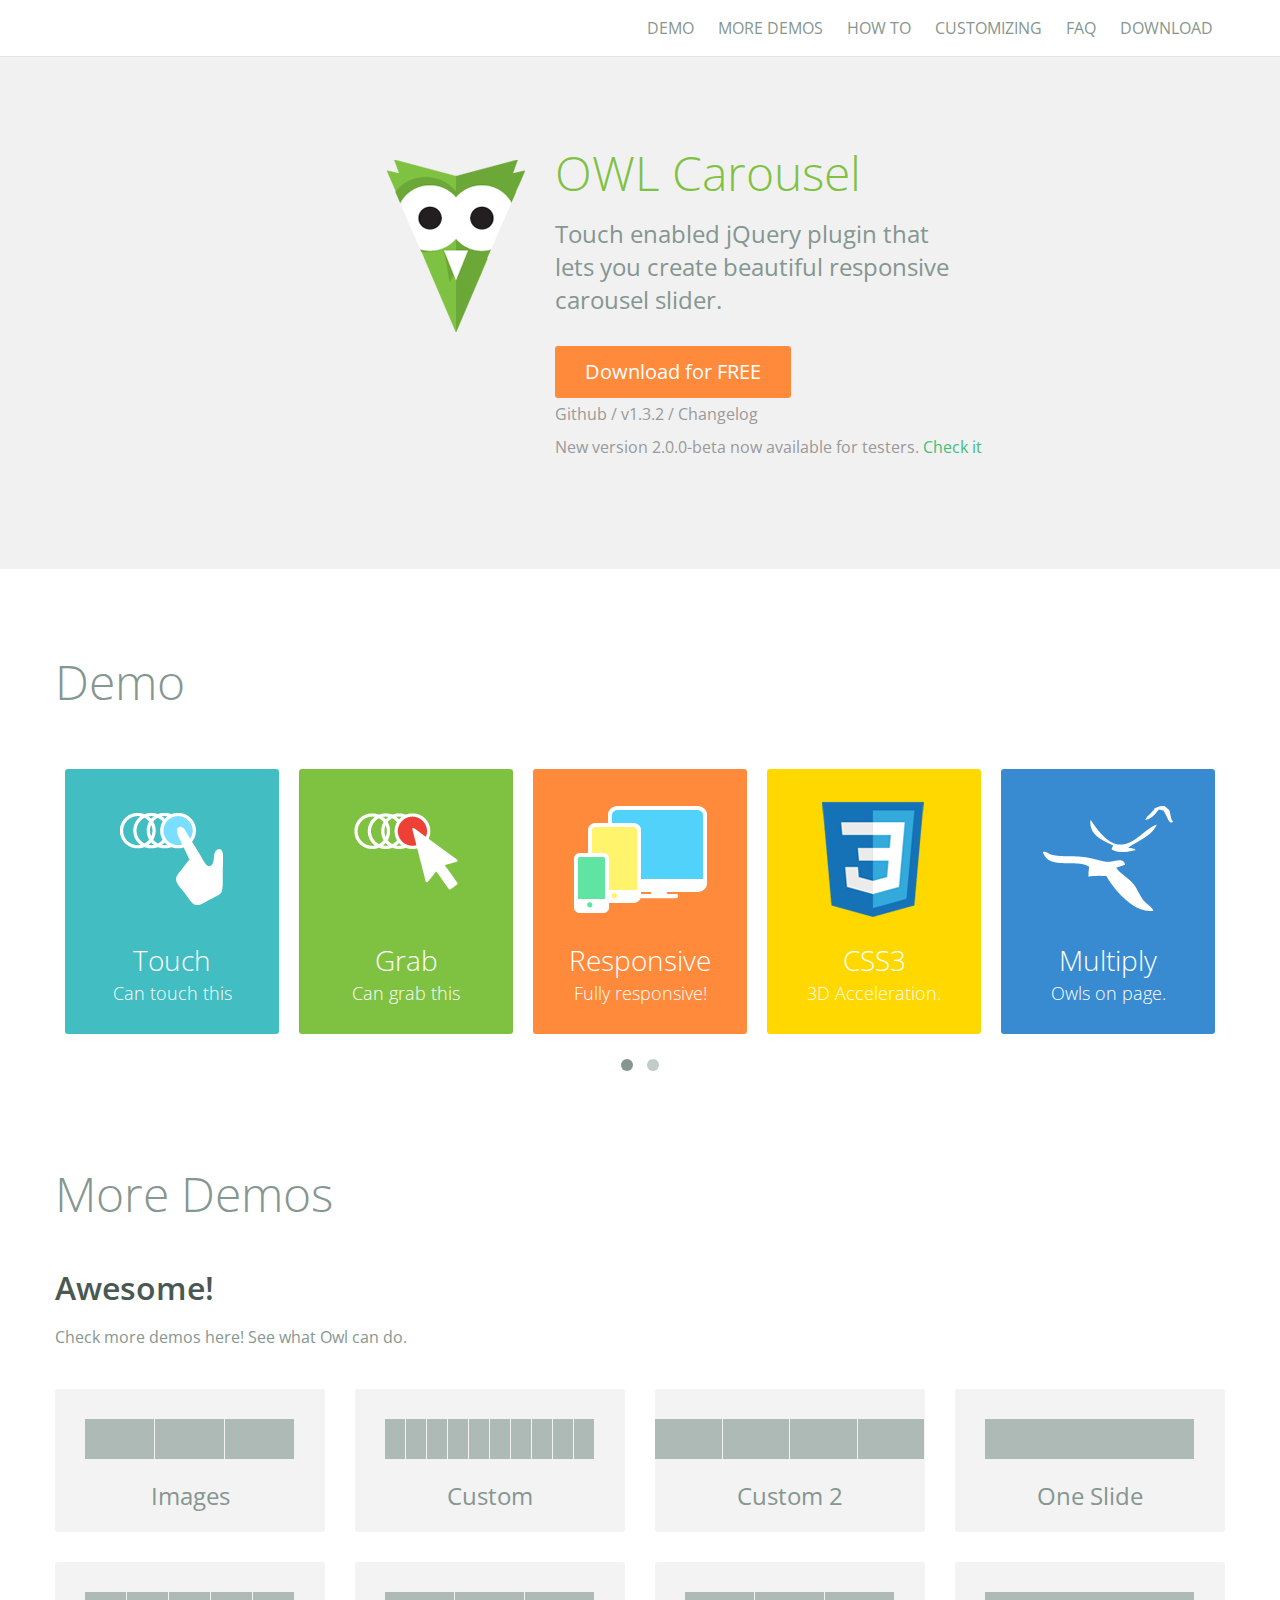
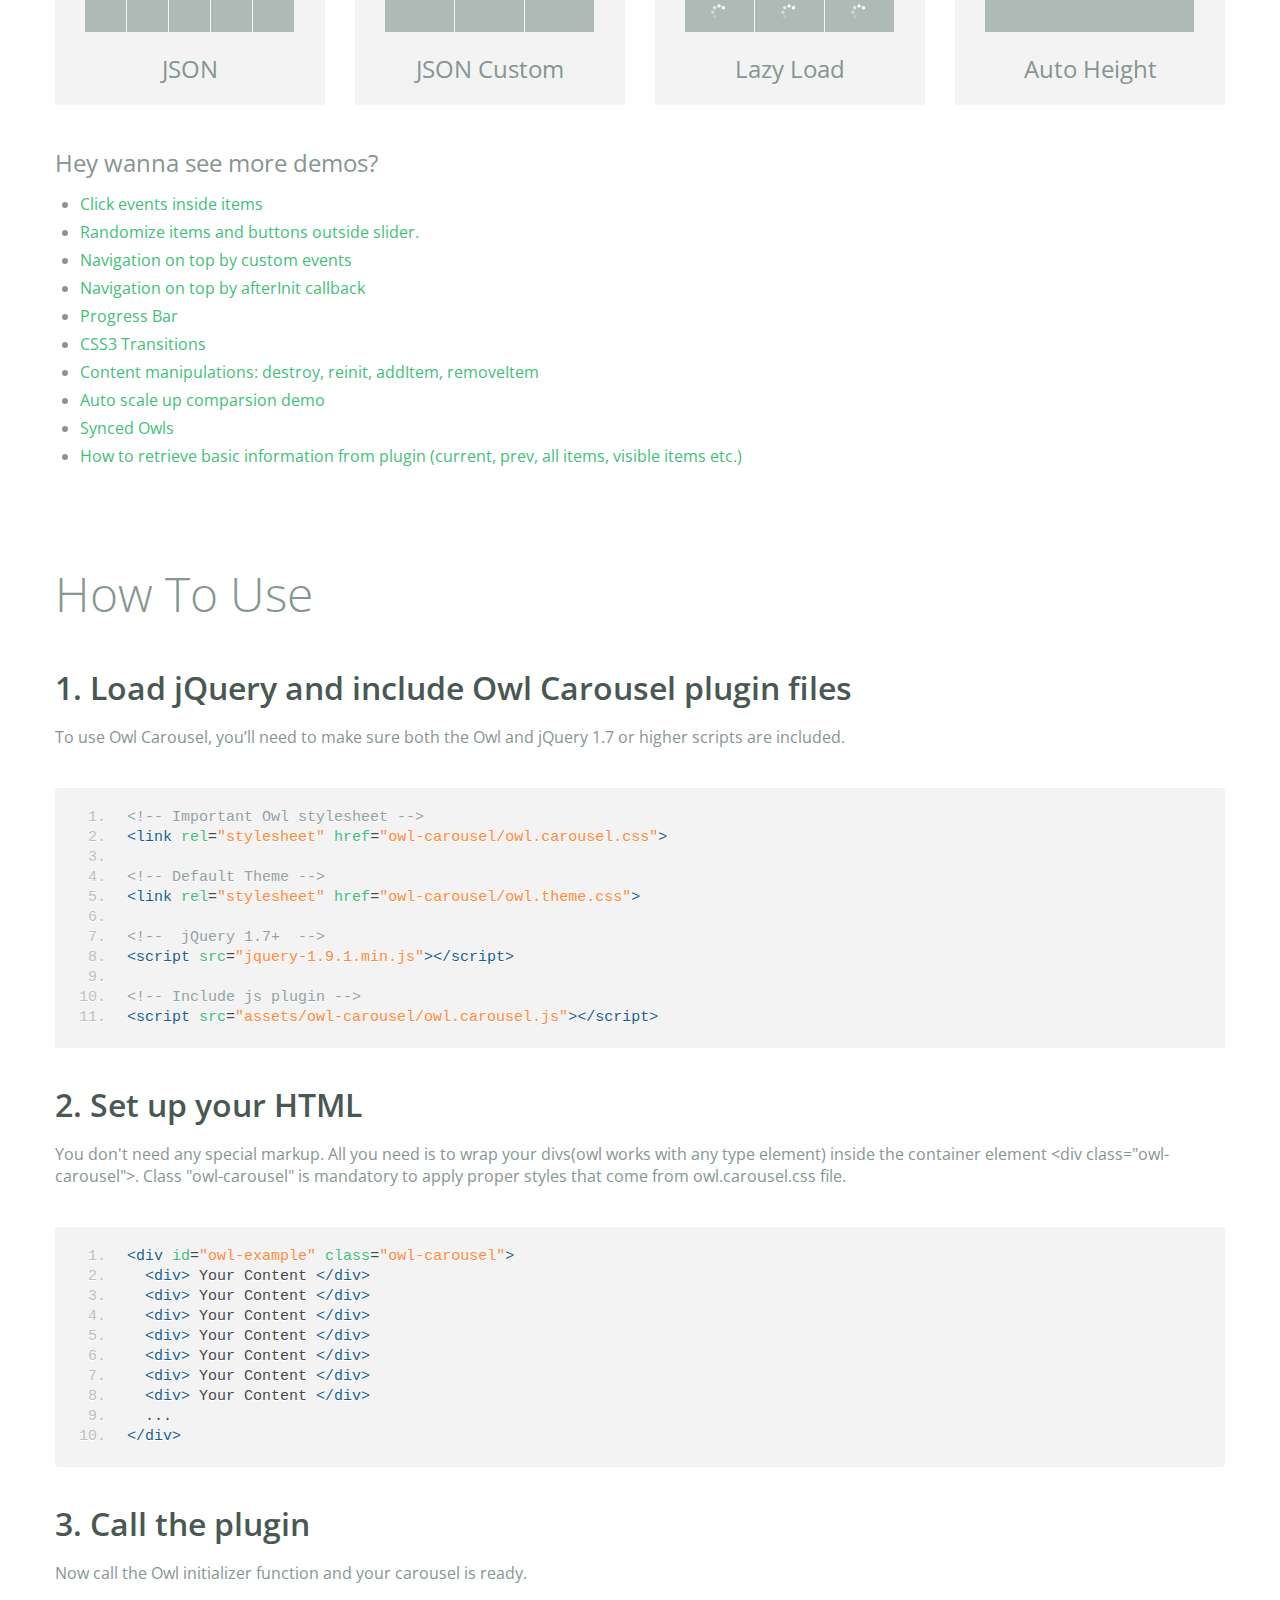
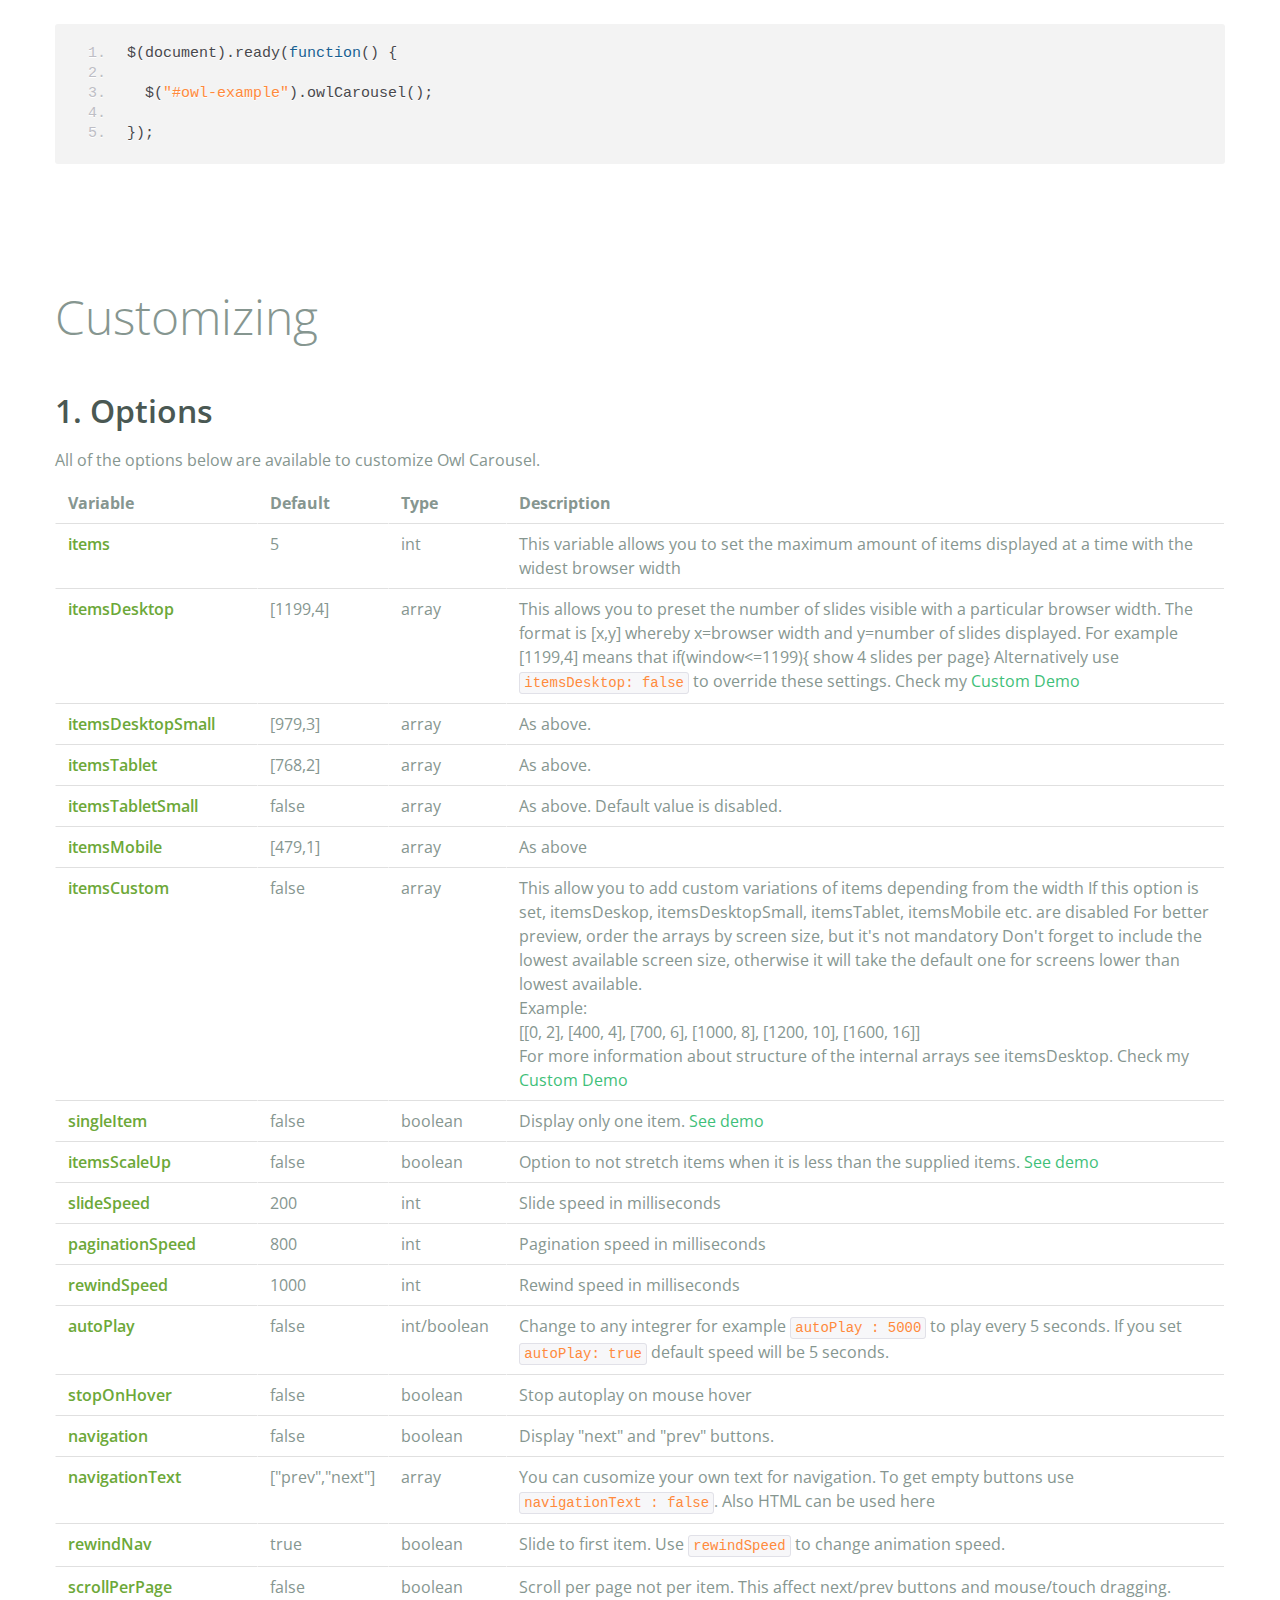
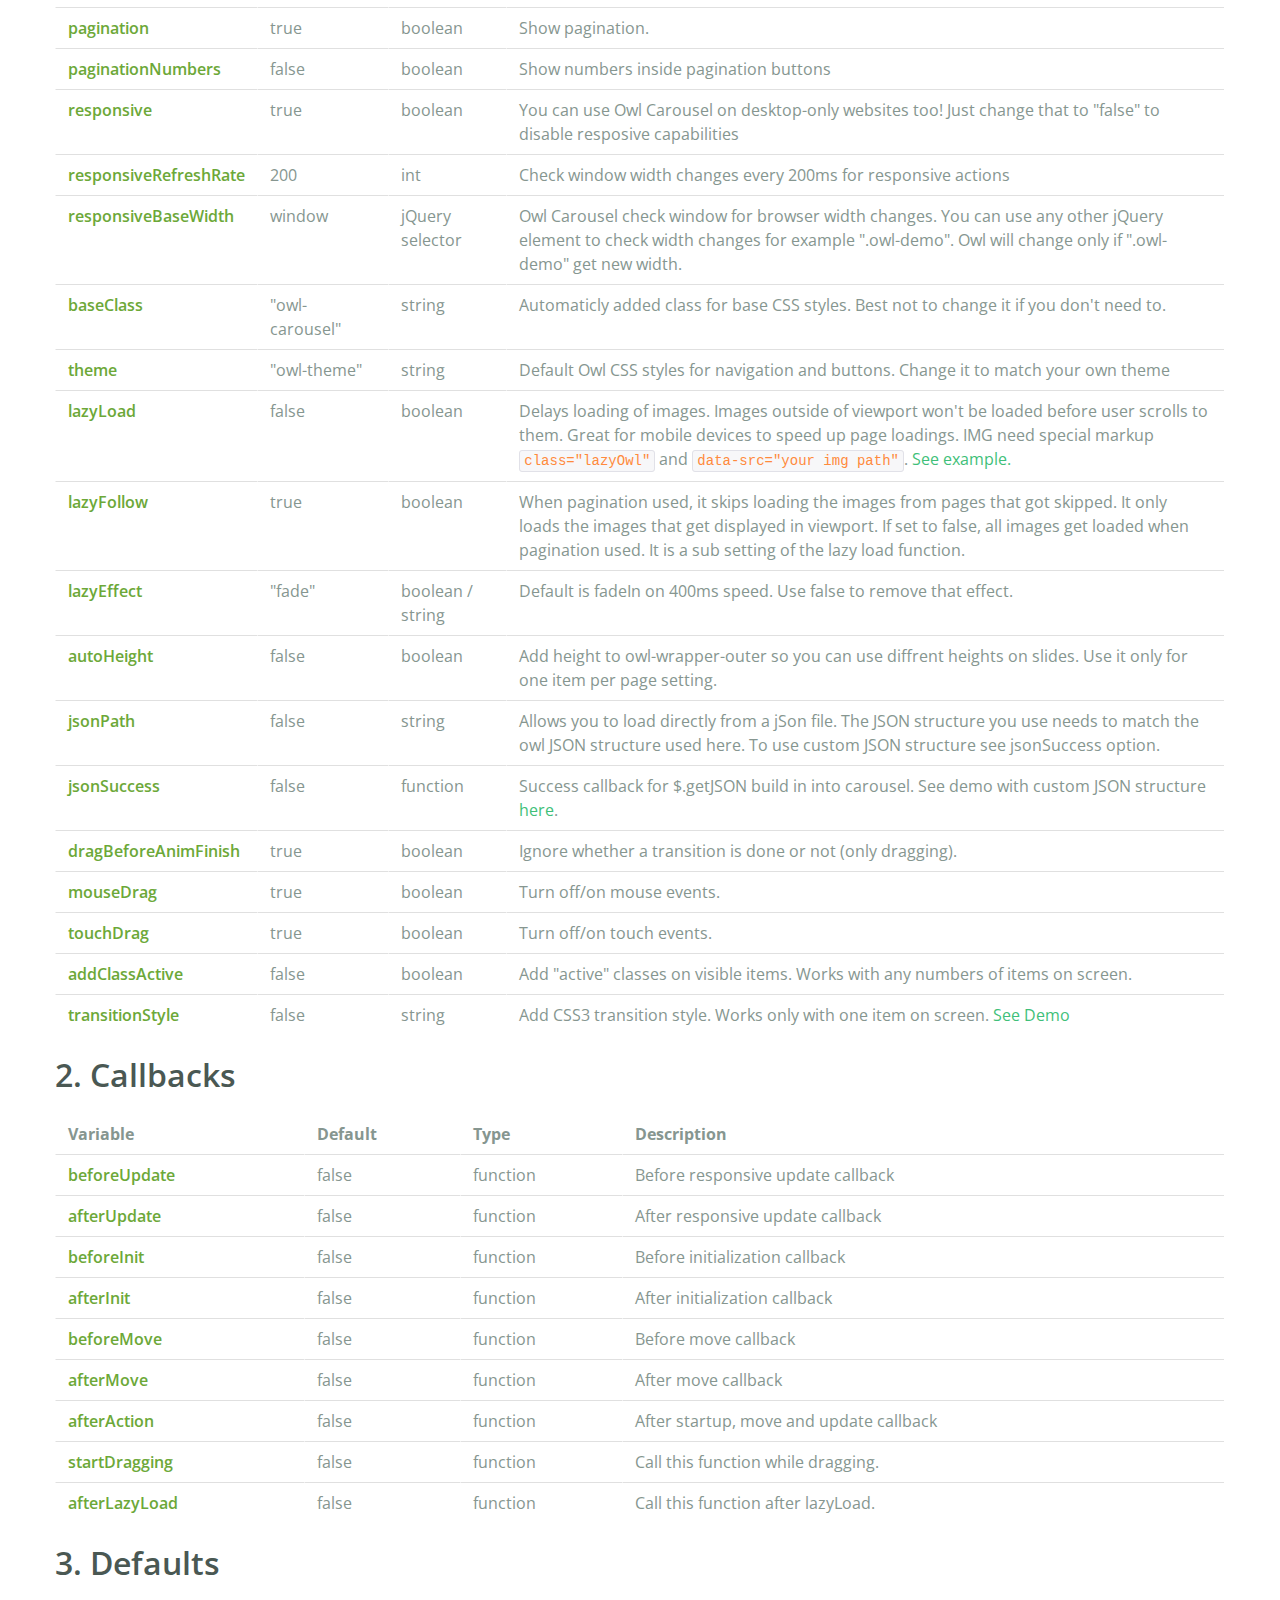
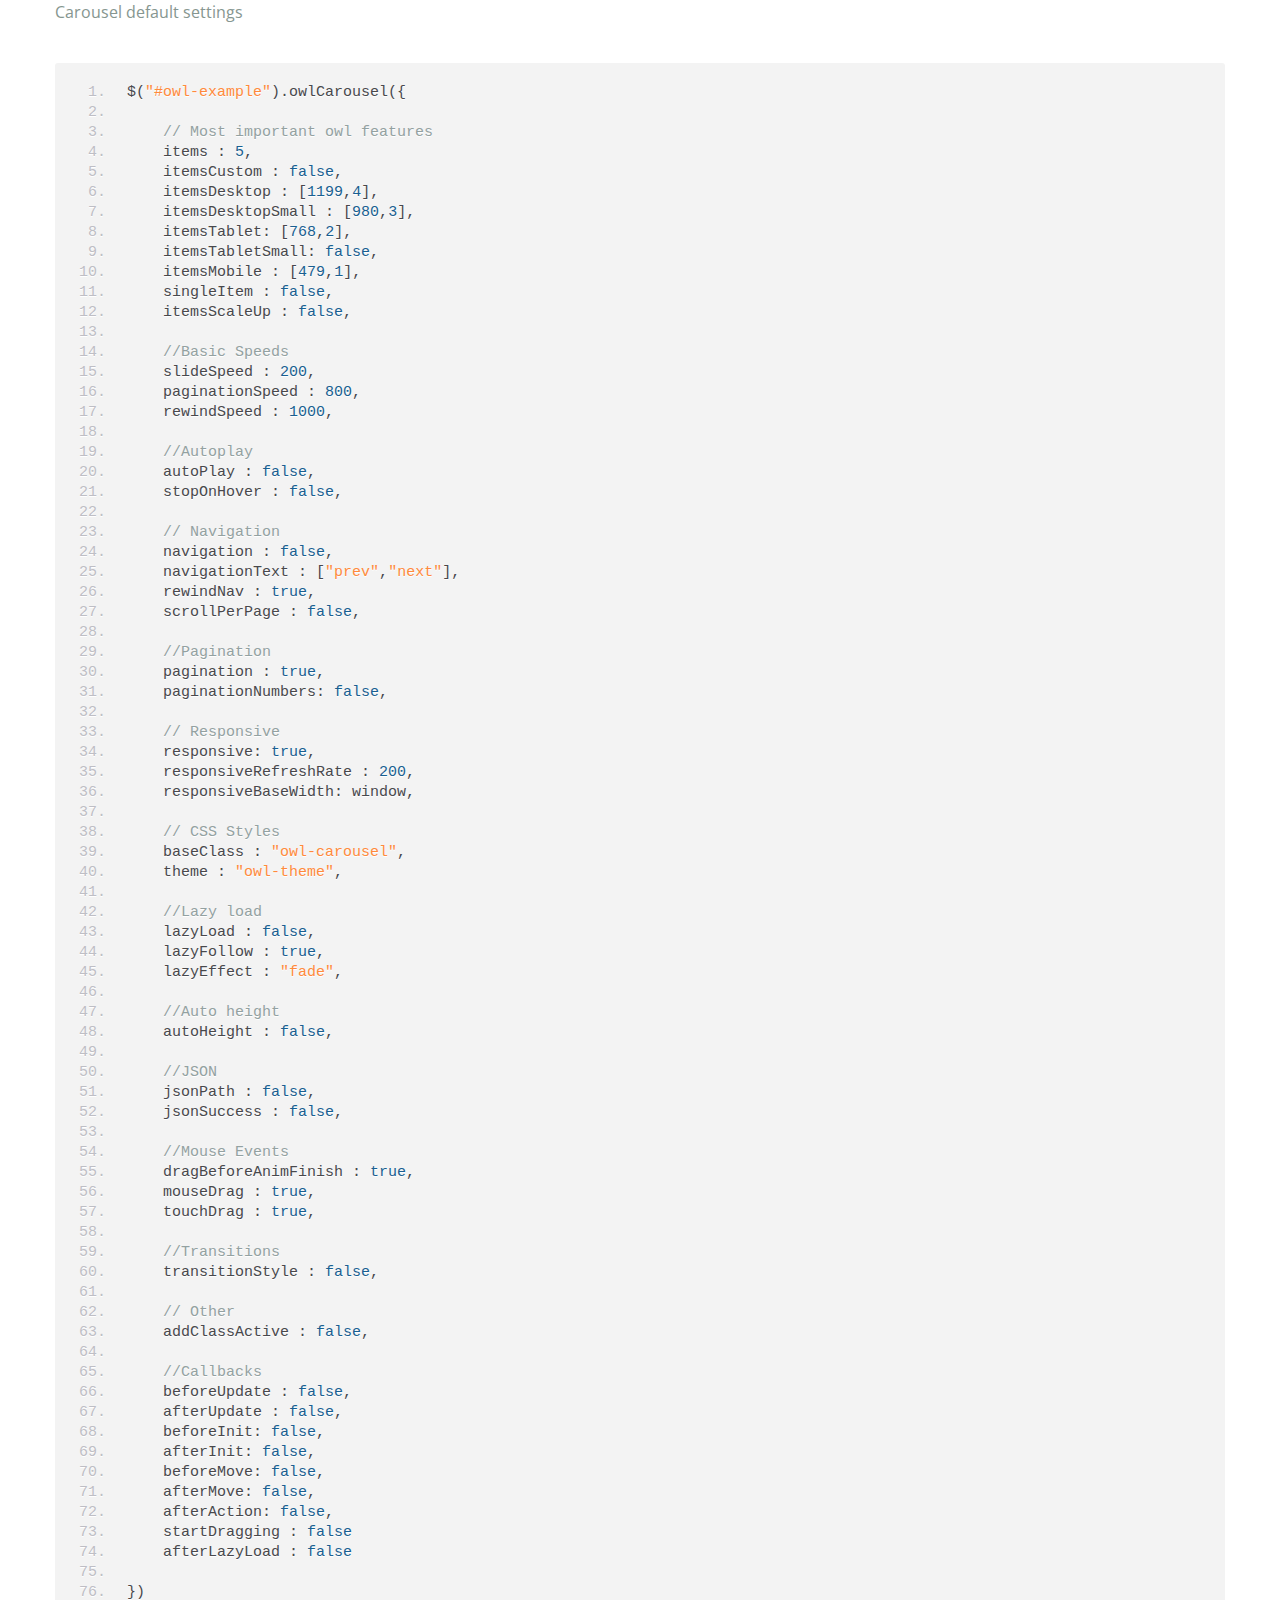
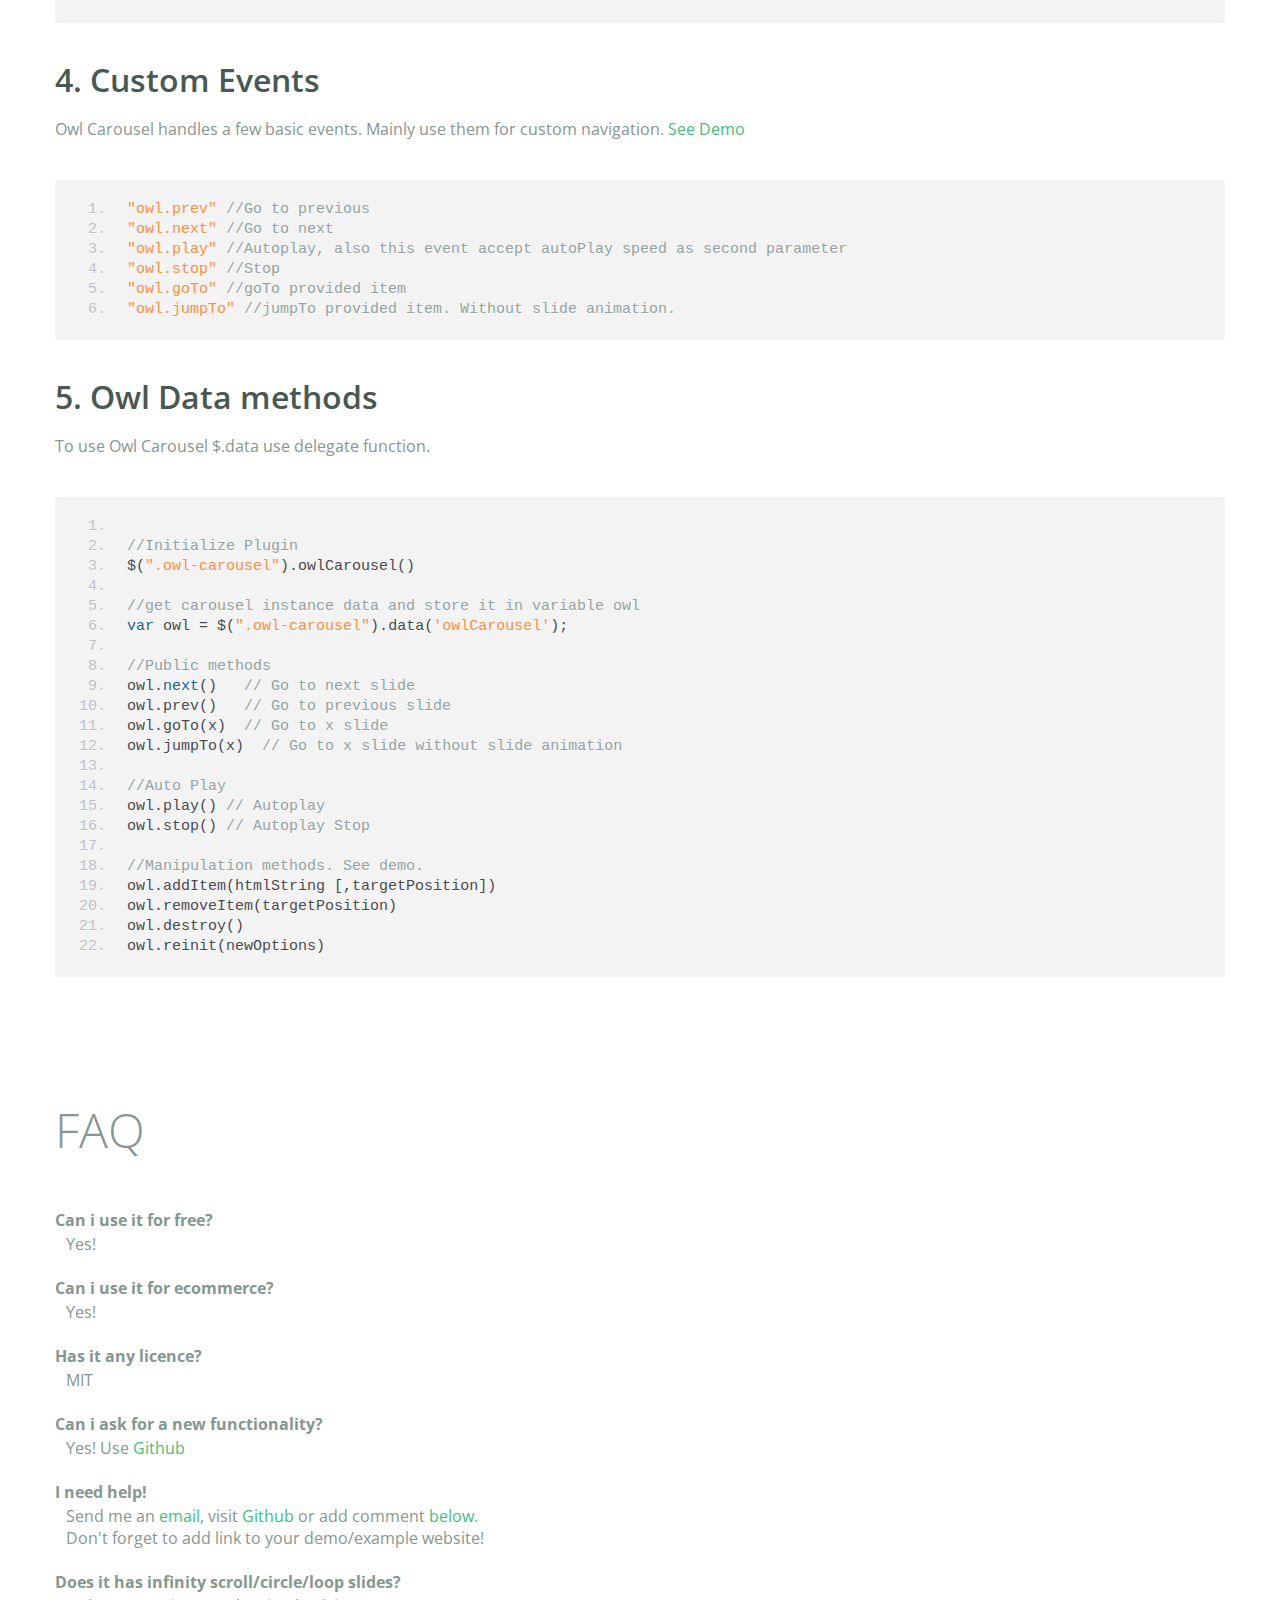
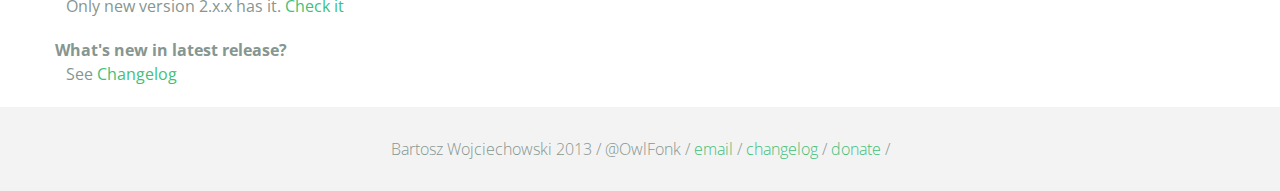
<file: images/Powerful-Customizable-jQuery-Carousel-Slider-OWL-Carousel/index.html>
<!DOCTYPE html>
<html lang="en">
  <head>
    <meta charset="utf-8">
    <title>Owl Carousel</title>
    <meta name="viewport" content="width=device-width, initial-scale=1.0">
    <meta name="description" content="jQuery Responsive Carousel - Owl Carusel">
    <meta name="author" content="Bartosz Wojciechowski">
    <meta name="keywords" content="HTML,CSS,JSON,JavaScript, jQuery, Responsive, Design, Owl, Carousel, Free">

    <link href='http://fonts.googleapis.com/css?family=Open+Sans:400italic,400,300,600,700' rel='stylesheet' type='text/css'>
    <link href="assets/css/bootstrapTheme.css" rel="stylesheet">
    <link href="assets/css/custom.css" rel="stylesheet">

    <!-- Owl Carousel Assets -->
    <link href="owl-carousel/owl.carousel.css" rel="stylesheet">
    <link href="owl-carousel/owl.theme.css" rel="stylesheet">

    <!-- Prettify -->
    <link href="assets/js/google-code-prettify/prettify.css" rel="stylesheet">

    <!-- Le fav and touch icons -->
    <link rel="apple-touch-icon-precomposed" sizes="144x144" href="assets/ico/apple-touch-icon-144-precomposed.png">
    <link rel="apple-touch-icon-precomposed" sizes="114x114" href="assets/ico/apple-touch-icon-114-precomposed.png">
      <link rel="apple-touch-icon-precomposed" sizes="72x72" href="assets/ico/apple-touch-icon-72-precomposed.png">
                    <link rel="apple-touch-icon-precomposed" href="assets/ico/apple-touch-icon-57-precomposed.png">
                                   <link rel="shortcut icon" href="assets/ico/favicon.png">
  </head>
  <body>
      <div id="top-nav" class="navbar navbar-fixed-top">
        <div class="navbar-inner">
          <div class="container">
            <button type="button" class="btn btn-navbar" data-toggle="collapse" data-target=".nav-collapse">
            <span class="icon-bar"></span>
            <span class="icon-bar"></span>
            <span class="icon-bar"></span>
          </button>
            <div class="nav-collapse collapse">
            <ul class="nav pull-right">
              <li><a href="#demo">Demo</a></li>
              <li><a href="#more-demos">More Demos</a></li>
              <li><a href="#how-to">How To</a></li>
              <li><a href="#customizing">Customizing</a></li>
              <li><a href="#faq">FAQ</a></li>
              <li><a href="owl.carousel.zip" class="download" data-spy="affix" data-offset-top="450">Download</a></li>
            </ul>
            </div>
          </div>
        </div>
      </div>

      <div id="header">
        <div class="container">
          <div class="row">
            <div class="span5">
                <img class="logo" src="assets/img/owl-logo.png" alt="Owl Logo">
              </div>
            <div class="span7">
              <h1>OWL Carousel </h1>
              <h3>Touch enabled jQuery plugin that lets you create beautiful responsive carousel slider.</h3>
              <a class="btn btn-success btn-large" href="owl.carousel.zip">Download for FREE</a>
              <p class="muted"><a class="muted" href="https://github.com/OwlFonk/OwlCarousel">Github</a> / v1.3.2 / <a class="muted" href="changelog.html">Changelog</a></p> 
              <p class="muted">New version 2.0.0-beta now available for testers. <a href="http://www.owlgraphic.com/owlcarousel2/">Check it</a></p>
            </div>
          </div>
        </div>
      </div>

      <div id="demo">
        <div class="container">
          <div class="row">
            <div class="span12">
              <h1>Demo</h1>
            </div>
          </div>

          <div class="row">
            <div class="span12">

              <div id="owl-example" class="owl-carousel">

                <div class="item darkCyan">
                  <img src="assets/img/demo-slides/touch.png" alt="Touch">
                    <h3>Touch</h3>
                    <h4>Can touch this</h4>
                </div>
                <div class="item forestGreen">
                  <img src="assets/img/demo-slides/grab.png" alt="Grab">
                    <h3>Grab</h3>
                    <h4>Can grab this</h4>
                </div>
                <div class="item orange">
                  <img src="assets/img/demo-slides/responsive.png" alt="Responsive">
                    <h3>Responsive</h3>
                    <h4>Fully responsive!</h4>
                </div>

                <div class="item yellow">
                  <img src="assets/img/demo-slides/css3.png" alt="CSS3">
                    <h3>CSS3</h3>
                    <h4>3D Acceleration.</h4>
                </div>

                <div class="item dodgerBlue">
                  <img src="assets/img/demo-slides/multi.png" alt="Multi">
                    <h3>Multiply</h3>
                    <h4>Owls on page.</h4>
                </div>

                <div class="item skyBlue">
                  <img src="assets/img/demo-slides/modern.png" alt="Modern Browsers">
                    <h3>Modern</h3>
                    <h4>Browsers Compatibility</h4>
                </div>

                <div class="item zombieGreen">
                  <img src="assets/img/demo-slides/zombie.png" alt="Zombie Browsers - old ones">
                    <h3>Zombie</h3>
                    <h4>Browsers Compatibility</h4>
                </div>

                <div class="item violet">
                  <img src="assets/img/demo-slides/controls.png" alt="Take Control">
                    <h3>Take Control</h3>
                    <h4>The way you like</h4>
                </div>

                <div class="item yellowLight">
                  <img src="assets/img/demo-slides/feather.png" alt="Light">
                    <h3>Light</h3>
                    <h4>As a feather</h4>
                </div>

                <div class="item steelGray">
                  <img src="assets/img/demo-slides/tons.png" alt="Tons of Opotions">
                    <h3>Tons</h3>
                    <h4>of options</h4>
                </div>

              </div>


            </div>
          </div>

        </div>
      </div>

    <div id="more-demos">
      <div class="container">

        <div class="row">
          <div class="span12">
            <h1>More Demos</h1>
            <h2>Awesome!</h2>
            <p>Check more demos here! See what Owl can do.</p>
          </div>
        </div>

        <div class="row demos-row">
          <div class="span3">
            <a href="demos/images.html" class="demo-box">
              <div class="demo-wrapper demo-images clearfix">
                <div class="demo-slide"><div class="bg"></div></div>
                <div class="demo-slide"><div class="bg"></div></div>
                <div class="demo-slide"><div class="bg"></div></div>
              </div>
              <h3>Images</h3>
            </a>
          </div>

          <div class="span3">
            <a href="demos/custom.html" class="demo-box">
              <div class="demo-wrapper demo-custom clearfix">
                <div class="demo-slide"><div class="bg"></div></div>
                <div class="demo-slide"><div class="bg"></div></div>
                <div class="demo-slide"><div class="bg"></div></div>
                <div class="demo-slide"><div class="bg"></div></div>
                <div class="demo-slide"><div class="bg"></div></div>
                <div class="demo-slide"><div class="bg"></div></div>
                <div class="demo-slide"><div class="bg"></div></div>
                <div class="demo-slide"><div class="bg"></div></div>
                <div class="demo-slide"><div class="bg"></div></div>
                <div class="demo-slide"><div class="bg"></div></div>
              </div>
              <h3>Custom</h3>
            </a>
          </div>

          <div class="span3">
            <a href="demos/itemsCustom.html" class="demo-box">
              <div class="demo-wrapper demo-full clearfix">
                <div class="demo-slide"><div class="bg"></div></div>
                <div class="demo-slide"><div class="bg"></div></div>
                <div class="demo-slide"><div class="bg"></div></div>
                <div class="demo-slide"><div class="bg"></div></div>
              </div>
              <h3>Custom 2</h3>
            </a>
          </div>

          <div class="span3">
            <a href="demos/one.html" class="demo-box">
              <div class="demo-wrapper demo-one clearfix">
                <div class="demo-slide"><div class="bg"></div></div>
              </div>
              <h3>One Slide</h3>
            </a>
          </div>

        </div>
        <div class="row demos-row">
          <div class="span3">
            <a href="demos/json.html" class="demo-box">
              <div class="demo-wrapper demo-Json clearfix">
                <div class="demo-slide"><div class="bg"></div></div>
                <div class="demo-slide"><div class="bg"></div></div>
                <div class="demo-slide"><div class="bg"></div></div>
                <div class="demo-slide"><div class="bg"></div></div>
                <div class="demo-slide"><div class="bg"></div></div>
              </div>
              <h3>JSON</h3>
            </a>
          </div>

          <div class="span3">
            <a href="demos/customJson.html" class="demo-box">
              <div class="demo-wrapper demo-Json-custom clearfix">
                <div class="demo-slide"><div class="bg"></div></div>
                <div class="demo-slide"><div class="bg"></div></div>
                <div class="demo-slide"><div class="bg"></div></div>
              </div>
              <h3>JSON Custom</h3>
            </a>
          </div>

          <div class="span3">
            <a href="demos/lazyLoad.html" class="demo-box">
              <div class="demo-wrapper demo-lazy clearfix">
                <div class="demo-slide"><div class="bg"></div></div>
                <div class="demo-slide"><div class="bg"></div></div>
                <div class="demo-slide"><div class="bg"></div></div>
              </div>
              <h3>Lazy Load</h3>
            </a>
          </div>

          <div class="span3">
            <a href="demos/autoHeight.html" class="demo-box">
              <div class="demo-wrapper demo-height clearfix">
                <div class="demo-slide"><div class="bg"></div></div>
              </div>
              <h3>Auto Height</h3>
            </a>
          </div>

          
        </div>

        <div class="row">
          <div class="span12">
            <h3>Hey wanna see more demos?</h3>
            <ul>
              <li>
                <a href="demos/click.html">Click events inside items</a>
              </li>
              <li>
                <a href="demos/randomOrder.html">Randomize items and buttons outside slider.</a>
              </li>
              <li>
                <a href="demos/navOnTop.html">Navigation on top by custom events</a>
              </li>
              <li>
                <a href="demos/navOnTop2.html">Navigation on top by afterInit callback</a>
              </li>
              <li>
                <a href="demos/progressBar.html">Progress Bar</a>
              </li>
              <li>
                <a href="demos/transitions.html">CSS3 Transitions</a>
              </li>
              <li>
                <a href="demos/manipulations.html">Content manipulations: destroy, reinit, addItem, removeItem</a>
              </li>
              <li>
                <a href="demos/scaleup.html">Auto scale up comparsion demo</a>
              </li>
              <li>
                <a href="demos/sync.html">Synced Owls</a>
              </li>
              <li>
                <a href="demos/owlStatus.html">How to retrieve basic information from plugin (current, prev, all items, visible items etc.)</a>
              </li>
            </ul>
            
          </div>
        </div>


      </div>
    </div>

    <div id="how-to">
      <div class="container">
        <div class="row">
          <div class="span12">
            <h1>How To Use</h1>
            <h2>1. Load jQuery and include Owl Carousel plugin files</h2>
            <p>To use Owl Carousel, you’ll need to make sure both the Owl and jQuery 1.7 or higher scripts are included.</p>
<pre class="pre-show prettyprint linenums">
&lt;!-- Important Owl stylesheet --&gt;
&lt;link rel="stylesheet" href="owl-carousel/owl.carousel.css"&gt;

&lt;!-- Default Theme --&gt;
&lt;link rel="stylesheet" href="owl-carousel/owl.theme.css"&gt;

&lt;!--  jQuery 1.7+  --&gt;
&lt;script src="jquery-1.9.1.min.js"&gt;&lt;/script&gt;

&lt;!-- Include js plugin --&gt;
&lt;script src="assets/owl-carousel/owl.carousel.js"&gt;&lt;/script&gt;
</pre>
          <h2>2. Set up your HTML</h2>
          <p>You don't need any special markup. All you need is to wrap your divs(owl works with any type element) inside the container element &lt;div class="owl-carousel"&gt;. Class "owl-carousel" is mandatory to apply proper styles that come from owl.carousel.css file.</p>
<pre class="pre-show prettyprint linenums">
&lt;div id="owl-example" class="owl-carousel"&gt;
  &lt;div&gt; Your Content &lt;/div&gt;
  &lt;div&gt; Your Content &lt;/div&gt;
  &lt;div&gt; Your Content &lt;/div&gt;
  &lt;div&gt; Your Content &lt;/div&gt;
  &lt;div&gt; Your Content &lt;/div&gt;
  &lt;div&gt; Your Content &lt;/div&gt;
  &lt;div&gt; Your Content &lt;/div&gt;
  ...
&lt;/div>
</pre>    
          <h2>3. Call the plugin</h2>
          <p>Now call the Owl initializer function and your carousel is ready.</p>
<pre class="pre-show prettyprint linenums">
$(document).ready(function() {

  $("#owl-example").owlCarousel();

});
</pre>  
          </div>
        </div>
      </div>
    </div>


    <div id="customizing">
      <div class="container">
        <div class="row">
          <div class="span12">
            <h1>Customizing</h1>
            <h2>1. Options</h2>
            <p>All of the options below are available to customize Owl Carousel.</p> 
            <table class="table hp-table table-bordered table-striped">
              <thead>
                <tr>
                  <th>Variable</th>
                  <th>Default</th>
                  <th>Type</th>
                  <th>Description</th>
                </tr>
              </thead>
              <tbody>
                <tr>
                  <td><span class="text-emp">items</span></td>
                  <td>5</td>
                  <td>int</td>
                  <td>This variable allows you to set the maximum amount of items displayed at a time with the widest browser width</td>
                </tr>
                 <tr>
                  <td><span class="text-emp">itemsDesktop</span></td>
                  <td>[1199,4]</td>
                  <td>array</td>
                  <td>This allows you to preset the number of slides visible with a particular browser width. The format is [x,y] whereby x=browser width and y=number of slides displayed. For example [1199,4] means that if(window&lt;=1199){ show 4 slides per page}
                    Alternatively use <code>itemsDesktop: false</code> to override these settings. Check my <a href="demos/custom.html">Custom Demo</a></td>
                </tr>
                <tr>
                  <td><span class="text-emp">itemsDesktopSmall</span></td>
                  <td>[979,3]</td>
                  <td>array</td>
                  <td>As above.</td>
                </tr>
                <tr>
                  <td><span class="text-emp">itemsTablet</span></td>
                  <td>[768,2]</td>
                  <td>array</td>
                  <td>As above.</td>
                </tr>
                <tr>
                  <td><span class="text-emp">itemsTabletSmall</span></td>
                  <td>false</td>
                  <td>array</td>
                  <td>As above. Default value is disabled.</td>
                </tr>
                <tr>
                  <td><span class="text-emp">itemsMobile</span></td>
                  <td>[479,1]</td>
                  <td>array</td>
                  <td>As above</td>
                </tr>
                <tr>
                  <td><span class="text-emp">itemsCustom</span></td>
                  <td>false</td>
                  <td>array</td>
                  <td>
                    This allow you to add custom variations of items depending from the width
                    If this option is set, itemsDeskop, itemsDesktopSmall, itemsTablet, itemsMobile etc. are disabled
                    For better preview, order the arrays by screen size, but it's not mandatory
                    Don't forget to include the lowest available screen size, otherwise it will take the default one for screens lower than lowest available.
                    <br />Example:<br /> [[0, 2], [400, 4], [700, 6], [1000, 8], [1200, 10], [1600, 16]]<br />
                    For more information about structure of the internal arrays see itemsDesktop. Check my <a href="demos/custom.html">Custom Demo</a></td>
                </tr>
                <tr>
                  <td><span class="text-emp">singleItem</span></td>
                  <td>false</td>
                  <td>boolean</td>
                  <td>Display only one item. <a href="demos/one.html">See demo</a></td>
                </tr>
                <tr>
                  <td><span class="text-emp">itemsScaleUp</span></td>
                  <td>false</td>
                  <td>boolean</td>
                  <td>Option to not stretch items when it is less than the supplied items. <a href="demos/scaleup.html">See demo</a></td>
                </tr>
                <tr>
                  <td><span class="text-emp">slideSpeed</span></td>
                  <td>200</td>
                  <td>int</td>
                  <td>Slide speed in milliseconds</td>
                </tr>
                <tr>
                  <td><span class="text-emp">paginationSpeed</span></td>
                  <td>800</td>
                  <td>int</td>
                  <td>Pagination speed in milliseconds</td>
                </tr>
                <tr>
                  <td><span class="text-emp">rewindSpeed</span></td>
                  <td>1000</td>
                  <td>int</td>
                  <td>Rewind speed in milliseconds</td>
                </tr>
                <tr>
                  <td><span class="text-emp">autoPlay</span></td>
                  <td>false</td>
                  <td>int/boolean</td>
                  <td>Change to any integrer for example <code>autoPlay : 5000</code> to play every 5 seconds. If you set <code>autoPlay: true</code> default speed will be 5 seconds.</td>
                </tr>
                <tr>
                <tr>
                  <td><span class="text-emp">stopOnHover</span></td>
                  <td>false</td>
                  <td>boolean</td>
                  <td>Stop autoplay on mouse hover</td>
                </tr>
                <tr>
                <tr>
                  <td><span class="text-emp">navigation</span></td>
                  <td>false</td>
                  <td>boolean</td>
                  <td>Display "next" and "prev" buttons.</td>
                </tr>
                <tr>
                  <td><span class="text-emp">navigationText</span></td>
                  <td>["prev","next"]</td>
                  <td>array</td>
                  <td>You can cusomize your own text for navigation. To get empty buttons use <code>navigationText : false</code>. Also HTML can be used here</td>
                </tr>
                <tr>
                  <td><span class="text-emp">rewindNav</span></td>
                  <td>true</td>
                  <td>boolean</td>
                  <td>Slide to first item. Use <code>rewindSpeed</code> to change animation speed. </td>
                </tr>
                <tr>
                  <td><span class="text-emp">scrollPerPage</span></td>
                  <td>false</td>
                  <td>boolean</td>
                  <td>Scroll per page not per item. This affect next/prev buttons and mouse/touch dragging.</td>
                </tr>
                <tr>
                  <td><span class="text-emp">pagination</span></td>
                  <td>true</td>
                  <td>boolean</td>
                  <td>Show pagination.</td>
                </tr>
                <tr>
                  <td><span class="text-emp">paginationNumbers</span></td>
                  <td>false</td>
                  <td>boolean</td>
                  <td>Show numbers inside pagination buttons</td>
                </tr>
                <tr>
                  <td><span class="text-emp">responsive</span></td>
                  <td>true</td>
                  <td>boolean</td>
                  <td>You can use Owl Carousel on desktop-only websites too! Just change that to "false" to disable resposive capabilities</td>
                </tr>
                <tr>
                  <td><span class="text-emp">responsiveRefreshRate</span></td>
                  <td>200</td>
                  <td>int</td>
                  <td>Check window width changes every 200ms for responsive actions</td>
                </tr>
                <tr>
                  <td><span class="text-emp">responsiveBaseWidth</span></td>
                  <td>window</td>
                  <td>jQuery selector</td>
                  <td>Owl Carousel check window for browser width changes. You can use any other jQuery element to check width changes for example ".owl-demo". Owl will change only if ".owl-demo" get new width.</td>
                </tr>
                <tr>
                  <td><span class="text-emp">baseClass</span></td>
                  <td>"owl-carousel"</td>
                  <td>string</td>
                  <td>Automaticly added class for base CSS styles. Best not to change it if you don't need to.</td>
                </tr>
                <tr>
                  <td><span class="text-emp">theme</span></td>
                  <td>"owl-theme"</td>
                  <td>string</td>
                  <td>Default Owl CSS styles for navigation and buttons. Change it to match your own theme</td>
                </tr>
                <tr>
                  <td><span class="text-emp">lazyLoad</span></td>
                  <td>false</td>
                  <td>boolean</td>
                  <td>Delays loading of images. Images outside of viewport won't be loaded before user scrolls to them. Great for mobile devices to speed up page loadings. IMG need special markup <code>class="lazyOwl"</code> and <code>data-src="your img path"</code>. <a href="demos/lazyLoad.html">See example.</a></td>
                </tr>
                <tr>
                  <td><span class="text-emp">lazyFollow</span></td>
                  <td>true</td>
                  <td>boolean</td>
                  <td>When pagination used, it skips loading the images from pages that got skipped. It only loads the images that get displayed in viewport. If set to false, all images get loaded when pagination used. It is a sub setting of the lazy load function.</td>
                </tr>
                <tr>
                  <td><span class="text-emp">lazyEffect</span></td>
                  <td>"fade"</td>
                  <td>boolean / string</td>
                  <td>Default is fadeIn on 400ms speed. Use false to remove that effect.</td>
                </tr>
                <tr>
                  <td><span class="text-emp">autoHeight</span></td>
                  <td>false</td>
                  <td>boolean</td>
                  <td>Add height to owl-wrapper-outer so you can use diffrent heights on slides. Use it only for one item per page setting.</td>
                </tr>
                <tr>
                  <td><span class="text-emp">jsonPath</span></td>
                  <td>false</td>
                  <td>string</td>
                  <td>Allows you to load directly from a jSon file. The JSON structure you use needs to match the owl JSON structure used here. To use custom JSON structure see jsonSuccess option.</td>
                </tr>
                <tr>
                  <td><span class="text-emp">jsonSuccess</span></td>
                  <td>false</td>
                  <td>function</td>
                  <td>Success callback for $.getJSON build in into carousel. See demo with custom JSON structure <a href="demos/customJson.html">here</a>. </td>
                </tr>
                <tr>
                  <td><span class="text-emp">dragBeforeAnimFinish</span></td>
                  <td>true</td>
                  <td>boolean</td>
                  <td>Ignore whether a transition is done or not (only dragging).</td>
                </tr>
                <tr>
                  <td><span class="text-emp">mouseDrag</span></td>
                  <td>true</td>
                  <td>boolean</td>
                  <td>Turn off/on mouse events.</td>
                </tr>
                <tr>
                  <td><span class="text-emp">touchDrag</span></td>
                  <td>true</td>
                  <td>boolean</td>
                  <td>Turn off/on touch events.</td>
                </tr>
                <tr>
                  <td><span class="text-emp">addClassActive</span></td>
                  <td>false</td>
                  <td>boolean</td>
                  <td>Add "active" classes on visible items. Works with any numbers of items on screen.</td>
                </tr>
                <tr>
                  <td><span class="text-emp">transitionStyle</span></td>
                  <td>false</td>
                  <td>string</td>
                  <td>Add CSS3 transition style. Works only with one item on screen. <a href="demos/transitions.html">See Demo</a></td>
                </tr>
              </tbody>
            </table>
            <h2>2. Callbacks</h2>
            <table class="table hp-table table-bordered table-striped">
              <thead>
                <tr>
                  <th>Variable</th>
                  <th>Default</th>
                  <th>Type</th>
                  <th>Description</th>
                </tr>
              </thead>
              <tbody>
                <tr>
                  <td><span class="text-emp">beforeUpdate</span></td>
                  <td>false</td>
                  <td>function</td>
                  <td>Before responsive update callback</td>
                </tr>
                <tr>
                  <td><span class="text-emp">afterUpdate</span></td>
                  <td>false</td>
                  <td>function</td>
                  <td>After responsive update callback</td>
                </tr>
                <tr>
                  <td><span class="text-emp">beforeInit</span></td>
                  <td>false</td>
                  <td>function</td>
                  <td>Before initialization callback</td>
                </tr>
                <tr>
                  <td><span class="text-emp">afterInit</span></td>
                  <td>false</td>
                  <td>function</td>
                  <td>After initialization callback</td>
                </tr>
                <tr>
                  <td><span class="text-emp">beforeMove</span></td>
                  <td>false</td>
                  <td>function</td>
                  <td>Before move callback</td>
                </tr>
                <tr>
                  <td><span class="text-emp">afterMove</span></td>
                  <td>false</td>
                  <td>function</td>
                  <td>After move callback</td>
                </tr>
                <tr>
                  <td><span class="text-emp">afterAction</span></td>
                  <td>false</td>
                  <td>function</td>
                  <td>After startup, move and update callback</td>
                </tr>
                <tr>
                  <td><span class="text-emp">startDragging</span></td>
                  <td>false</td>
                  <td>function</td>
                  <td>Call this function while dragging.</td>
                </tr>
                <tr>
                  <td><span class="text-emp">afterLazyLoad</span></td>
                  <td>false</td>
                  <td>function</td>
                  <td>Call this function after lazyLoad.</td>
                </tr>
              </tbody>
            </table>

              <h2>3. Defaults</h2>
              <p>Carousel default settings</p>
<pre class="pre-show prettyprint linenums">
$("#owl-example").owlCarousel({

    // Most important owl features
    items : 5,
    itemsCustom : false,
    itemsDesktop : [1199,4],
    itemsDesktopSmall : [980,3],
    itemsTablet: [768,2],
    itemsTabletSmall: false,
    itemsMobile : [479,1],
    singleItem : false,
    itemsScaleUp : false,

    //Basic Speeds
    slideSpeed : 200,
    paginationSpeed : 800,
    rewindSpeed : 1000,

    //Autoplay
    autoPlay : false,
    stopOnHover : false,

    // Navigation
    navigation : false,
    navigationText : ["prev","next"],
    rewindNav : true,
    scrollPerPage : false,

    //Pagination
    pagination : true,
    paginationNumbers: false,

    // Responsive 
    responsive: true,
    responsiveRefreshRate : 200,
    responsiveBaseWidth: window,

    // CSS Styles
    baseClass : "owl-carousel",
    theme : "owl-theme",

    //Lazy load
    lazyLoad : false,
    lazyFollow : true,
    lazyEffect : "fade",

    //Auto height
    autoHeight : false,

    //JSON 
    jsonPath : false, 
    jsonSuccess : false,

    //Mouse Events
    dragBeforeAnimFinish : true,
    mouseDrag : true,
    touchDrag : true,

    //Transitions
    transitionStyle : false,

    // Other
    addClassActive : false,

    //Callbacks
    beforeUpdate : false,
    afterUpdate : false,
    beforeInit: false, 
    afterInit: false, 
    beforeMove: false, 
    afterMove: false,
    afterAction: false,
    startDragging : false
    afterLazyLoad : false

})
</pre>
              <h2>4. Custom Events</h2>
              <p>Owl Carousel handles a few basic events. Mainly use them for custom navigation. <a href="demos/custom.html">See Demo</a></p>

<pre class="pre-show prettyprint linenums">
"owl.prev" //Go to previous
"owl.next" //Go to next
"owl.play" //Autoplay, also this event accept autoPlay speed as second parameter
"owl.stop" //Stop
"owl.goTo" //goTo provided item
"owl.jumpTo" //jumpTo provided item. Without slide animation.
</pre>

              <h2>5. Owl Data methods</h2>
              <p>To use Owl Carousel $.data use delegate function.</p>
              
<pre class="pre-show prettyprint linenums">

//Initialize Plugin
$(".owl-carousel").owlCarousel()

//get carousel instance data and store it in variable owl
var owl = $(".owl-carousel").data('owlCarousel');

//Public methods
owl.next()   // Go to next slide
owl.prev()   // Go to previous slide
owl.goTo(x)  // Go to x slide
owl.jumpTo(x)  // Go to x slide without slide animation

//Auto Play
owl.play() // Autoplay
owl.stop() // Autoplay Stop

//Manipulation methods. <a href="demos/manipulations.html">See demo.</a>
owl.addItem(htmlString [,targetPosition])
owl.removeItem(targetPosition)
owl.destroy()
owl.reinit(newOptions)
</pre>
          </div>
        </div>
      </div>
    </div>

    <div id="faq" class="container">
      <div class="row">
        <div class="span12">
          <h1>FAQ</h1>
          <dl>
            <dt>Can i use it for free?</dt>
            <dd>Yes!</dd>
            <dt>Can i use it for ecommerce?</dt>
            <dd>Yes!</dd>
            <dt>Has it any licence?</dt>
            <dd>MIT</dd>
            <dt>Can i ask for a new functionality?</dt>
            <dd>Yes! Use <a href="https://github.com/OwlFonk/OwlCarousel">Github</a></dd>
            <dt>I need help!</dt>
            <dd>Send me an <a href="mailto:owl@owlgraphic.com?subject=Hey Owl! I need help">email</a>, visit <a href="https://github.com/OwlFonk/OwlCarousel">Github</a> or add comment <a href="#disqus">below.</a><br>Don't forget to add link to your demo/example website!</dd>
            <dt>Does it has infinity scroll/circle/loop slides?</dt>
            <dd>Only new version 2.x.x has it. <a href="http://www.owlgraphic.com/owlcarousel2/">Check it</a></dd>
            <dt>What's new in latest release?</dt>
            <dd>See <a href="changelog.html">Changelog</a></dd>
          </dl>
        </div>
      </div>
    </div>

    <div class="container disqus">
        <div class="row">
          <div class="span12">
            <h1>Disqus</h1>

    <div id="disqus_thread"></div>
    <noscript>Please enable JavaScript to view the <a href="http://disqus.com/?ref_noscript">comments powered by Disqus.</a></noscript>
    <a href="http://disqus.com" class="dsq-brlink">comments powered by <span class="logo-disqus">Disqus</span></a>
      </div>
    </div>
  </div>

    <div id="footer">
      <div class="container">
        <div class="row">
          <div class="span12">
            <h5>Bartosz Wojciechowski 2013 / @OwlFonk / 
            <a href="mailto:owl@owlgraphic.com?subject=Hey Owl!">email</a> / 
            <a href="changelog.html">changelog</a> /
            <a href="https://www.paypal.com/cgi-bin/webscr?cmd=_s-xclick&hosted_button_id=EFSGXZS7V2U9N">donate</a> / 
            <a href="https://twitter.com/share" class="twitter-share-button" data-url="http://owlgraphic.com/owlcarousel/" data-text="Awesome jQuery Owl Carousel Responsive Plugin" data-via="OwlFonk" data-count="none" data-hashtags="owlcarousel"></a>
            <script>
            var owldomain = window.location.hostname.indexOf("owlgraphic");
            if(owldomain !== -1){
              !function(d,s,id){var js,fjs=d.getElementsByTagName(s)[0],p=/^http:/.test(d.location)?'http':'https';if(!d.getElementById(id)){js=d.createElement(s);js.id=id;js.src=p+'://platform.twitter.com/widgets.js';fjs.parentNode.insertBefore(js,fjs);}}(document, 'script', 'twitter-wjs');
            }
            </script>
            </h5>
          </div>
        </div>
      </div>
    </div>


    <script src="assets/js/jquery-1.9.1.min.js"></script>
    <script src="owl-carousel/owl.carousel.min.js"></script>

    <!-- Frontpage Demo -->
    <script>

    $(document).ready(function($) {
      $("#owl-example").owlCarousel();
    });


    $("body").data("page", "frontpage");

    </script>
    <script src="assets/js/bootstrap-collapse.js"></script>
    <script src="assets/js/bootstrap-transition.js"></script>

    <script src="assets/js/google-code-prettify/prettify.js"></script>
	  <script src="assets/js/application.js"></script>

    <script type="text/javascript">
    jQuery(function($){
      var disqus_loaded = false;
      var top = $("#faq").offset().top; 
      var owldomain = window.location.hostname.indexOf("owlgraphic");
      var comments = window.location.href.indexOf("comment");

      if(owldomain !== -1){
        function check(){
          if ( (!disqus_loaded && $(window).scrollTop() + $(window).height() > top) || (comments !== -1) ){
            $(window).off( "scroll" )
            disqus_loaded = true;
            /* * * CONFIGURATION VARIABLES: EDIT BEFORE PASTING INTO YOUR WEBPAGE * * */
            var disqus_shortname = 'owlcarousel'; // required: replace example with your forum shortname
            var disqus_identifier = 'OWL Carousel';
            //var disqus_url = 'http://owlgraphic.com/owlcarousel/';
            /* * * DON'T EDIT BELOW THIS LINE * * */
            (function() {
                var dsq = document.createElement('script'); dsq.type = 'text/javascript'; dsq.async = true;
                dsq.src = '//' + disqus_shortname + '.disqus.com/embed.js';
                (document.getElementsByTagName('head')[0] || document.getElementsByTagName('body')[0]).appendChild(dsq);
            })();
          }
        }
        $(window).on( "scroll", check )
        check();
      } else {
        $('.disqus').hide();
      }
    });
    </script>

    <script>
    var owldomain = window.location.hostname.indexOf("owlgraphic");
    if(owldomain !== -1){
      (function(i,s,o,g,r,a,m){i['GoogleAnalyticsObject']=r;i[r]=i[r]||function(){
      (i[r].q=i[r].q||[]).push(arguments)},i[r].l=1*new Date();a=s.createElement(o),
      m=s.getElementsByTagName(o)[0];a.async=1;a.src=g;m.parentNode.insertBefore(a,m)
      })(window,document,'script','//www.google-analytics.com/analytics.js','ga');

      ga('create', 'UA-41541058-1', 'owlgraphic.com');
      ga('send', 'pageview');
    }
    </script>

  </body>
</html>
</file>
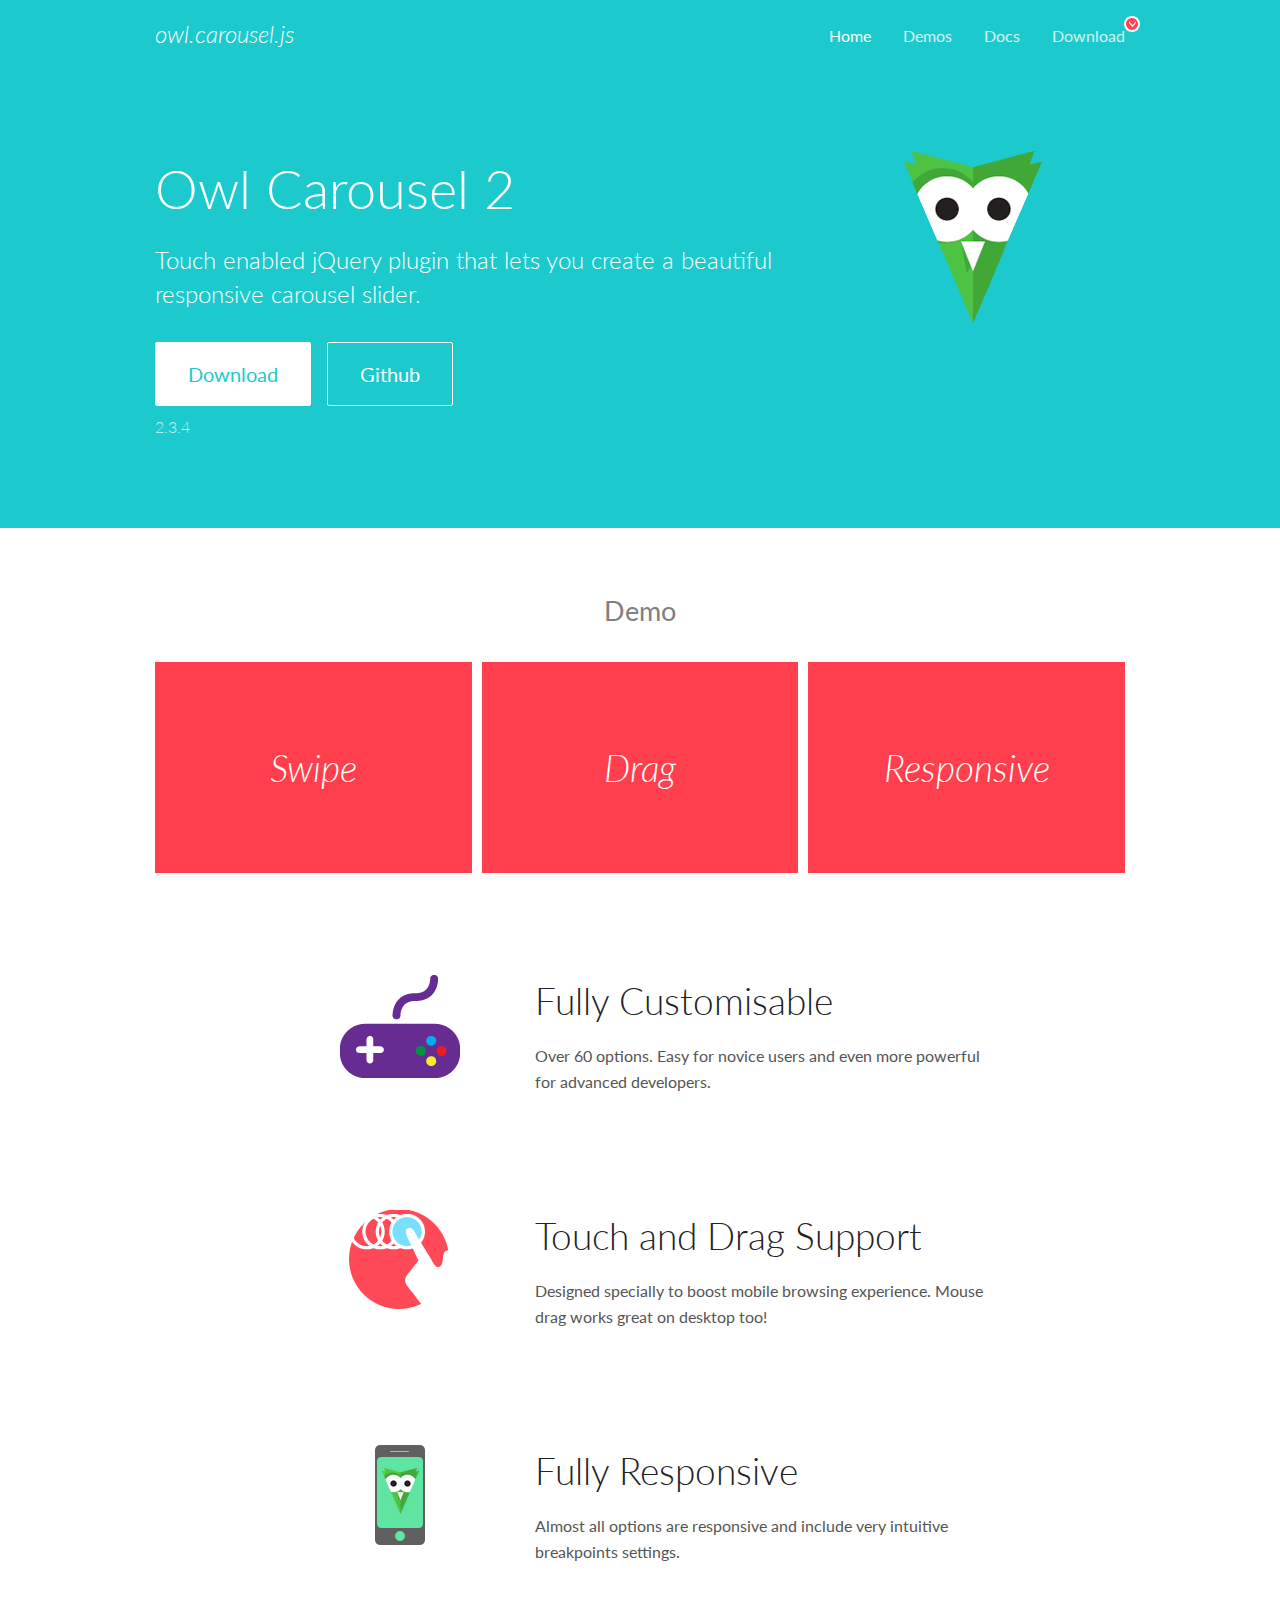
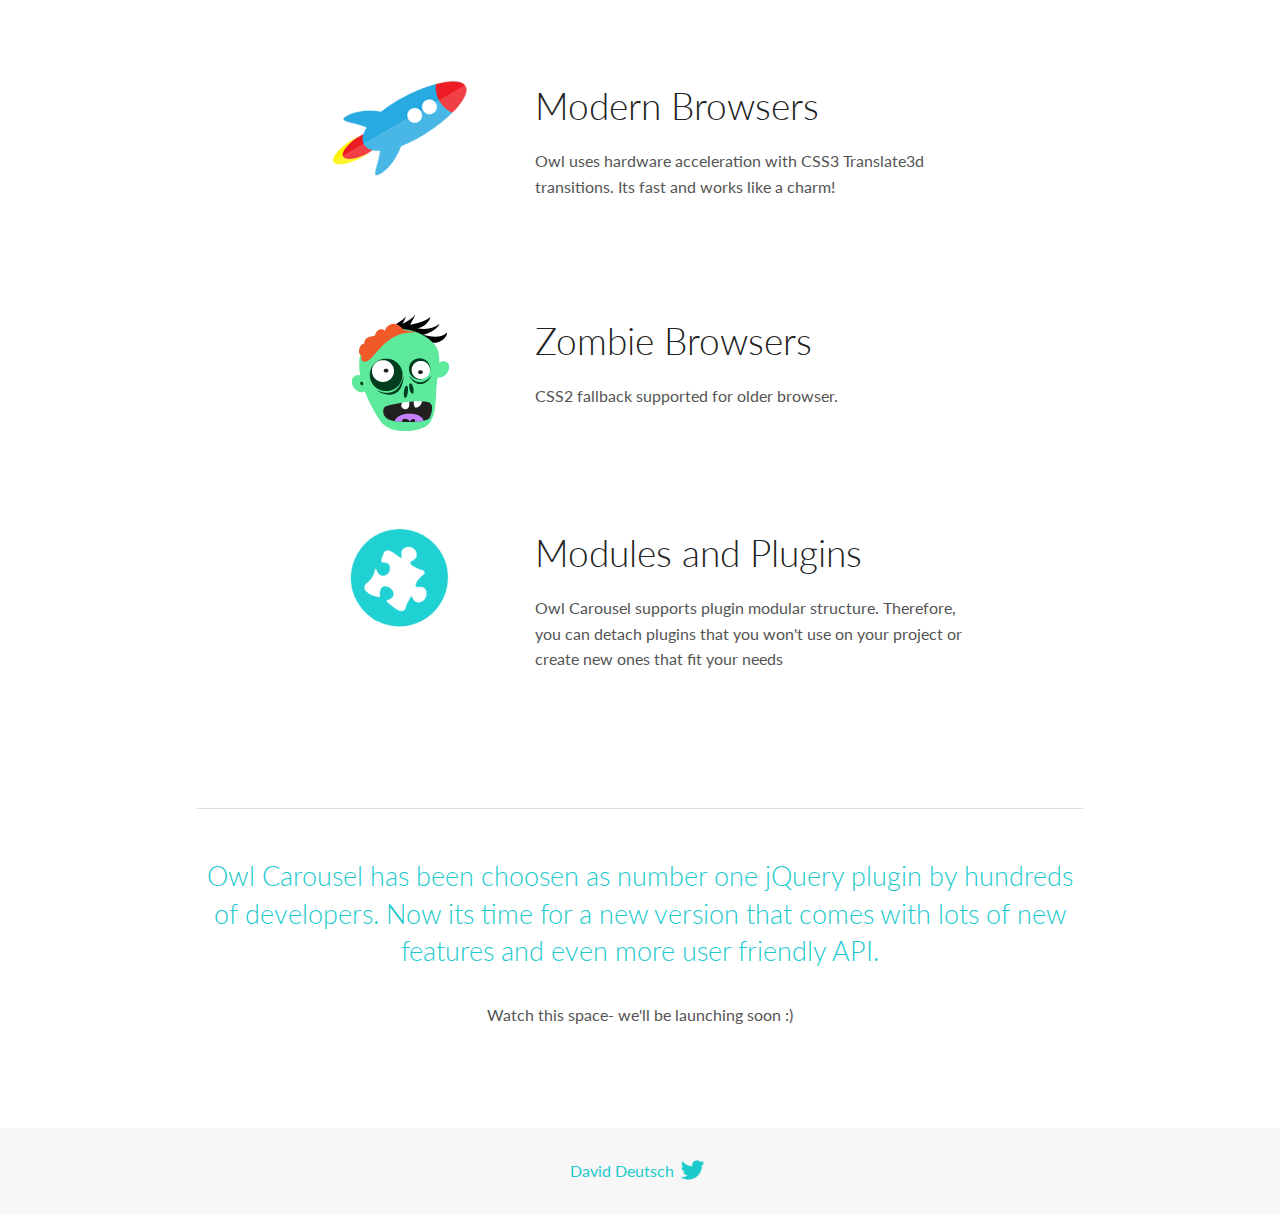
<file: style/owlcoursel/docs/index.html>
<!DOCTYPE html>
<html lang="en">
  <head>

    <!-- head -->
    <meta charset="utf-8">
    <meta name="msapplication-tap-highlight" content="no" />
    <meta name="viewport" content="width=device-width, initial-scale=1.0" />
    <meta name="description" content="Touch enabled jQuery plugin that lets you create beautiful responsive carousel slider.">
    <meta name="author" content="David Deutsch">
    <title>
      Home | Owl Carousel | 2.3.4
    </title>

    <!-- Stylesheets -->
    <link href='https://fonts.googleapis.com/css?family=Lato:300,400,700,400italic,300italic' rel='stylesheet' type='text/css'>
    <link rel="stylesheet" href="assets/css/docs.theme.min.css">

    <!-- Owl Stylesheets -->
    <link rel="stylesheet" href="assets/owlcarousel/assets/owl.carousel.min.css">
    <link rel="stylesheet" href="assets/owlcarousel/assets/owl.theme.default.min.css">

    <!-- HTML5 shim and Respond.js IE8 support of HTML5 elements and media queries -->

    <!--[if lt IE 9]>
      <script src="https://oss.maxcdn.com/libs/html5shiv/3.7.0/html5shiv.js"></script>
      <script src="https://oss.maxcdn.com/libs/respond.js/1.3.0/respond.min.js"></script>
    <![endif]-->

    <!-- Favicons -->
    <link rel="apple-touch-icon-precomposed" sizes="144x144" href="assets/ico/apple-touch-icon-144-precomposed.png">
    <link rel="shortcut icon" href="assets/ico/favicon.png">
    <link rel="shortcut icon" href="favicon.ico">

    <!-- Yeah i know js should not be in header. Its required for demos.-->

    <!-- javascript -->
    <script src="assets/vendors/jquery.min.js"></script>
    <script src="assets/owlcarousel/owl.carousel.js"></script>
  </head>
  <body>

    <!-- header -->
    <header class="header">
      <div class="row">
        <div class="large-12 columns">
          <div class="brand left">
            <h3>
              <a href="/OwlCarousel2/">owl.carousel.js</a> 
            </h3>
          </div>
          <a id="toggle-nav" class="right">
            <span></span> <span></span> <span></span> 
          </a> 
          <div class="nav-bar">
            <ul class="clearfix">
              <li class="active">
                <a href="/OwlCarousel2/index.html">Home</a> 
              </li>
              <li> <a href="/OwlCarousel2/demos/demos.html">Demos</a>  </li>
              <li> <a href="/OwlCarousel2/docs/started-welcome.html">Docs</a>  </li>
              <li>
                <a href="https://github.com/OwlCarousel2/OwlCarousel2/archive/2.3.4.zip">Download</a> 
                <span class="download"></span> 
              </li>
            </ul>
          </div>
        </div>
      </div>
    </header>

    <!-- home panel -->
    <section id="hero">
      <div class="row">
        <div class="large-8 medium-8 columns">
          <h1>Owl Carousel 2</h1>
          <h4>Touch enabled jQuery plugin that lets you create a beautiful responsive carousel slider.</h4>
          <a href="https://github.com/OwlCarousel2/OwlCarousel2/archive/2.3.4.zip" class="hero-button">Download</a> 
          <a href="https://github.com/OwlCarousel2/OwlCarousel2" class="hero-button outline">Github</a> 
          <p>2.3.4</p>
        </div>
        <div class="large-4 medium-4 columns">
          <img class="owl-logo" src="assets/img/owl-logo.png" alt="mr. Owl">
        </div>
      </div>
    </section>

    <!-- body -->
    <div class="home-demo">
      <div class="row">
        <div class="large-12 columns">
          <h3>Demo</h3>
          <div class="owl-carousel">
            <div class="item">
              <h2>Swipe</h2>
            </div>
            <div class="item">
              <h2>Drag</h2>
            </div>
            <div class="item">
              <h2>Responsive</h2>
            </div>
            <div class="item">
              <h2>CSS3</h2>
            </div>
            <div class="item">
              <h2>Fast</h2>
            </div>
            <div class="item">
              <h2>Easy</h2>
            </div>
            <div class="item">
              <h2>Free</h2>
            </div>
            <div class="item">
              <h2>Upgradable</h2>
            </div>
            <div class="item">
              <h2>Tons of options</h2>
            </div>
            <div class="item">
              <h2>Infinity</h2>
            </div>
            <div class="item">
              <h2>Auto Width</h2>
            </div>
          </div>
        </div>
      </div>
    </div>
    <script>
      var owl = $('.owl-carousel');
      owl.owlCarousel({
        margin: 10,
        loop: true,
        responsive: {
          0: {
            items: 1
          },
          600: {
            items: 2
          },
          1000: {
            items: 3
          }
        }
      })
    </script>

    <!-- features -->
    <div id="features">
      <div class="row">
        <div class="small-12 medium-9 small-centered columns">
          <section class="row feature">
            <div class="medium-4 small-12 columns">
              <img src="assets/img/feature-options.png" alt="">
            </div>
            <div class="medium-8 small-12 columns">
              <h2>Fully Customisable</h2>
              <p>Over 60 options. Easy for novice users and even more powerful for advanced developers.</p>
            </div>
          </section>
          <section class="row feature">
            <div class="medium-4 small-12 columns">
              <img src="assets/img/feature-drag.png" alt="">
            </div>
            <div class="medium-8 small-12 columns">
              <h2>Touch and Drag Support</h2>
              <p>Designed specially to boost mobile browsing experience. Mouse drag works great on desktop too!</p>
            </div>
          </section>
          <section class="row feature">
            <div class="medium-4 small-12 columns">
              <img src="assets/img/feature-responsive.png" alt="">
            </div>
            <div class="medium-8 small-12 columns">
              <h2>Fully Responsive</h2>
              <p>Almost all options are responsive and include very intuitive breakpoints settings.</p>
            </div>
          </section>
          <section class="row feature">
            <div class="medium-4 small-12 columns">
              <img src="assets/img/feature-modern.png" alt="">
            </div>
            <div class="medium-8 small-12 columns">
              <h2>Modern Browsers</h2>
              <p>Owl uses hardware acceleration with CSS3 Translate3d transitions. Its fast and works like a charm! </p>
            </div>
          </section>
          <section class="row feature">
            <div class="medium-4 small-12 columns">
              <img src="assets/img/feature-zombie.png" alt="">
            </div>
            <div class="medium-8 small-12 columns">
              <h2>Zombie Browsers</h2>
              <p>CSS2 fallback supported for older browser.</p>
            </div>
          </section>
          <section class="row feature">
            <div class="medium-4 small-12 columns">
              <img src="assets/img/feature-module.png" alt="">
            </div>
            <div class="medium-8 small-12 columns">
              <h2>Modules and Plugins</h2>
              <p>Owl Carousel supports plugin modular structure. Therefore, you can detach plugins that you won&#x27;t use on your project or create new ones that fit your needs</p>
            </div>
          </section>
        </div>
      </div>
    </div>

    <!-- footer -->
    <section id="teaser-text">
      <div class="row">
        <div class="small-12 medium-11 small-centered columns">
          <hr>
          <h3 id="owl-carousel-has-been-choosen-as-number-one-jquery-plugin-by-hundreds-of-developers-now-its-time-for-a-new-version-that-comes-with-lots-of-new-features-and-even-more-user-friendly-api-">Owl Carousel has been choosen as number one jQuery plugin by hundreds of developers. Now its time for a new version that comes with lots of new features and even more user friendly API.</h3>
          <p>Watch this space- we&#39;ll be launching soon :)</p>
        </div>
      </div>
    </section>

    <!-- footer -->
    <footer class="footer">
      <div class="row">
        <div class="large-12 columns">
          <h5>
            <a href="/OwlCarousel2/docs/support-contact.html">David Deutsch</a> 
            <a id="custom-tweet-button" href="https://twitter.com/share?url=https://github.com/OwlCarousel2/OwlCarousel2&text=Owl Carousel - This is so awesome! " target="_blank"></a> 
          </h5>
        </div>
      </div>
    </footer>

    <!-- vendors -->
    <script src="assets/vendors/highlight.js"></script>
    <script src="assets/js/app.js"></script>
  </body>
</html>
</file>
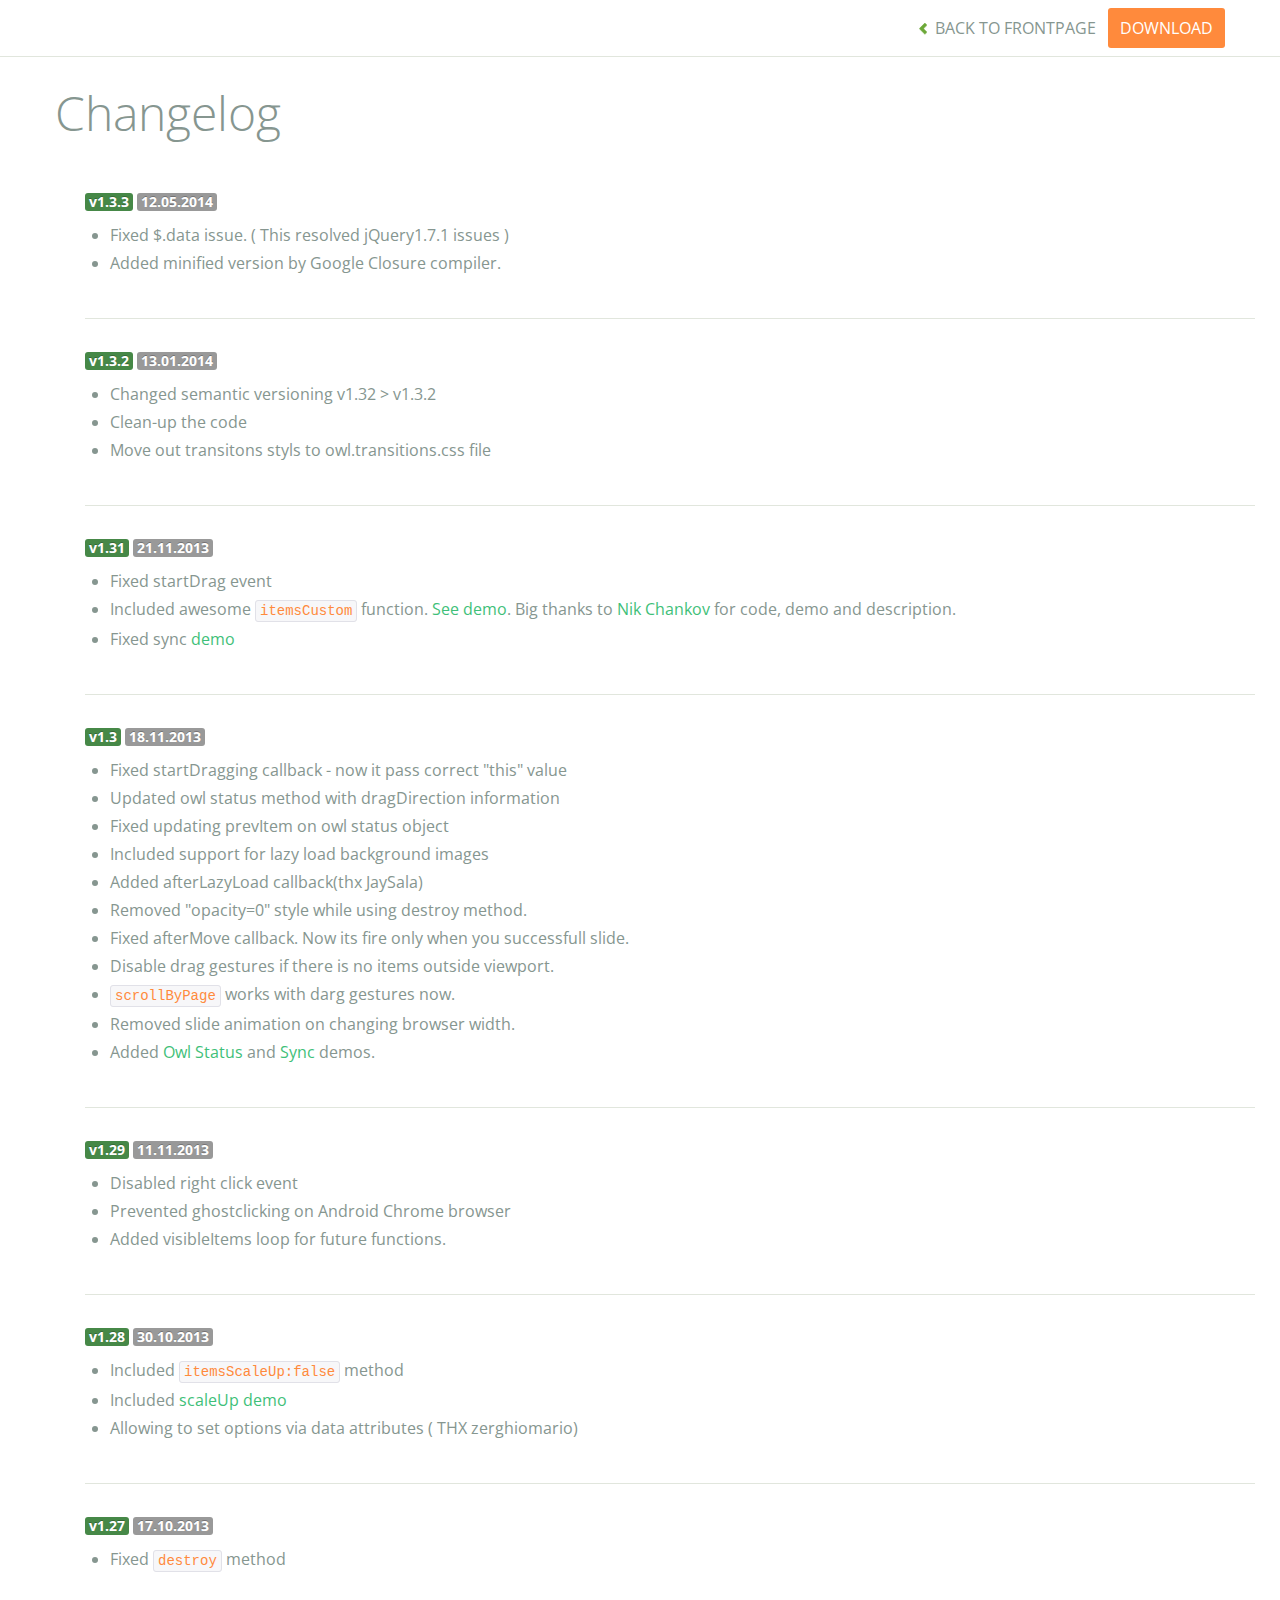
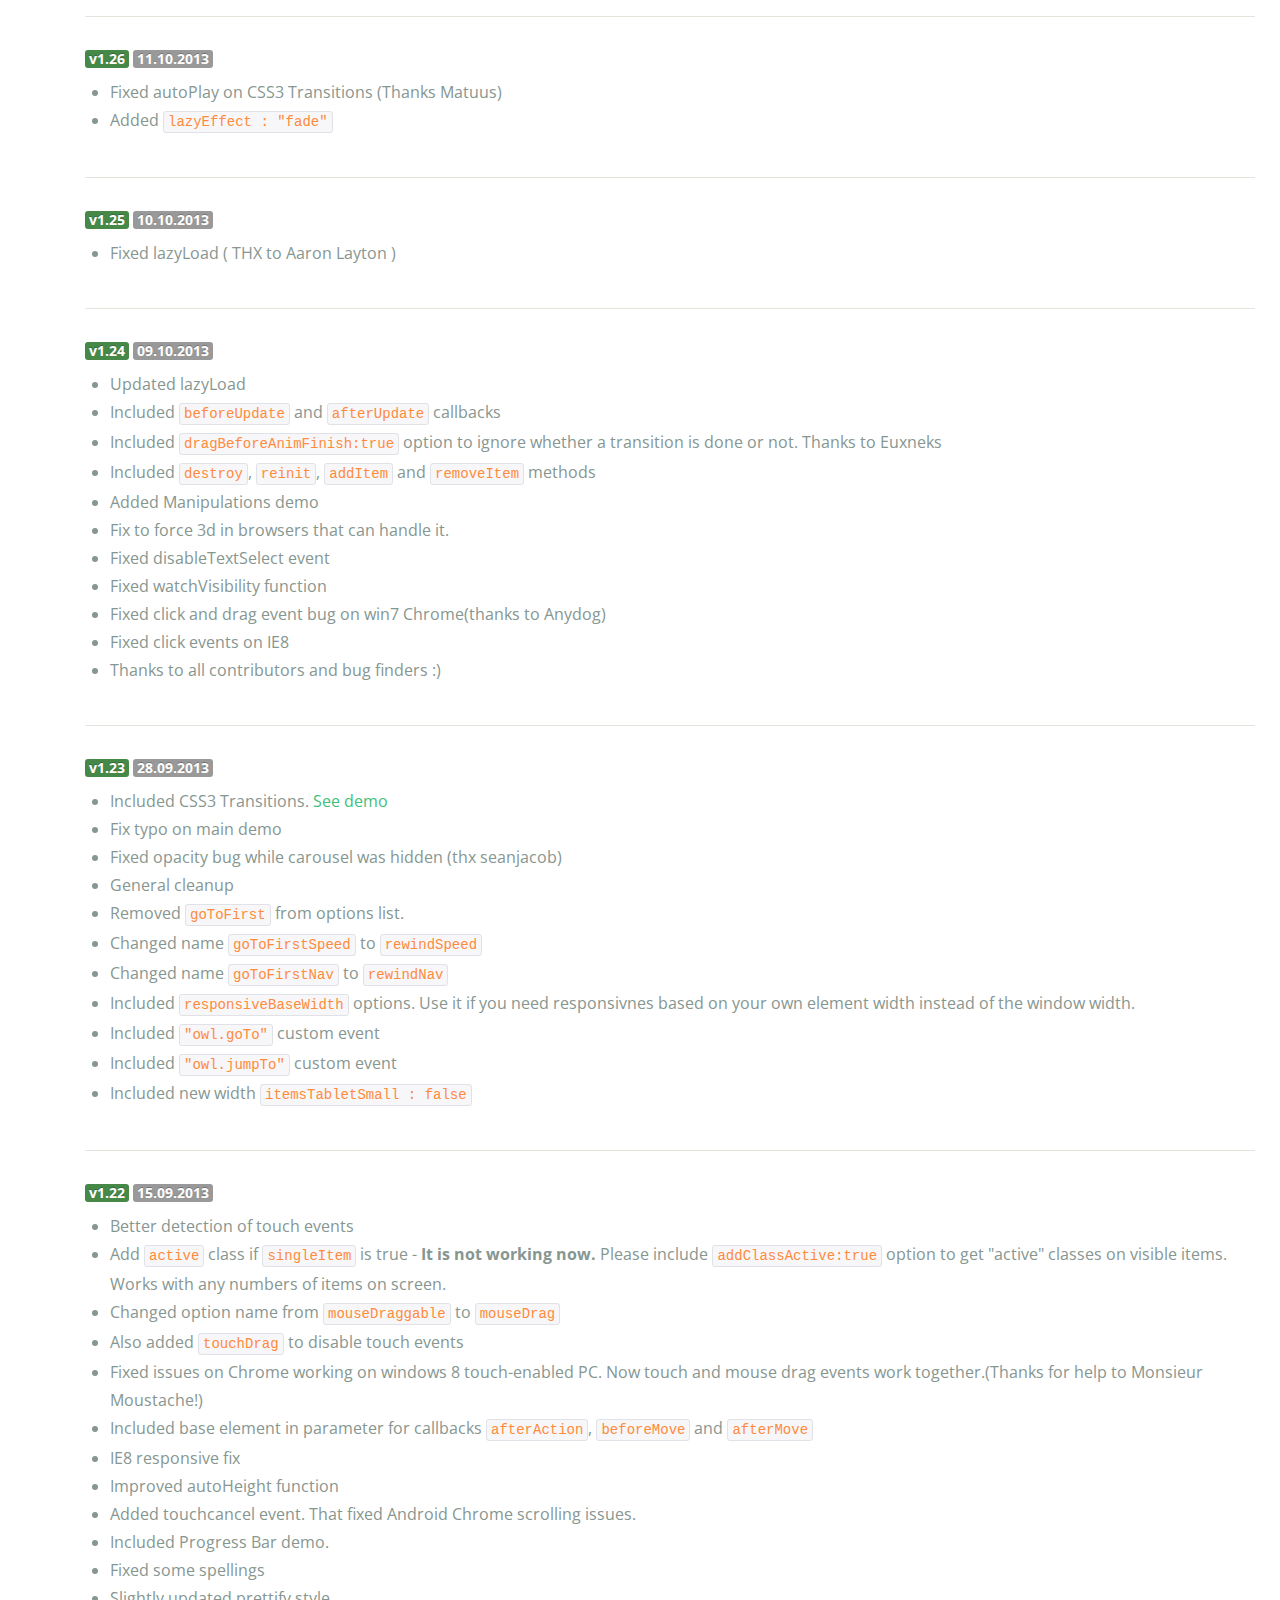
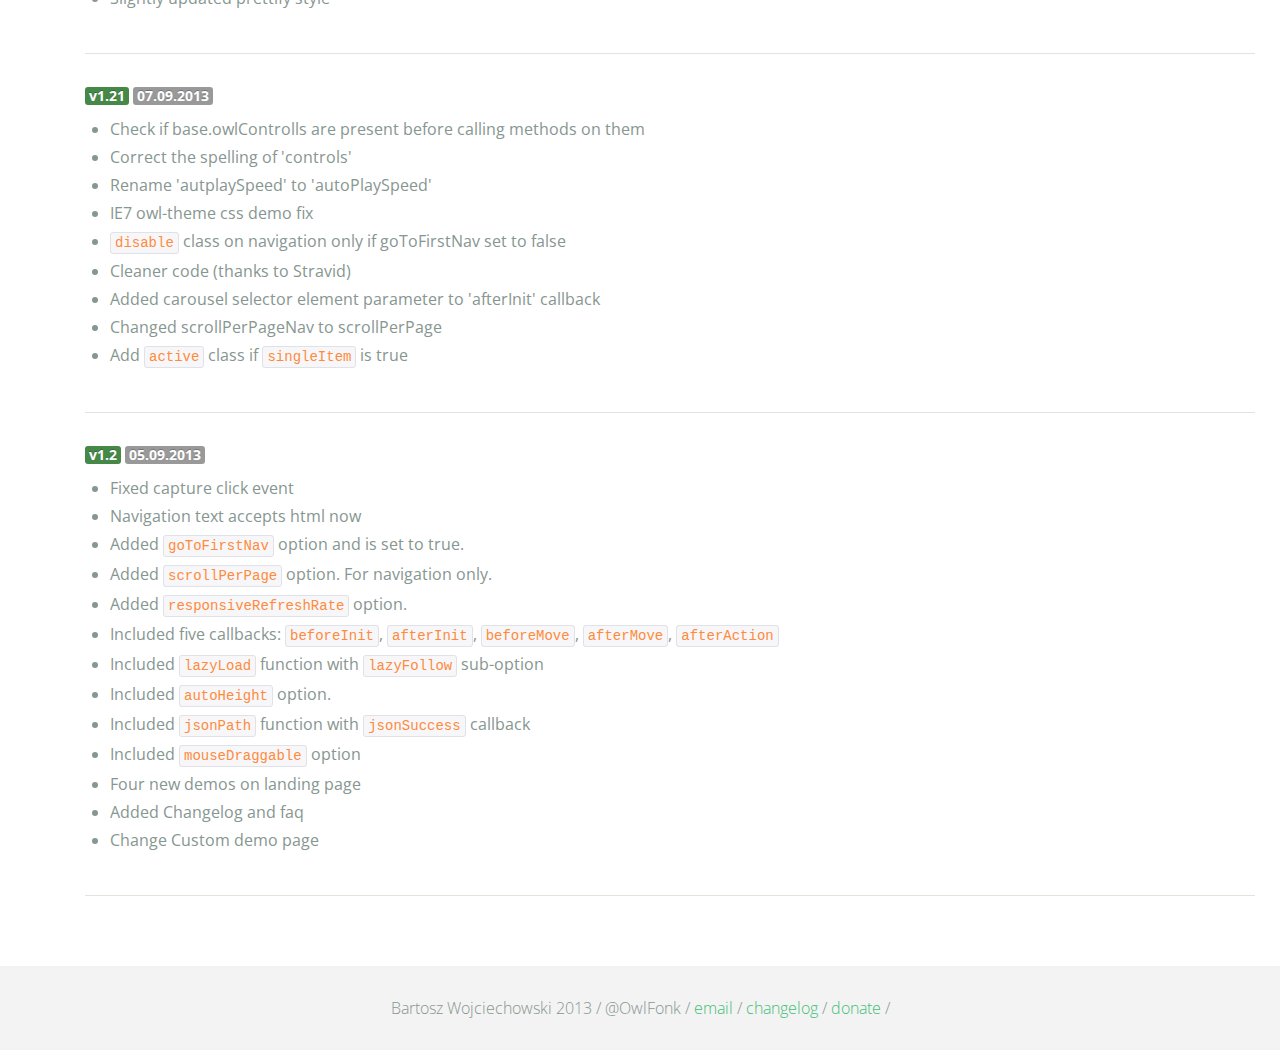
<file: images/Powerful-Customizable-jQuery-Carousel-Slider-OWL-Carousel/changelog.html>
<!DOCTYPE html>
<html lang="en">
  <head>
    <meta charset="utf-8">
    <title>Owl Carousel - Changelog</title>
    <meta name="viewport" content="width=device-width, initial-scale=1.0">
    <meta name="description" content="jQuery Responsive Carousel - Owl Carusel">
    <meta name="author" content="Bartosz Wojciechowski">

    <link href='http://fonts.googleapis.com/css?family=Open+Sans:400italic,400,300,600,700' rel='stylesheet' type='text/css'>
    <link href="assets/css/bootstrapTheme.css" rel="stylesheet">
    <link href="assets/css/custom.css" rel="stylesheet">

    <!-- Owl Carousel Assets -->
    <link href="owl-carousel/owl.carousel.css" rel="stylesheet">
    <link href="owl-carousel/owl.theme.css" rel="stylesheet">

    <!-- Prettify -->
    <link href="assets/js/google-code-prettify/prettify.css" rel="stylesheet">
	

    <!-- Le fav and touch icons -->
    <link rel="apple-touch-icon-precomposed" sizes="144x144" href="assets/ico/apple-touch-icon-144-precomposed.png">
    <link rel="apple-touch-icon-precomposed" sizes="114x114" href="assets/ico/apple-touch-icon-114-precomposed.png">
      <link rel="apple-touch-icon-precomposed" sizes="72x72" href="assets/ico/apple-touch-icon-72-precomposed.png">
                    <link rel="apple-touch-icon-precomposed" href="assets/ico/apple-touch-icon-57-precomposed.png">
                                   <link rel="shortcut icon" href="assets/ico/favicon.png">
  </head>
  <body>

      <div id="top-nav" class="navbar navbar-fixed-top">
        <div class="navbar-inner">
          <div class="container">
            <button type="button" class="btn btn-navbar" data-toggle="collapse" data-target=".nav-collapse">
            <span class="icon-bar"></span>
            <span class="icon-bar"></span>
            <span class="icon-bar"></span>
          </button>
            <div class="nav-collapse collapse">
            <ul class="nav pull-right">
              <li><a href="index.html"><i class="icon-chevron-left"></i> Back to Frontpage</a></li>
              <li><a href="owl.carousel.zip" class="download download-on" data-spy="affix" data-offset-top="450">Download</a></li>
            </ul>
            <ul class="nav pull-left">
              
            </ul>
            </div>
          </div>
        </div>
      </div>

    <div id="changelog" class="container">
      <div class="row">
        <div class="span12">
          <h1>Changelog</h1>
          
          <div class="span12 log">
          <span class="label label-success">v1.3.3</span> <span class="label">12.05.2014</span>
            <ul>
              <li>Fixed $.data issue. ( This resolved jQuery1.7.1 issues )</li>
              <li>Added minified version by Google Closure compiler.</li>
            </ul>
          </div>

          <div class="span12 log">
          <span class="label label-success">v1.3.2</span> <span class="label">13.01.2014</span>
            <ul>
              <li>Changed semantic versioning v1.32 > v1.3.2</li>
              <li>Clean-up the code</li>
              <li>Move out transitons styls to owl.transitions.css file</li>             

            </ul>
          </div>

          <div class="span12 log">
          <span class="label label-success">v1.31</span> <span class="label">21.11.2013</span>
            <ul>
              <li>Fixed startDrag event</li>
              <li>Included awesome <code>itemsCustom</code> function. <a href="demos/itemsCustom.html">See demo</a>. Big thanks to <a href="https://github.com/nchankov">Nik Chankov</a> for code, demo and description.</li>
              <li>Fixed sync <a href="demos/sync.html">demo</a></li>
            </ul>
          </div>

          <div class="span12 log">
          <span class="label label-success">v1.3</span> <span class="label">18.11.2013</span>
            <ul>
              <li>Fixed startDragging callback - now it pass correct "this" value</li>
              <li>Updated owl status method with dragDirection information</li>
              <li>Fixed updating prevItem on owl status object</li>
              <li>Included support for lazy load background images</li>
              <li>Added afterLazyLoad callback(thx JaySala)</li>
              <li>Removed "opacity=0" style while using destroy method.</li>
              <li>Fixed afterMove callback. Now its fire only when you successfull slide.</li>
              <li>Disable drag gestures if there is no items outside viewport.</li>
              <li><code>scrollByPage</code> works with darg gestures now. </li>
              <li>Removed slide animation on changing browser width.</li>
              <li>Added <a href="demos/owlStatus.html">Owl Status</a> and <a href="demos/sync.html">Sync</a> demos.</li>
            </ul>
          </div>

          <div class="span12 log">
          <span class="label label-success">v1.29</span> <span class="label">11.11.2013</span>
            <ul>
              <li>Disabled right click event</li>
              <li>Prevented ghostclicking on Android Chrome browser</li>
              <li>Added visibleItems loop for future functions.</li>
            </ul>
          </div>

          <div class="span12 log">
          <span class="label label-success">v1.28</span> <span class="label">30.10.2013</span>
            <ul>
              <li>Included <code>itemsScaleUp:false</code> method</li>
              <li>Included <a href="demos/scaleup.html">scaleUp demo</a></li>
              <li>Allowing to set options via data attributes ( THX zerghiomario)</li>
            </ul>
          </div>

          <div class="span12 log">
          <span class="label label-success">v1.27</span> <span class="label">17.10.2013</span>
            <ul>
              <li>Fixed <code>destroy</code> method</li>
            </ul>
          </div>

          <div class="span12 log">
          <span class="label label-success">v1.26</span> <span class="label">11.10.2013</span>
            <ul>
              <li>Fixed autoPlay on CSS3 Transitions (Thanks Matuus)</li>
              <li>Added <code>lazyEffect : "fade"</code></li>
            </ul>
          </div>

          <div class="span12 log">
          <span class="label label-success">v1.25</span> <span class="label">10.10.2013</span>
            <ul>
              <li>Fixed lazyLoad ( THX to Aaron Layton )</li>
            </ul>
          </div>


          <div class="span12 log">
          <span class="label label-success">v1.24</span> <span class="label">09.10.2013</span>
            <ul>
              <li>Updated lazyLoad</li>
              <li>Included <code>beforeUpdate</code> and <code>afterUpdate</code> callbacks</li>
              <li>Included <code>dragBeforeAnimFinish:true</code> option to ignore whether a transition is done or not. Thanks to Euxneks</li>
              <li>Included <code>destroy</code>, <code>reinit</code>, <code>addItem</code> and <code>removeItem</code> methods</li>
              <li>Added Manipulations demo</li>
              <li>Fix to force 3d in browsers that can handle it.</li>
              <li>Fixed disableTextSelect event</li>
              <li>Fixed watchVisibility function</li>
              <li>Fixed click and drag event bug on win7 Chrome(thanks to Anydog)</li>
              <li>Fixed click events on IE8</li>
              <li>Thanks to all contributors and bug finders :)</li>
            </ul>
          </div>

          <div class="span12 log">
          <span class="label label-success">v1.23</span> <span class="label">28.09.2013</span>
            <ul>
              <li>Included CSS3 Transitions. <a href="demos/transitions.html">See demo</a></li>
              <li>Fix typo on main demo</li>
              <li>Fixed opacity bug while carousel was hidden (thx seanjacob)</li>
              <li>General cleanup</li>
              <li>Removed <code>goToFirst</code> from options list.</li>
              <li>Changed name <code>goToFirstSpeed</code> to <code>rewindSpeed</code></li>
              <li>Changed name <code>goToFirstNav</code> to <code>rewindNav</code></li>
              <li>Included <code>responsiveBaseWidth</code> options. Use it if you need responsivnes based on your own element width instead of the window width.</li>
              <li>Included <code>"owl.goTo"</code> custom event</li>
              <li>Included <code>"owl.jumpTo"</code> custom event</li>
              <li>Included new width <code>itemsTabletSmall : false</code></li>
            </ul>
          </div>

          <div class="span12 log">
          <span class="label label-success">v1.22</span> <span class="label">15.09.2013</span>
            <ul>
              <li>Better detection of touch events</li>
              <li>Add <code>active</code> class if <code>singleItem</code> is true - <b>It is not working now.</b> Please include <code>addClassActive:true</code> option to get "active" classes on visible items. Works with any numbers of items on screen.</li>
              <li>Changed option name from <code>mouseDraggable</code> to <code>mouseDrag</code></li>
              <li>Also added <code>touchDrag</code> to disable touch events</li>
              <li>Fixed issues on Chrome working on windows 8 touch-enabled PC. Now touch and mouse drag events work together.(Thanks for help to Monsieur Moustache!)</li>
              <li>Included base element in parameter for callbacks <code>afterAction</code>, <code>beforeMove</code> and <code>afterMove</code></li>
              <li>IE8 responsive fix</li>
              <li>Improved autoHeight function</li>
              <li>Added touchcancel event. That fixed Android Chrome scrolling issues.</li>
              <li>Included Progress Bar demo.</li>
              <li>Fixed some spellings</li>
              <li>Slightly updated prettify style</li>
            </ul>
          </div>

          <div class="span12 log">
          <span class="label label-success">v1.21</span> <span class="label">07.09.2013</span>
            <ul>
              <li>Check if base.owlControlls are present before calling methods on them</li>
              <li>Correct the spelling of 'controls'</li>
              <li>Rename 'autplaySpeed' to 'autoPlaySpeed'</li>
              <li>IE7 owl-theme css demo fix</li>
              <li><code>disable</code> class on navigation only if goToFirstNav set to false</li>
              <li>Cleaner code (thanks to Stravid)</li>
              <li>Added carousel selector element parameter to 'afterInit' callback</li>
              <li>Changed scrollPerPageNav to scrollPerPage</li>
              <li>Add <code>active</code> class if <code>singleItem</code> is true</li>
            </ul>
          </div>
          <div class="span12 log">
          <span class="label label-success">v1.2</span> <span class="label">05.09.2013</span>
            <ul>
              <li>Fixed capture click event</li>
              <li>Navigation text accepts html now</li>
              <li>Added <code>goToFirstNav</code> option and is set to true.</li>
              <li>Added <code>scrollPerPage</code> option. For navigation only.</li>
              <li>Added <code>responsiveRefreshRate</code> option.</li>
              <li>Included five callbacks: <code>beforeInit</code>, <code>afterInit</code>, <code>beforeMove</code>, <code>afterMove</code>, <code>afterAction</code></li>
              <li>Included <code>lazyLoad</code> function with <code>lazyFollow</code> sub-option</li>
              <li>Included <code>autoHeight</code> option.</li>
              <li>Included <code>jsonPath</code> function with <code>jsonSuccess</code> callback</li>
              <li>Included <code>mouseDraggable</code> option</li>
              <li>Four new demos on landing page</li>
              <li>Added Changelog and faq</li>
              <li>Change Custom demo page</li>
            </ul>
          </div>
        </div>
      </div>
    </div>

    <div id="footer">
      <div class="container">
        <div class="row">
          <div class="span12">
            <h5>Bartosz Wojciechowski 2013 / @OwlFonk / 
            <a href="mailto:owl@owlgraphic.com?subject=Hey Owl!">email</a> / 
            <a href="changelog.html">changelog</a> /
            <a href="https://www.paypal.com/cgi-bin/webscr?cmd=_s-xclick&hosted_button_id=EFSGXZS7V2U9N">donate</a> / 
            </h5>
          </div>
        </div>
      </div>
    </div>


    <script src="assets/js/jquery-1.9.1.min.js"></script> 
    <script src="owl-carousel/owl.carousel.js"></script>

    <!-- Frontpage Demo -->
    <script>
    jQuery(document).ready(function($) {
      $("#owl-example").owlCarousel();
    });

    $("body").data("page", "frontpage");

    </script>
    <script src="assets/js/bootstrap-collapse.js"></script>
    <script src="assets/js/bootstrap-transition.js"></script>

    <script src="assets/js/google-code-prettify/prettify.js"></script>
	  <script src="assets/js/application.js"></script>

    <script>
    var owldomain = window.location.hostname.indexOf("owlgraphic");
    if(owldomain !== -1){
      (function(i,s,o,g,r,a,m){i['GoogleAnalyticsObject']=r;i[r]=i[r]||function(){
      (i[r].q=i[r].q||[]).push(arguments)},i[r].l=1*new Date();a=s.createElement(o),
      m=s.getElementsByTagName(o)[0];a.async=1;a.src=g;m.parentNode.insertBefore(a,m)
      })(window,document,'script','//www.google-analytics.com/analytics.js','ga');

      ga('create', 'UA-41541058-1', 'owlgraphic.com');
      ga('send', 'pageview');
    }

    </script>

  </body>
</html>
</file>
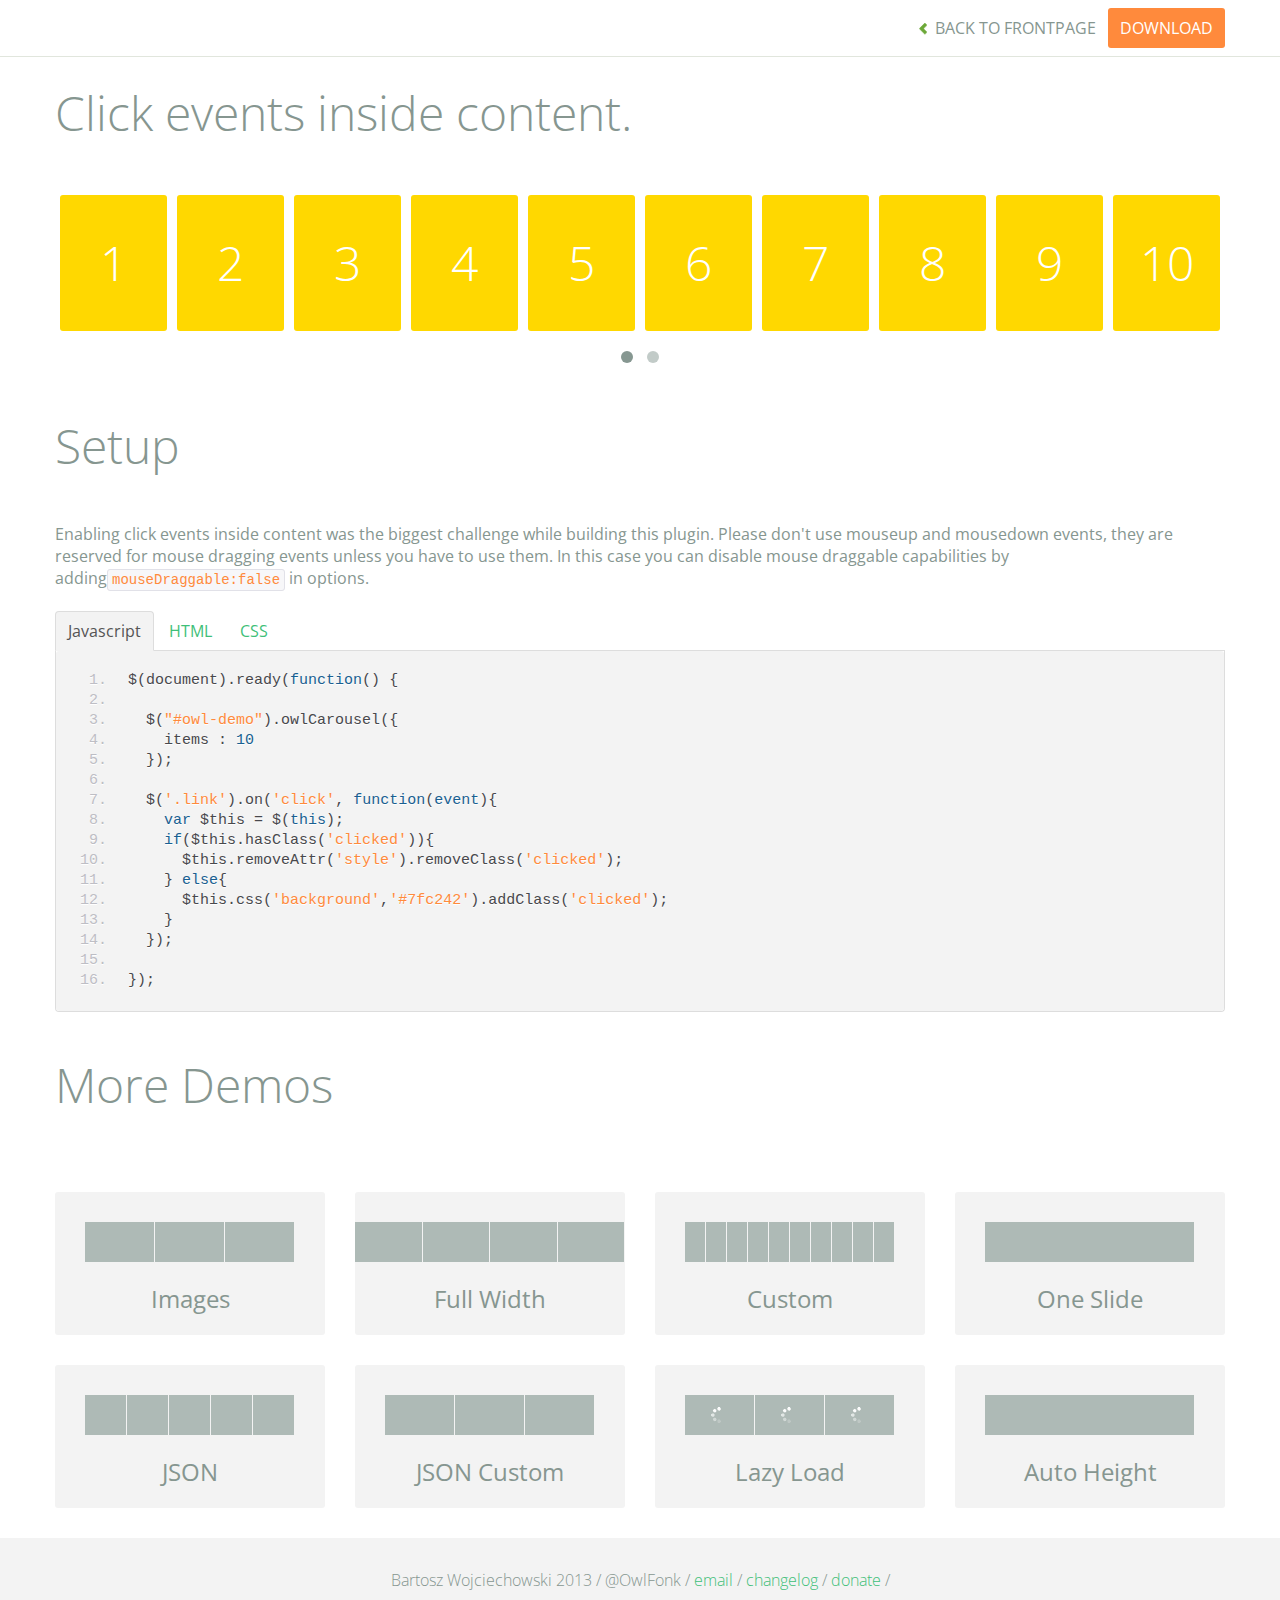
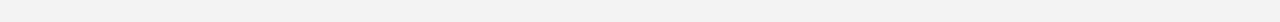
<file: images/Powerful-Customizable-jQuery-Carousel-Slider-OWL-Carousel/demos/click.html>
<!DOCTYPE html>
<html lang="en">
  <head>
    <meta charset="utf-8">
    <title>Owl Carousel - Click Event</title>
    <meta name="viewport" content="width=device-width, initial-scale=1.0">
    <meta name="description" content="jQuery Responsive Carousel - Owl Carusel">
    <meta name="author" content="Bartosz Wojciechowski">

    <link href='http://fonts.googleapis.com/css?family=Open+Sans:400italic,400,300,600,700' rel='stylesheet' type='text/css'>
    <link href="../assets/css/bootstrapTheme.css" rel="stylesheet">
    <link href="../assets/css/custom.css" rel="stylesheet">

    <!-- Owl Carousel Assets -->
    <link href="../owl-carousel/owl.carousel.css" rel="stylesheet">
    <link href="../owl-carousel/owl.theme.css" rel="stylesheet">

    <link href="../assets/js/google-code-prettify/prettify.css" rel="stylesheet">

    <!-- Le fav and touch icons -->
    <link rel="apple-touch-icon-precomposed" sizes="144x144" href="../assets/ico/apple-touch-icon-144-precomposed.png">
    <link rel="apple-touch-icon-precomposed" sizes="114x114" href="../assets/ico/apple-touch-icon-114-precomposed.png">
      <link rel="apple-touch-icon-precomposed" sizes="72x72" href="../assets/ico/apple-touch-icon-72-precomposed.png">
                    <link rel="apple-touch-icon-precomposed" href="../assets/ico/apple-touch-icon-57-precomposed.png">
                                   <link rel="shortcut icon" href="../assets/ico/favicon.png">
  </head>
  <body>

      <div id="top-nav" class="navbar navbar-fixed-top">
        <div class="navbar-inner">
          <div class="container">
            <button type="button" class="btn btn-navbar" data-toggle="collapse" data-target=".nav-collapse">
            <span class="icon-bar"></span>
            <span class="icon-bar"></span>
            <span class="icon-bar"></span>
          </button>
            <div class="nav-collapse collapse">
            <ul class="nav pull-right">
              <li><a href="../index.html"><i class="icon-chevron-left"></i> Back to Frontpage</a></li>
              <li><a href="../owl.carousel.zip" class="download download-on" data-spy="affix" data-offset-top="450">Download</a></li>
            </ul>
            <ul class="nav pull-left">
              
            </ul>
            </div>
          </div>
        </div>
      </div>
   
    <div id="title">
      <div class="container">
        <div class="row">
          <div class="span12">
            <h1>Click events inside content.</h1>
          </div>
        </div>
      </div>
    </div>

      <div id="demo">
        <div class="container">
          <div class="row">
            <div class="span12">

              <div id="owl-demo" class="owl-carousel">
                
                <a class="item link"><h1>1</h1></a>
                <a class="item link"><h1>2</h1></a>
                <a class="item link"><h1>3</h1></a>
                <a class="item link"><h1>4</h1></a>
                <a class="item link"><h1>5</h1></a>
                <a class="item link"><h1>6</h1></a>
                <a class="item link"><h1>7</h1></a>
                <a class="item link"><h1>8</h1></a>
                <a class="item link"><h1>9</h1></a>
                <a class="item link"><h1>10</h1></a>
                <a class="item link"><h1>11</h1></a>
                <a class="item link"><h1>12</h1></a>
                <a class="item link"><h1>13</h1></a>
                <a class="item link"><h1>14</h1></a>
                <a class="item link"><h1>15</h1></a>
                <a class="item link"><h1>16</h1></a>

              </div>
            </div>
          </div>
        </div>

    </div>

    <div id="example-info">
      <div class="container">
        <div class="row">
          <div class="span12">
            <h1>Setup</h1>
            <p>Enabling click events inside content was the biggest challenge while building this plugin. Please don't use mouseup and mousedown events, they are reserved for mouse dragging events unless you have to use them. In this case you can disable mouse draggable capabilities by adding<code>mouseDraggable:false</code> in options.
            </p>
            <ul class="nav nav-tabs" id="myTab">
              <li class="active"><a href="#javascript">Javascript</a></li>
              <li><a href="#HTML">HTML</a></li>
              <li><a href="#CSS">CSS</a></li>
            </ul>
             
            <div class="tab-content">

              <div class="tab-pane active" id="javascript">
<pre class="pre-show prettyprint linenums">
$(document).ready(function() {

  $("#owl-demo").owlCarousel({
    items : 10
  });

  $('.link').on('click', function(event){
    var $this = $(this);
    if($this.hasClass('clicked')){
      $this.removeAttr('style').removeClass('clicked');
    } else{
      $this.css('background','#7fc242').addClass('clicked');
    }
  });

})&#59;
</pre>

              </div>

              <div class="tab-pane" id="HTML">
<pre class="pre-show prettyprint linenums">
&lt;div id="owl-demo" class="owl-carousel"&gt;
  &lt;a class="item link"&gt;&lt;h1&gt;1&lt;/h1&gt;&lt;/a&gt;
  &lt;a class="item link"&gt;&lt;h1&gt;2&lt;/h1&gt;&lt;/a&gt;
  &lt;a class="item link"&gt;&lt;h1&gt;3&lt;/h1&gt;&lt;/a&gt;
  &lt;a class="item link"&gt;&lt;h1&gt;4&lt;/h1&gt;&lt;/a&gt;
  &lt;a class="item link"&gt;&lt;h1&gt;5&lt;/h1&gt;&lt;/a&gt;
  &lt;a class="item link"&gt;&lt;h1&gt;6&lt;/h1&gt;&lt;/a&gt;
  &lt;a class="item link"&gt;&lt;h1&gt;7&lt;/h1&gt;&lt;/a&gt;
  &lt;a class="item link"&gt;&lt;h1&gt;8&lt;/h1&gt;&lt;/a&gt;
  &lt;a class="item link"&gt;&lt;h1&gt;9&lt;/h1&gt;&lt;/a&gt;
  &lt;a class="item link"&gt;&lt;h1&gt;10&lt;/h1&gt;&lt;/a&gt;
  &lt;a class="item link"&gt;&lt;h1&gt;11&lt;/h1&gt;&lt;/a&gt;
  &lt;a class="item link"&gt;&lt;h1&gt;12&lt;/h1&gt;&lt;/a&gt;
  &lt;a class="item link"&gt;&lt;h1&gt;13&lt;/h1&gt;&lt;/a&gt;
  &lt;a class="item link"&gt;&lt;h1&gt;14&lt;/h1&gt;&lt;/a&gt;
  &lt;a class="item link"&gt;&lt;h1&gt;15&lt;/h1&gt;&lt;/a&gt;
  &lt;a class="item link"&gt;&lt;h1&gt;16&lt;/h1&gt;&lt;/a&gt;
&lt;/div&gt;
</pre>
              </div>

              <div class="tab-pane" id="CSS">
<pre class="pre-show prettyprint linenums">
#owl-demo .item{
  display: block;
  cursor: pointer;
  background: #ffd800;
  padding: 30px 0px;
  margin: 5px;
  color: #FFF;
  -webkit-border-radius: 3px;
  -moz-border-radius: 3px;
  border-radius: 3px;
  text-align: center;
  -webkit-tap-highlight-color: rgba(255, 255, 255, 0); 
}
#owl-demo .item:hover{
  background: #F2CD00;
}
</pre>
              </div>
            </div><!--End Tab Content-->

          </div>
        </div>
      </div>
    </div>

    <div id="more">
      <div class="container">

        <div class="row">
          <div class="span12">
            <h1>More Demos</h1>
          </div>
        </div>

        <div class="row demos-row">
          <div class="span3">
            <a href="images.html" class="demo-box">
              <div class="demo-wrapper demo-images clearfix">
                <div class="demo-slide"><div class="bg"></div></div>
                <div class="demo-slide"><div class="bg"></div></div>
                <div class="demo-slide"><div class="bg"></div></div>
              </div>
              <h3>Images</h3>
            </a>
          </div>

          <div class="span3">
            <a href="full.html" class="demo-box">
              <div class="demo-wrapper demo-full clearfix">
                <div class="demo-slide"><div class="bg"></div></div>
                <div class="demo-slide"><div class="bg"></div></div>
                <div class="demo-slide"><div class="bg"></div></div>
                <div class="demo-slide"><div class="bg"></div></div>
              </div>
              <h3>Full Width</h3>
            </a>
          </div>

          <div class="span3">
            <a href="custom.html" class="demo-box">
              <div class="demo-wrapper demo-custom clearfix">
                <div class="demo-slide"><div class="bg"></div></div>
                <div class="demo-slide"><div class="bg"></div></div>
                <div class="demo-slide"><div class="bg"></div></div>
                <div class="demo-slide"><div class="bg"></div></div>
                <div class="demo-slide"><div class="bg"></div></div>
                <div class="demo-slide"><div class="bg"></div></div>
                <div class="demo-slide"><div class="bg"></div></div>
                <div class="demo-slide"><div class="bg"></div></div>
                <div class="demo-slide"><div class="bg"></div></div>
                <div class="demo-slide"><div class="bg"></div></div>
              </div>
              <h3>Custom</h3>
            </a>
          </div>

          <div class="span3">
            <a href="one.html" class="demo-box">
              <div class="demo-wrapper demo-one clearfix">
                <div class="demo-slide"><div class="bg"></div></div>
              </div>
              <h3>One Slide</h3>
            </a>
          </div>

        </div>
        <div class="row demos-row">
          <div class="span3">
            <a href="json.html" class="demo-box">
              <div class="demo-wrapper demo-Json clearfix">
                <div class="demo-slide"><div class="bg"></div></div>
                <div class="demo-slide"><div class="bg"></div></div>
                <div class="demo-slide"><div class="bg"></div></div>
                <div class="demo-slide"><div class="bg"></div></div>
                <div class="demo-slide"><div class="bg"></div></div>
              </div>
              <h3>JSON</h3>
            </a>
          </div>

          <div class="span3">
            <a href="customJson.html" class="demo-box">
              <div class="demo-wrapper demo-Json-custom clearfix">
                <div class="demo-slide"><div class="bg"></div></div>
                <div class="demo-slide"><div class="bg"></div></div>
                <div class="demo-slide"><div class="bg"></div></div>
              </div>
              <h3>JSON Custom</h3>
            </a>
          </div>

          <div class="span3">
            <a href="lazyLoad.html" class="demo-box">
              <div class="demo-wrapper demo-lazy clearfix">
                <div class="demo-slide"><div class="bg"></div></div>
                <div class="demo-slide"><div class="bg"></div></div>
                <div class="demo-slide"><div class="bg"></div></div>
              </div>
              <h3>Lazy Load</h3>
            </a>
          </div>

          <div class="span3">
            <a href="autoHeight.html" class="demo-box">
              <div class="demo-wrapper demo-height clearfix">
                <div class="demo-slide"><div class="bg"></div></div>
              </div>
              <h3>Auto Height</h3>
            </a>
          </div>

        </div>
      </div>
    </div>
 
    <div id="footer">
      <div class="container">
        <div class="row">
          <div class="span12">
            <h5>Bartosz Wojciechowski 2013 / @OwlFonk / 
            <a href="mailto:owl@owlgraphic.com?subject=Hey Owl!">email</a> / 
            <a href="../changelog.html">changelog</a> /
            <a href="https://www.paypal.com/cgi-bin/webscr?cmd=_s-xclick&hosted_button_id=EFSGXZS7V2U9N">donate</a> / 
            <a href="https://twitter.com/share" class="twitter-share-button" data-url="http://owlgraphic.com/owlcarousel/" data-text="Awesome jQuery Owl Carousel Responsive Plugin" data-via="OwlFonk" data-count="none" data-hashtags="owlcarousel"></a>
            <script>
            var owldomain = window.location.hostname.indexOf("owlgraphic");
            if(owldomain !== -1){
              !function(d,s,id){var js,fjs=d.getElementsByTagName(s)[0],p=/^http:/.test(d.location)?'http':'https';if(!d.getElementById(id)){js=d.createElement(s);js.id=id;js.src=p+'://platform.twitter.com/widgets.js';fjs.parentNode.insertBefore(js,fjs);}}(document, 'script', 'twitter-wjs');
            }
            </script>
            </h5>
          </div>
        </div>
      </div>
    </div>


    <script src="../assets/js/jquery-1.9.1.min.js"></script> 
    <script src="../owl-carousel/owl.carousel.js"></script>


    <!-- Demo -->

    <style>
    #owl-demo .item{
        display: block;
        cursor: pointer;
        background: #ffd800;
        padding: 30px 0px;
        margin: 5px;
        color: #FFF;
        -webkit-border-radius: 3px;
        -moz-border-radius: 3px;
        border-radius: 3px;
        text-align: center;
        -webkit-tap-highlight-color: rgba(255, 255, 255, 0); 
    }
    #owl-demo .item:hover{
      background: #F2CD00;
    }
    </style>


    <script>
    $(document).ready(function() {

      $("#owl-demo").owlCarousel({
        items : 10
      });

      $('.link').on('click', function(event){
        var $this = $(this);
        if($this.hasClass('clicked')){
          $this.removeAttr('style').removeClass('clicked');
        } else{
          $this.css('background','#7fc242').addClass('clicked');
        }
      });


    });
    </script>


    <script src="../assets/js/bootstrap-collapse.js"></script>
    <script src="../assets/js/bootstrap-transition.js"></script>
    <script src="../assets/js/bootstrap-tab.js"></script>

    <script src="../assets/js/google-code-prettify/prettify.js"></script>
	  <script src="../assets/js/application.js"></script>

  </body>
</html>
</file>
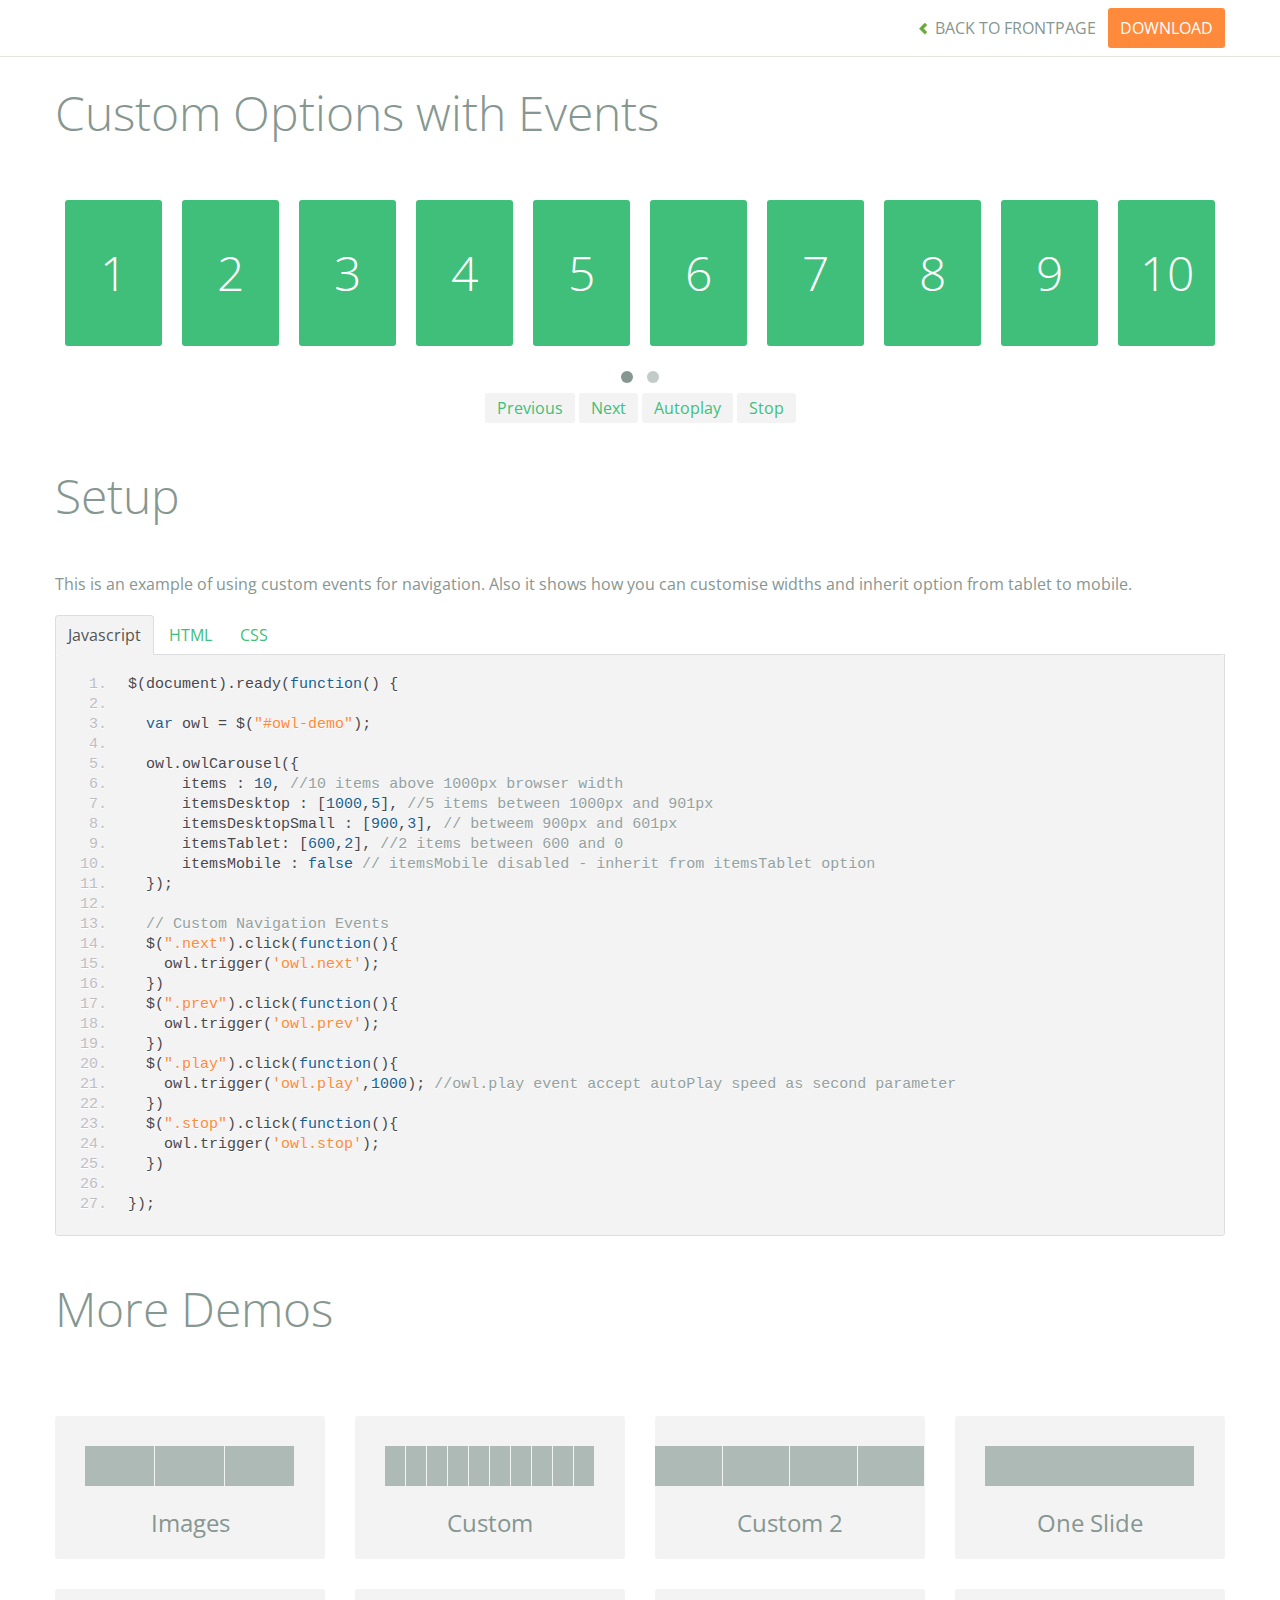
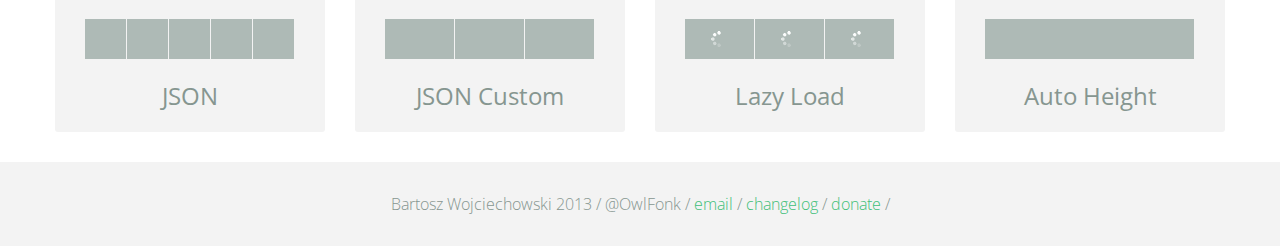
<file: images/Powerful-Customizable-jQuery-Carousel-Slider-OWL-Carousel/demos/custom.html>
<!DOCTYPE html>
<html lang="en">
  <head>
    <meta charset="utf-8">
    <title>Owl Carousel - Custom</title>
    <meta name="viewport" content="width=device-width, initial-scale=1.0">
    <meta name="description" content="jQuery Responsive Carousel - Owl Carusel">
    <meta name="author" content="Bartosz Wojciechowski">

    <link href='http://fonts.googleapis.com/css?family=Open+Sans:400italic,400,300,600,700' rel='stylesheet' type='text/css'>
    <link href="../assets/css/bootstrapTheme.css" rel="stylesheet">
    <link href="../assets/css/custom.css" rel="stylesheet">

    <!-- Owl Carousel Assets -->
    <link href="../owl-carousel/owl.carousel.css" rel="stylesheet">
    <link href="../owl-carousel/owl.theme.css" rel="stylesheet">

    <link href="../assets/js/google-code-prettify/prettify.css" rel="stylesheet">

    <!-- Le fav and touch icons -->
    <link rel="apple-touch-icon-precomposed" sizes="144x144" href="../assets/ico/apple-touch-icon-144-precomposed.png">
    <link rel="apple-touch-icon-precomposed" sizes="114x114" href="../assets/ico/apple-touch-icon-114-precomposed.png">
      <link rel="apple-touch-icon-precomposed" sizes="72x72" href="../assets/ico/apple-touch-icon-72-precomposed.png">
                    <link rel="apple-touch-icon-precomposed" href="../assets/ico/apple-touch-icon-57-precomposed.png">
                                   <link rel="shortcut icon" href="../assets/ico/favicon.png">
  </head>
  <body>

      <div id="top-nav" class="navbar navbar-fixed-top">
        <div class="navbar-inner">
          <div class="container">
            <button type="button" class="btn btn-navbar" data-toggle="collapse" data-target=".nav-collapse">
            <span class="icon-bar"></span>
            <span class="icon-bar"></span>
            <span class="icon-bar"></span>
          </button>
            <div class="nav-collapse collapse">
            <ul class="nav pull-right">
              <li><a href="../index.html"><i class="icon-chevron-left"></i> Back to Frontpage</a></li>
              <li><a href="../owl.carousel.zip" class="download download-on" data-spy="affix" data-offset-top="450">Download</a></li>
            </ul>
            <ul class="nav pull-left">
              
            </ul>
            </div>
          </div>
        </div>
      </div>
   
    <div id="title">
      <div class="container">
        <div class="row">
          <div class="span12">
            <h1>Custom Options with Events</h1>
          </div>
        </div>
      </div>
    </div>

      <div id="demo">
        <div class="container">
          <div class="row">
            <div class="span12">

              <div id="owl-demo" class="owl-carousel">
                
                <div class="item"><h1>1</h1></div>
                <div class="item"><h1>2</h1></div>
                <div class="item"><h1>3</h1></div>
                <div class="item"><h1>4</h1></div>
                <div class="item"><h1>5</h1></div>
                <div class="item"><h1>6</h1></div>
                <div class="item"><h1>7</h1></div>
                <div class="item"><h1>8</h1></div>
                <div class="item"><h1>9</h1></div>
                <div class="item"><h1>10</h1></div>
                <div class="item"><h1>11</h1></div>
                <div class="item"><h1>12</h1></div>
                <div class="item"><h1>13</h1></div>
                <div class="item"><h1>14</h1></div>
                <div class="item"><h1>15</h1></div>
                <div class="item"><h1>16</h1></div>

              </div>
              <div class="customNavigation">
                <a class="btn prev">Previous</a>
                <a class="btn next">Next</a>
                <a class="btn play">Autoplay</a>
                <a class="btn stop">Stop</a>
              </div>

            </div>
          </div>
        </div>

    </div>

    <div id="example-info">
      <div class="container">
        <div class="row">
          <div class="span12">
            <h1>Setup</h1>
            <p>This is an example of using custom events for navigation. Also it shows how you can customise widths and inherit option from tablet to mobile.
            </p>
            <ul class="nav nav-tabs" id="myTab">
              <li class="active"><a href="#javascript">Javascript</a></li>
              <li><a href="#HTML">HTML</a></li>
              <li><a href="#CSS">CSS</a></li>
            </ul>
             
            <div class="tab-content">

              <div class="tab-pane active" id="javascript">
<pre class="pre-show prettyprint linenums">
$(document).ready(function() {

  var owl = &#36;("#owl-demo")&#59;

  owl.owlCarousel({
      items : 10, //10 items above 1000px browser width
      itemsDesktop : [1000,5], //5 items between 1000px and 901px
      itemsDesktopSmall : [900,3], // betweem 900px and 601px
      itemsTablet: [600,2], //2 items between 600 and 0
      itemsMobile : false // itemsMobile disabled - inherit from itemsTablet option
  })&#59;

  // Custom Navigation Events
  $(".next").click(function(){
    owl.trigger('owl.next')&#59;
  })
  $(".prev").click(function(){
    owl.trigger('owl.prev')&#59;
  })
  $(".play").click(function(){
    owl.trigger('owl.play',1000)&#59; //owl.play event accept autoPlay speed as second parameter
  })
  $(".stop").click(function(){
    owl.trigger('owl.stop')&#59;
  })

})&#59;
</pre>

              </div>

              <div class="tab-pane" id="HTML">
<pre class="pre-show prettyprint linenums">
&lt;div id="owl-demo" class="owl-carousel owl-theme"&gt;
  &lt;div class="item"&gt;&lt;h1&gt;1&lt;/h1&gt;&lt;/div&gt;
  &lt;div class="item"&gt;&lt;h1&gt;2&lt;/h1&gt;&lt;/div&gt;
  &lt;div class="item"&gt;&lt;h1&gt;3&lt;/h1&gt;&lt;/div&gt;
  &lt;div class="item"&gt;&lt;h1&gt;4&lt;/h1&gt;&lt;/div&gt;
  &lt;div class="item"&gt;&lt;h1&gt;5&lt;/h1&gt;&lt;/div&gt;
  &lt;div class="item"&gt;&lt;h1&gt;6&lt;/h1&gt;&lt;/div&gt;
  &lt;div class="item"&gt;&lt;h1&gt;7&lt;/h1&gt;&lt;/div&gt;
  &lt;div class="item"&gt;&lt;h1&gt;8&lt;/h1&gt;&lt;/div&gt;
  &lt;div class="item"&gt;&lt;h1&gt;9&lt;/h1&gt;&lt;/div&gt;
  &lt;div class="item"&gt;&lt;h1&gt;10&lt;/h1&gt;&lt;/div&gt;
  &lt;div class="item"&gt;&lt;h1&gt;11&lt;/h1&gt;&lt;/div&gt;
  &lt;div class="item"&gt;&lt;h1&gt;12&lt;/h1&gt;&lt;/div&gt;
  &lt;div class="item"&gt;&lt;h1&gt;13&lt;/h1&gt;&lt;/div&gt;
  &lt;div class="item"&gt;&lt;h1&gt;14&lt;/h1&gt;&lt;/div&gt;
  &lt;div class="item"&gt;&lt;h1&gt;15&lt;/h1&gt;&lt;/div&gt;
  &lt;div class="item"&gt;&lt;h1&gt;16&lt;/h1&gt;&lt;/div&gt;
&lt;/div&gt;

&lt;div class="customNavigation"&gt;
  &lt;a class="btn prev"&gt;Previous&lt;/a&gt;
  &lt;a class="btn next"&gt;Next&lt;/a&gt;
  &lt;a class="btn play"&gt;Autoplay&lt;/a&gt;
  &lt;a class="btn stop"&gt;Stop&lt;/a&gt;
&lt;/div&gt;
</pre>
              </div>

              <div class="tab-pane" id="CSS">
<pre class="pre-show prettyprint linenums">
#owl-demo .item{
  background: #3fbf79;
  padding: 30px 0px;
  margin: 10px;
  color: #FFF;
  -webkit-border-radius: 3px;
  -moz-border-radius: 3px;
  border-radius: 3px;
  text-align: center;
}
.customNavigation{
  text-align: center;
}
//use styles below to disable ugly selection
.customNavigation a{
  -webkit-user-select: none;
  -khtml-user-select: none;
  -moz-user-select: none;
  -ms-user-select: none;
  user-select: none;
  -webkit-tap-highlight-color: rgba(0, 0, 0, 0);
}

</pre>
              </div>
            </div><!--End Tab Content-->

          </div>
        </div>
      </div>
    </div>

    <div id="more">
      <div class="container">

        <div class="row">
          <div class="span12">
            <h1>More Demos</h1>
          </div>
        </div>

        <div class="row demos-row">
          <div class="span3">
            <a href="images.html" class="demo-box">
              <div class="demo-wrapper demo-images clearfix">
                <div class="demo-slide"><div class="bg"></div></div>
                <div class="demo-slide"><div class="bg"></div></div>
                <div class="demo-slide"><div class="bg"></div></div>
              </div>
              <h3>Images</h3>
            </a>
          </div>

          <div class="span3">
            <a href="custom.html" class="demo-box">
              <div class="demo-wrapper demo-custom clearfix">
                <div class="demo-slide"><div class="bg"></div></div>
                <div class="demo-slide"><div class="bg"></div></div>
                <div class="demo-slide"><div class="bg"></div></div>
                <div class="demo-slide"><div class="bg"></div></div>
                <div class="demo-slide"><div class="bg"></div></div>
                <div class="demo-slide"><div class="bg"></div></div>
                <div class="demo-slide"><div class="bg"></div></div>
                <div class="demo-slide"><div class="bg"></div></div>
                <div class="demo-slide"><div class="bg"></div></div>
                <div class="demo-slide"><div class="bg"></div></div>
              </div>
              <h3>Custom</h3>
            </a>
          </div>

          <div class="span3">
            <a href="itemsCustom.html" class="demo-box">
              <div class="demo-wrapper demo-full clearfix">
                <div class="demo-slide"><div class="bg"></div></div>
                <div class="demo-slide"><div class="bg"></div></div>
                <div class="demo-slide"><div class="bg"></div></div>
                <div class="demo-slide"><div class="bg"></div></div>
              </div>
              <h3>Custom 2</h3>
            </a>
          </div>

          <div class="span3">
            <a href="one.html" class="demo-box">
              <div class="demo-wrapper demo-one clearfix">
                <div class="demo-slide"><div class="bg"></div></div>
              </div>
              <h3>One Slide</h3>
            </a>
          </div>

        </div>
        <div class="row demos-row">
          <div class="span3">
            <a href="json.html" class="demo-box">
              <div class="demo-wrapper demo-Json clearfix">
                <div class="demo-slide"><div class="bg"></div></div>
                <div class="demo-slide"><div class="bg"></div></div>
                <div class="demo-slide"><div class="bg"></div></div>
                <div class="demo-slide"><div class="bg"></div></div>
                <div class="demo-slide"><div class="bg"></div></div>
              </div>
              <h3>JSON</h3>
            </a>
          </div>

          <div class="span3">
            <a href="customJson.html" class="demo-box">
              <div class="demo-wrapper demo-Json-custom clearfix">
                <div class="demo-slide"><div class="bg"></div></div>
                <div class="demo-slide"><div class="bg"></div></div>
                <div class="demo-slide"><div class="bg"></div></div>
              </div>
              <h3>JSON Custom</h3>
            </a>
          </div>

          <div class="span3">
            <a href="lazyLoad.html" class="demo-box">
              <div class="demo-wrapper demo-lazy clearfix">
                <div class="demo-slide"><div class="bg"></div></div>
                <div class="demo-slide"><div class="bg"></div></div>
                <div class="demo-slide"><div class="bg"></div></div>
              </div>
              <h3>Lazy Load</h3>
            </a>
          </div>

          <div class="span3">
            <a href="autoHeight.html" class="demo-box">
              <div class="demo-wrapper demo-height clearfix">
                <div class="demo-slide"><div class="bg"></div></div>
              </div>
              <h3>Auto Height</h3>
            </a>
          </div>

        </div>
      </div>
    </div>


 
    <div id="footer">
      <div class="container">
        <div class="row">
          <div class="span12">
            <h5>Bartosz Wojciechowski 2013 / @OwlFonk / 
            <a href="mailto:owl@owlgraphic.com?subject=Hey Owl!">email</a> / 
            <a href="../changelog.html">changelog</a> /
            <a href="https://www.paypal.com/cgi-bin/webscr?cmd=_s-xclick&hosted_button_id=EFSGXZS7V2U9N">donate</a> / 
            <a href="https://twitter.com/share" class="twitter-share-button" data-url="http://owlgraphic.com/owlcarousel/" data-text="Awesome jQuery Owl Carousel Responsive Plugin" data-via="OwlFonk" data-count="none" data-hashtags="owlcarousel"></a>
            <script>
            var owldomain = window.location.hostname.indexOf("owlgraphic");
            if(owldomain !== -1){
              !function(d,s,id){var js,fjs=d.getElementsByTagName(s)[0],p=/^http:/.test(d.location)?'http':'https';if(!d.getElementById(id)){js=d.createElement(s);js.id=id;js.src=p+'://platform.twitter.com/widgets.js';fjs.parentNode.insertBefore(js,fjs);}}(document, 'script', 'twitter-wjs');
            }
            </script>
            </h5>
          </div>
        </div>
      </div>
    </div>


    <script src="../assets/js/jquery-1.9.1.min.js"></script> 
    <script src="../owl-carousel/owl.carousel.js"></script>


    <!-- Demo -->

    <style>
    #owl-demo .item{
        background: #3fbf79;
        padding: 30px 0px;
        margin: 10px;
        color: #FFF;
        -webkit-border-radius: 3px;
        -moz-border-radius: 3px;
        border-radius: 3px;
        text-align: center;
    }
    .customNavigation{
      text-align: center;
    }
    .customNavigation a{
      -webkit-user-select: none;
      -khtml-user-select: none;
      -moz-user-select: none;
      -ms-user-select: none;
      user-select: none;
      -webkit-tap-highlight-color: rgba(0, 0, 0, 0);
    }
    </style>


    <script>
    $(document).ready(function() {

      var owl = $("#owl-demo");

      owl.owlCarousel({

      items : 10, //10 items above 1000px browser width
      itemsDesktop : [1000,5], //5 items between 1000px and 901px
      itemsDesktopSmall : [900,3], // 3 items betweem 900px and 601px
      itemsTablet: [600,2], //2 items between 600 and 0;
      itemsMobile : false // itemsMobile disabled - inherit from itemsTablet option
      
      });

      // Custom Navigation Events
      $(".next").click(function(){
        owl.trigger('owl.next');
      })
      $(".prev").click(function(){
        owl.trigger('owl.prev');
      })
      $(".play").click(function(){
        owl.trigger('owl.play',1000);
      })
      $(".stop").click(function(){
        owl.trigger('owl.stop');
      })


    });
    </script>


    <script src="../assets/js/bootstrap-collapse.js"></script>
    <script src="../assets/js/bootstrap-transition.js"></script>
    <script src="../assets/js/bootstrap-tab.js"></script>

    <script src="../assets/js/google-code-prettify/prettify.js"></script>
    <script src="../assets/js/application.js"></script>

  </body>
</html>
</file>
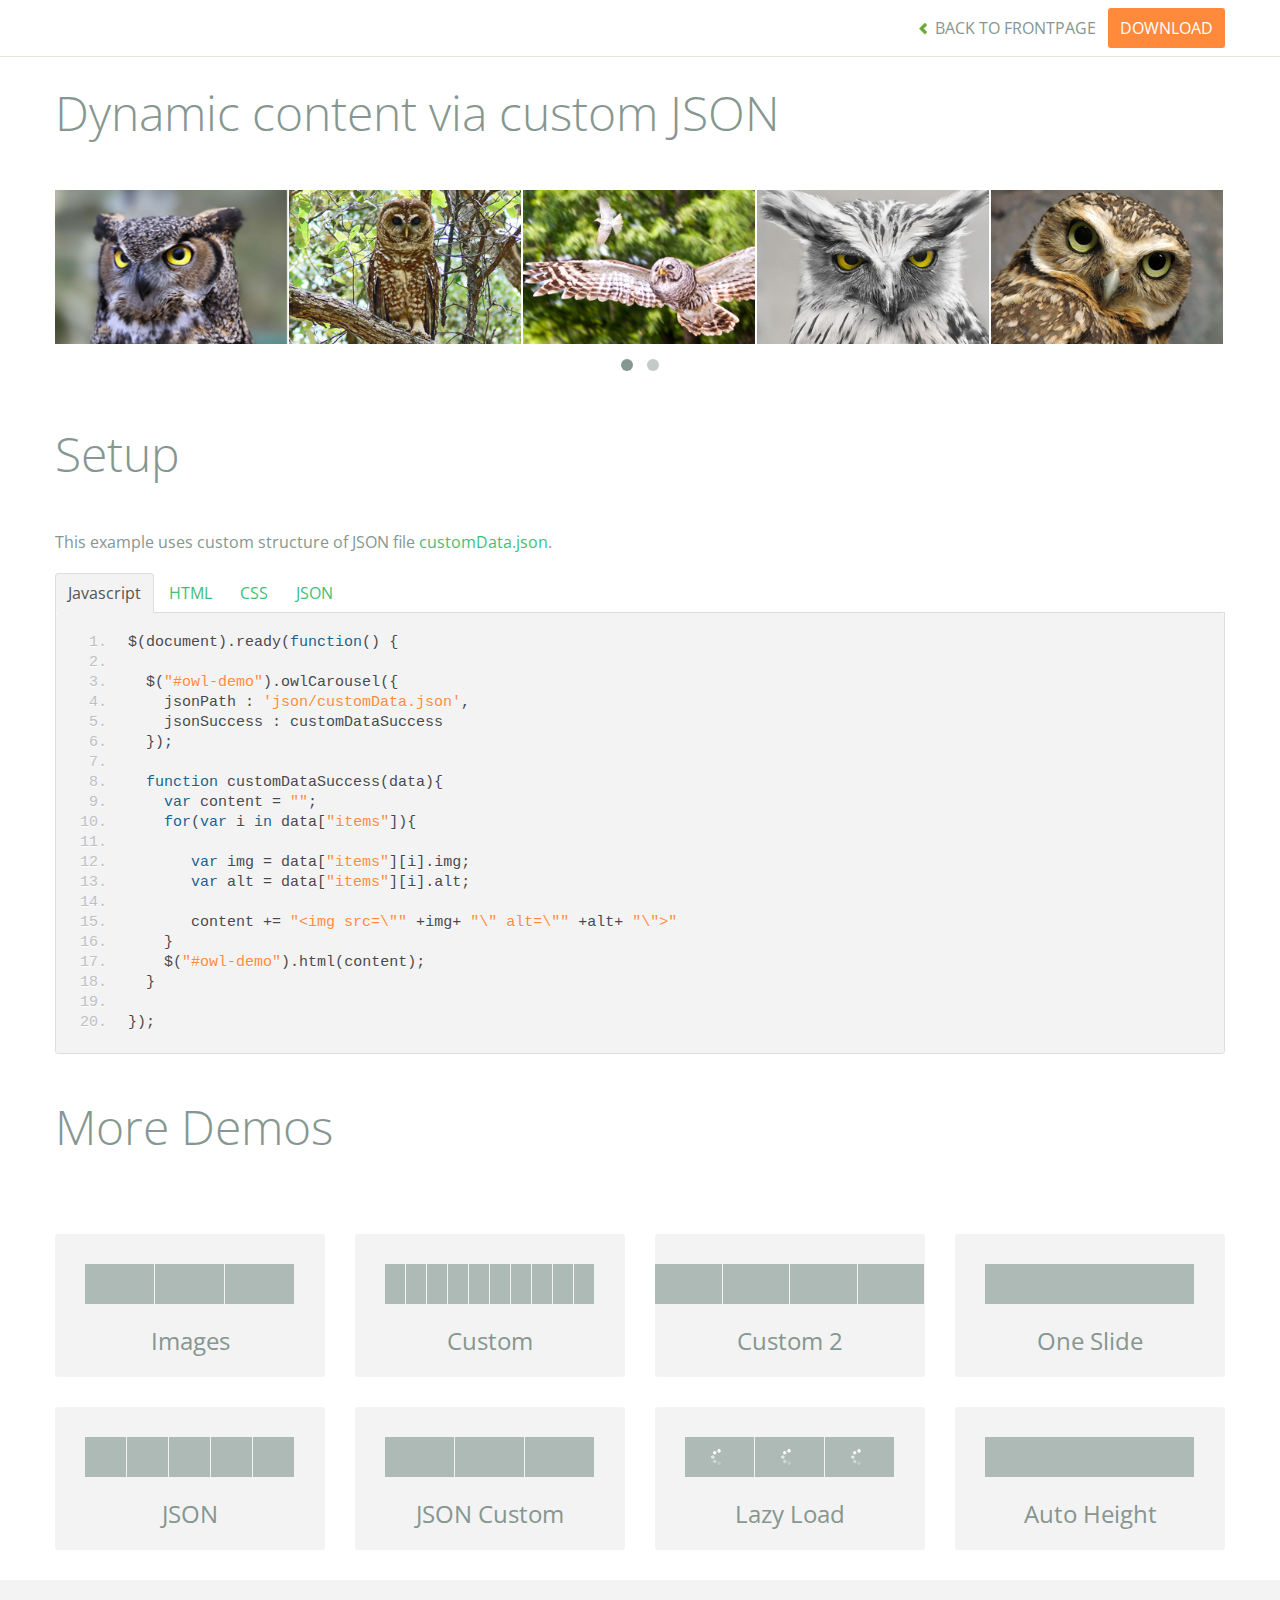
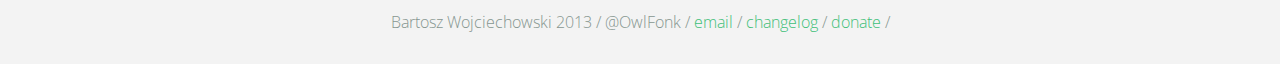
<file: images/Powerful-Customizable-jQuery-Carousel-Slider-OWL-Carousel/demos/customJson.html>
<!DOCTYPE html>
<html lang="en">
  <head>
    <meta charset="utf-8">
    <title>Owl Carousel - Dynamic content via custom JSON</title>
    <meta name="viewport" content="width=device-width, initial-scale=1.0">
    <meta name="description" content="jQuery Responsive Carousel - Owl Carusel">
    <meta name="author" content="Bartosz Wojciechowski">

    <link href='http://fonts.googleapis.com/css?family=Open+Sans:400italic,400,300,600,700' rel='stylesheet' type='text/css'>
    <link href="../assets/css/bootstrapTheme.css" rel="stylesheet">
    <link href="../assets/css/custom.css" rel="stylesheet">

    <!-- Owl Carousel Assets -->
    <link href="../owl-carousel/owl.carousel.css" rel="stylesheet">
    <link href="../owl-carousel/owl.theme.css" rel="stylesheet">

    <link href="../assets/js/google-code-prettify/prettify.css" rel="stylesheet">

    <!-- Le fav and touch icons -->
    <link rel="apple-touch-icon-precomposed" sizes="144x144" href="../assets/ico/apple-touch-icon-144-precomposed.png">
    <link rel="apple-touch-icon-precomposed" sizes="114x114" href="../assets/ico/apple-touch-icon-114-precomposed.png">
      <link rel="apple-touch-icon-precomposed" sizes="72x72" href="../assets/ico/apple-touch-icon-72-precomposed.png">
                    <link rel="apple-touch-icon-precomposed" href="../assets/ico/apple-touch-icon-57-precomposed.png">
                                   <link rel="shortcut icon" href="../assets/ico/favicon.png">
  </head>
  <body>

      <div id="top-nav" class="navbar navbar-fixed-top">
        <div class="navbar-inner">
          <div class="container">
            <button type="button" class="btn btn-navbar" data-toggle="collapse" data-target=".nav-collapse">
            <span class="icon-bar"></span>
            <span class="icon-bar"></span>
            <span class="icon-bar"></span>
          </button>
            <div class="nav-collapse collapse">
            <ul class="nav pull-right">
              <li><a href="../index.html"><i class="icon-chevron-left"></i> Back to Frontpage</a></li>
              <li><a href="../owl.carousel.zip" class="download download-on" data-spy="affix" data-offset-top="450">Download</a></li>
            </ul>
            <ul class="nav pull-left">
              
            </ul>
            </div>
          </div>
        </div>
      </div>
   
    <div id="title">
      <div class="container">
        <div class="row">
          <div class="span12">
            <h1>Dynamic content via custom JSON</h1>
          </div>
        </div>
      </div>
    </div>

      <div id="demo">
        <div class="container">
          <div class="row">
            <div class="span12">

              <div id="owl-demo" class="owl-carousel">
              </div>
            </div>
          </div>
        </div>

    </div>

    <div id="example-info">
      <div class="container">
        <div class="row">
          <div class="span12">
            <h1>Setup</h1>
            <p>This example uses custom structure of JSON file <a href="json/customData.json">customData.json</a>.
            </p>
            <ul class="nav nav-tabs" id="myTab">
              <li class="active"><a href="#javascript">Javascript</a></li>
              <li><a href="#HTML">HTML</a></li>
              <li><a href="#CSS">CSS</a></li>
              <li><a href="#JSON">JSON</a></li>
            </ul>
             
            <div class="tab-content">

              <div class="tab-pane active" id="javascript">
<pre class="pre-show prettyprint linenums">
$(document).ready(function() {

  $("#owl-demo").owlCarousel({
    jsonPath : 'json/customData.json',
    jsonSuccess : customDataSuccess
  });

  function customDataSuccess(data){
    var content = "";
    for(var i in data["items"]){
       
       var img = data["items"][i].img;
       var alt = data["items"][i].alt;

       content += "&lt;img src=\"" +img+ "\" alt=\"" +alt+ "\"&gt"
    }
    $("#owl-demo").html(content);
  }

});
</pre>  

              </div>

              <div class="tab-pane" id="HTML">
<pre class="pre-show prettyprint linenums">
&lt;div id="owl-demo" class="owl-carousel"&gt;
&lt;/div&gt;
</pre>
              </div>

              <div class="tab-pane" id="CSS">
<pre class="pre-show prettyprint linenums">
#owl-demo .item{
  background: #a1def8;
  padding: 30px 0px;
  display: block;
  margin: 5px;
  color: #FFF;
  -webkit-border-radius: 3px;
  -moz-border-radius: 3px;
  border-radius: 3px;
  text-align: center;
}

</pre>
              </div>
              <div class="tab-pane" id="JSON">
<pre class="pre-show prettyprint linenums">
{
  "items" : [
    {
      "img": "assets/owl1.jpg",
      "alt" : "Owl Image 1"
    },
    {
      "img": "assets/owl2.jpg",
      "alt" : "Owl Image 2"
    },
    {
      "img": "assets/owl3.jpg",
      "alt" : "Owl Image 1"
    },
    {
      "img": "assets/owl4.jpg",
      "alt" : "Owl Image 2"
    },
    {
      "img": "assets/owl5.jpg",
      "alt" : "Owl Image 1"
    },
    {
      "img": "assets/owl6.jpg",
      "alt" : "Owl Image 2"
    }
  ]
}
</pre>
</div>
            </div><!--End Tab Content-->

          </div>
        </div>
      </div>
    </div>

    <div id="more">
      <div class="container">

        <div class="row">
          <div class="span12">
            <h1>More Demos</h1>
          </div>
        </div>

        <div class="row demos-row">
          <div class="span3">
            <a href="images.html" class="demo-box">
              <div class="demo-wrapper demo-images clearfix">
                <div class="demo-slide"><div class="bg"></div></div>
                <div class="demo-slide"><div class="bg"></div></div>
                <div class="demo-slide"><div class="bg"></div></div>
              </div>
              <h3>Images</h3>
            </a>
          </div>

          <div class="span3">
            <a href="custom.html" class="demo-box">
              <div class="demo-wrapper demo-custom clearfix">
                <div class="demo-slide"><div class="bg"></div></div>
                <div class="demo-slide"><div class="bg"></div></div>
                <div class="demo-slide"><div class="bg"></div></div>
                <div class="demo-slide"><div class="bg"></div></div>
                <div class="demo-slide"><div class="bg"></div></div>
                <div class="demo-slide"><div class="bg"></div></div>
                <div class="demo-slide"><div class="bg"></div></div>
                <div class="demo-slide"><div class="bg"></div></div>
                <div class="demo-slide"><div class="bg"></div></div>
                <div class="demo-slide"><div class="bg"></div></div>
              </div>
              <h3>Custom</h3>
            </a>
          </div>

          <div class="span3">
            <a href="itemsCustom.html" class="demo-box">
              <div class="demo-wrapper demo-full clearfix">
                <div class="demo-slide"><div class="bg"></div></div>
                <div class="demo-slide"><div class="bg"></div></div>
                <div class="demo-slide"><div class="bg"></div></div>
                <div class="demo-slide"><div class="bg"></div></div>
              </div>
              <h3>Custom 2</h3>
            </a>
          </div>

          <div class="span3">
            <a href="one.html" class="demo-box">
              <div class="demo-wrapper demo-one clearfix">
                <div class="demo-slide"><div class="bg"></div></div>
              </div>
              <h3>One Slide</h3>
            </a>
          </div>

        </div>
        <div class="row demos-row">
          <div class="span3">
            <a href="json.html" class="demo-box">
              <div class="demo-wrapper demo-Json clearfix">
                <div class="demo-slide"><div class="bg"></div></div>
                <div class="demo-slide"><div class="bg"></div></div>
                <div class="demo-slide"><div class="bg"></div></div>
                <div class="demo-slide"><div class="bg"></div></div>
                <div class="demo-slide"><div class="bg"></div></div>
              </div>
              <h3>JSON</h3>
            </a>
          </div>

          <div class="span3">
            <a href="customJson.html" class="demo-box">
              <div class="demo-wrapper demo-Json-custom clearfix">
                <div class="demo-slide"><div class="bg"></div></div>
                <div class="demo-slide"><div class="bg"></div></div>
                <div class="demo-slide"><div class="bg"></div></div>
              </div>
              <h3>JSON Custom</h3>
            </a>
          </div>

          <div class="span3">
            <a href="lazyLoad.html" class="demo-box">
              <div class="demo-wrapper demo-lazy clearfix">
                <div class="demo-slide"><div class="bg"></div></div>
                <div class="demo-slide"><div class="bg"></div></div>
                <div class="demo-slide"><div class="bg"></div></div>
              </div>
              <h3>Lazy Load</h3>
            </a>
          </div>

          <div class="span3">
            <a href="autoHeight.html" class="demo-box">
              <div class="demo-wrapper demo-height clearfix">
                <div class="demo-slide"><div class="bg"></div></div>
              </div>
              <h3>Auto Height</h3>
            </a>
          </div>

        </div>
      </div>
    </div>


 
    <div id="footer">
      <div class="container">
        <div class="row">
          <div class="span12">
            <h5>Bartosz Wojciechowski 2013 / @OwlFonk / 
            <a href="mailto:owl@owlgraphic.com?subject=Hey Owl!">email</a> / 
            <a href="../changelog.html">changelog</a> /
            <a href="https://www.paypal.com/cgi-bin/webscr?cmd=_s-xclick&hosted_button_id=EFSGXZS7V2U9N">donate</a> / 
            <a href="https://twitter.com/share" class="twitter-share-button" data-url="http://owlgraphic.com/owlcarousel/" data-text="Awesome jQuery Owl Carousel Responsive Plugin" data-via="OwlFonk" data-count="none" data-hashtags="owlcarousel"></a>
            <script>
            var owldomain = window.location.hostname.indexOf("owlgraphic");
            if(owldomain !== -1){
              !function(d,s,id){var js,fjs=d.getElementsByTagName(s)[0],p=/^http:/.test(d.location)?'http':'https';if(!d.getElementById(id)){js=d.createElement(s);js.id=id;js.src=p+'://platform.twitter.com/widgets.js';fjs.parentNode.insertBefore(js,fjs);}}(document, 'script', 'twitter-wjs');
            }
            </script>
            </h5>
          </div>
        </div>
      </div>
    </div>


    <script src="../assets/js/jquery-1.9.1.min.js"></script> 
    <script src="../owl-carousel/owl.carousel.js"></script>


    <!-- Demo -->

    <style>
    #owl-demo img{
        display: block;
        width: 99%;
        height: auto;
    }
    </style>


    <script>
    $(document).ready(function() {

      $("#owl-demo").owlCarousel({
        jsonPath : 'json/customData.json',
        jsonSuccess : customDataSuccess
      });

      function customDataSuccess(data){
        var content = "";
        for(var i in data["items"]){
           
           var img = data["items"][i].img;
           var alt = data["items"][i].alt;

           content += "<img src=\"" +img+ "\" alt=\"" +alt+ "\">"
        }
        $("#owl-demo").html(content);
      }

    });
    </script>


    <script src="../assets/js/bootstrap-collapse.js"></script>
    <script src="../assets/js/bootstrap-transition.js"></script>
    <script src="../assets/js/bootstrap-tab.js"></script>

    <script src="../assets/js/google-code-prettify/prettify.js"></script>
	  <script src="../assets/js/application.js"></script>

  </body>
</html>
</file>
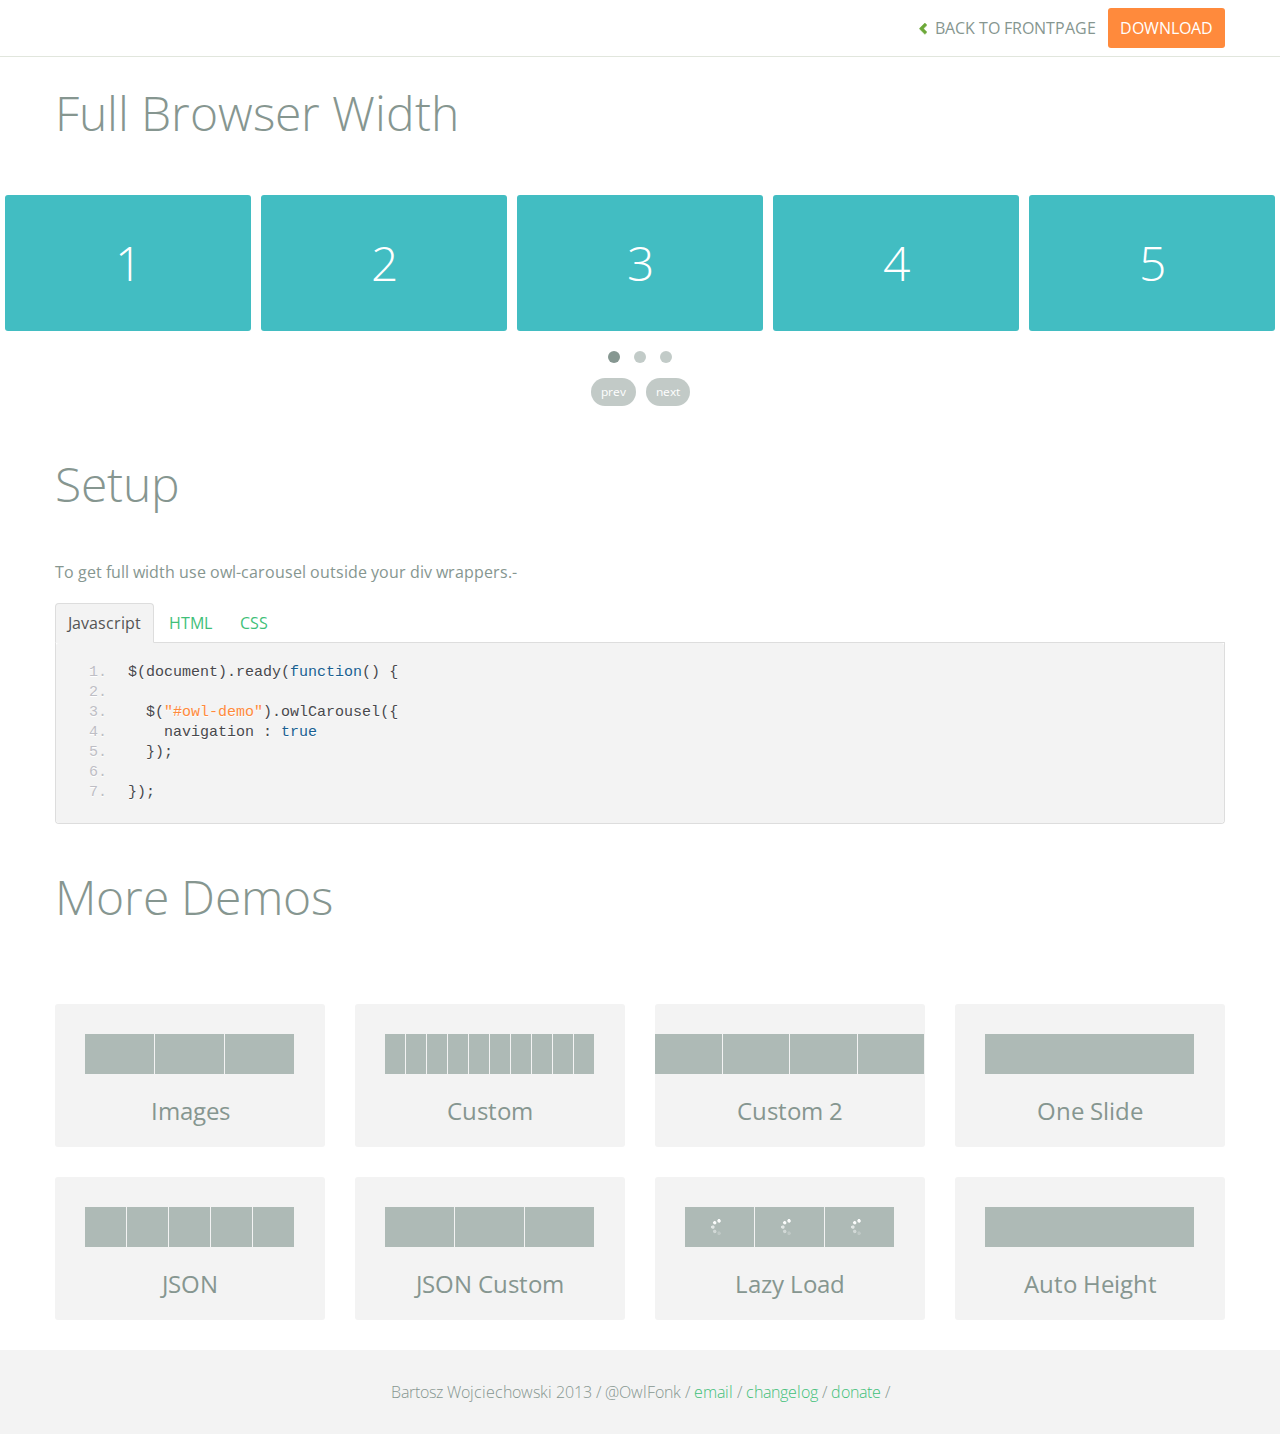
<file: images/Powerful-Customizable-jQuery-Carousel-Slider-OWL-Carousel/demos/full.html>
<!DOCTYPE html>
<html lang="en">
  <head>
    <meta charset="utf-8">
    <title>Owl Carousel - Full Width Demo</title>
    <meta name="viewport" content="width=device-width, initial-scale=1.0">
    <meta name="description" content="jQuery Responsive Carousel - Owl Carusel">
    <meta name="author" content="Bartosz Wojciechowski">
    
    <link href='http://fonts.googleapis.com/css?family=Open+Sans:400italic,400,300,600,700' rel='stylesheet' type='text/css'>
    <link href="../assets/css/bootstrapTheme.css" rel="stylesheet">
    <link href="../assets/css/custom.css" rel="stylesheet">

    <!-- Owl Carousel Assets -->
    <link href="../owl-carousel/owl.carousel.css" rel="stylesheet">
    <link href="../owl-carousel/owl.theme.css" rel="stylesheet">

    <link href="../assets/js/google-code-prettify/prettify.css" rel="stylesheet">

	
    <!-- Le fav and touch icons -->
    <link rel="apple-touch-icon-precomposed" sizes="144x144" href="../assets/ico/apple-touch-icon-144-precomposed.png">
    <link rel="apple-touch-icon-precomposed" sizes="114x114" href="../assets/ico/apple-touch-icon-114-precomposed.png">
      <link rel="apple-touch-icon-precomposed" sizes="72x72" href="../assets/ico/apple-touch-icon-72-precomposed.png">
                    <link rel="apple-touch-icon-precomposed" href="../assets/ico/apple-touch-icon-57-precomposed.png">
                                   <link rel="shortcut icon" href="../assets/ico/favicon.png">
  </head>
  <body>

      <div id="top-nav" class="navbar navbar-fixed-top">
        <div class="navbar-inner">
          <div class="container">
            <button type="button" class="btn btn-navbar" data-toggle="collapse" data-target=".nav-collapse">
            <span class="icon-bar"></span>
            <span class="icon-bar"></span>
            <span class="icon-bar"></span>
          </button>
            <div class="nav-collapse collapse">
            <ul class="nav pull-right">
              <li><a href="../index.html"><i class="icon-chevron-left"></i> Back to Frontpage</a></li>
              <li><a href="../owl.carousel.zip" class="download download-on" data-spy="affix" data-offset-top="450">Download</a></li>
            </ul>
            <ul class="nav pull-left">
              
            </ul>
            </div>
          </div>
        </div>
      </div>
   
    <div id="title">
      <div class="container">
        <div class="row">
          <div class="span12">
            <h1>Full Browser Width</h1>
          </div>
        </div>
      </div>
    </div>

      <div id="demo">

        <div id="owl-demo" class="owl-carousel">
          
          <div class="item"><h1>1</h1></div>
          <div class="item"><h1>2</h1></div>
          <div class="item"><h1>3</h1></div>
          <div class="item"><h1>4</h1></div>
          <div class="item"><h1>5</h1></div>
          <div class="item"><h1>6</h1></div>
          <div class="item"><h1>7</h1></div>
          <div class="item"><h1>8</h1></div>
          <div class="item"><h1>9</h1></div>
          <div class="item"><h1>10</h1></div>
          <div class="item"><h1>11</h1></div>
          <div class="item"><h1>12</h1></div>

        </div>

    </div>

    <div id="example-info">
      <div class="container">
        <div class="row">
          <div class="span12">
            <h1>Setup</h1>
            <p>To get full width use owl-carousel outside your div wrappers.-</p>
            <ul class="nav nav-tabs" id="myTab">
              <li class="active"><a href="#javascript">Javascript</a></li>
              <li><a href="#HTML">HTML</a></li>
              <li><a href="#CSS">CSS</a></li>
            </ul>
             
            <div class="tab-content">

              <div class="tab-pane active" id="javascript">
<pre class="pre-show prettyprint linenums">
$(document).ready(function() {

  $("#owl-demo").owlCarousel({
    navigation : true
  });

});
</pre>  

              </div>

              <div class="tab-pane" id="HTML">
<pre class="pre-show prettyprint linenums">
&lt;div id="owl-demo" class="owl-carousel owl-theme"&gt;
          
  &lt;div class="item"&gt;&lt;h1&gt;1&lt;/h1&gt;&lt;/div&gt;
  &lt;div class="item"&gt;&lt;h1&gt;2&lt;/h1&gt;&lt;/div&gt;
  &lt;div class="item"&gt;&lt;h1&gt;3&lt;/h1&gt;&lt;/div&gt;
  &lt;div class="item"&gt;&lt;h1&gt;4&lt;/h1&gt;&lt;/div&gt;
  &lt;div class="item"&gt;&lt;h1&gt;5&lt;/h1&gt;&lt;/div&gt;
  &lt;div class="item"&gt;&lt;h1&gt;6&lt;/h1&gt;&lt;/div&gt;
  &lt;div class="item"&gt;&lt;h1&gt;7&lt;/h1&gt;&lt;/div&gt;
  &lt;div class="item"&gt;&lt;h1&gt;8&lt;/h1&gt;&lt;/div&gt;
  &lt;div class="item"&gt;&lt;h1&gt;9&lt;/h1&gt;&lt;/div&gt;
  &lt;div class="item"&gt;&lt;h1&gt;10&lt;/h1&gt;&lt;/div&gt;
  &lt;div class="item"&gt;&lt;h1&gt;11&lt;/h1&gt;&lt;/div&gt;
  &lt;div class="item"&gt;&lt;h1&gt;12&lt;/h1&gt;&lt;/div&gt;

&lt;/div&gt;
</pre>
              </div>

              <div class="tab-pane" id="CSS">
<pre class="pre-show prettyprint linenums">
#owl-demo .item{
  background: #42bdc2;
  padding: 30px 0px;
  margin: 10px;
  color: #FFF;
  -webkit-border-radius: 3px;
  -moz-border-radius: 3px;
  border-radius: 3px;
  text-align: center;
}
</pre>
              </div>
            </div><!--End Tab Content-->

          </div>
        </div>
      </div>
    </div>

    <div id="more">
      <div class="container">

        <div class="row">
          <div class="span12">
            <h1>More Demos</h1>
          </div>
        </div>

        <div class="row demos-row">
          <div class="span3">
            <a href="images.html" class="demo-box">
              <div class="demo-wrapper demo-images clearfix">
                <div class="demo-slide"><div class="bg"></div></div>
                <div class="demo-slide"><div class="bg"></div></div>
                <div class="demo-slide"><div class="bg"></div></div>
              </div>
              <h3>Images</h3>
            </a>
          </div>

          <div class="span3">
            <a href="custom.html" class="demo-box">
              <div class="demo-wrapper demo-custom clearfix">
                <div class="demo-slide"><div class="bg"></div></div>
                <div class="demo-slide"><div class="bg"></div></div>
                <div class="demo-slide"><div class="bg"></div></div>
                <div class="demo-slide"><div class="bg"></div></div>
                <div class="demo-slide"><div class="bg"></div></div>
                <div class="demo-slide"><div class="bg"></div></div>
                <div class="demo-slide"><div class="bg"></div></div>
                <div class="demo-slide"><div class="bg"></div></div>
                <div class="demo-slide"><div class="bg"></div></div>
                <div class="demo-slide"><div class="bg"></div></div>
              </div>
              <h3>Custom</h3>
            </a>
          </div>

          <div class="span3">
            <a href="itemsCustom.html" class="demo-box">
              <div class="demo-wrapper demo-full clearfix">
                <div class="demo-slide"><div class="bg"></div></div>
                <div class="demo-slide"><div class="bg"></div></div>
                <div class="demo-slide"><div class="bg"></div></div>
                <div class="demo-slide"><div class="bg"></div></div>
              </div>
              <h3>Custom 2</h3>
            </a>
          </div>

          <div class="span3">
            <a href="one.html" class="demo-box">
              <div class="demo-wrapper demo-one clearfix">
                <div class="demo-slide"><div class="bg"></div></div>
              </div>
              <h3>One Slide</h3>
            </a>
          </div>

        </div>
        <div class="row demos-row">
          <div class="span3">
            <a href="json.html" class="demo-box">
              <div class="demo-wrapper demo-Json clearfix">
                <div class="demo-slide"><div class="bg"></div></div>
                <div class="demo-slide"><div class="bg"></div></div>
                <div class="demo-slide"><div class="bg"></div></div>
                <div class="demo-slide"><div class="bg"></div></div>
                <div class="demo-slide"><div class="bg"></div></div>
              </div>
              <h3>JSON</h3>
            </a>
          </div>

          <div class="span3">
            <a href="customJson.html" class="demo-box">
              <div class="demo-wrapper demo-Json-custom clearfix">
                <div class="demo-slide"><div class="bg"></div></div>
                <div class="demo-slide"><div class="bg"></div></div>
                <div class="demo-slide"><div class="bg"></div></div>
              </div>
              <h3>JSON Custom</h3>
            </a>
          </div>

          <div class="span3">
            <a href="lazyLoad.html" class="demo-box">
              <div class="demo-wrapper demo-lazy clearfix">
                <div class="demo-slide"><div class="bg"></div></div>
                <div class="demo-slide"><div class="bg"></div></div>
                <div class="demo-slide"><div class="bg"></div></div>
              </div>
              <h3>Lazy Load</h3>
            </a>
          </div>

          <div class="span3">
            <a href="autoHeight.html" class="demo-box">
              <div class="demo-wrapper demo-height clearfix">
                <div class="demo-slide"><div class="bg"></div></div>
              </div>
              <h3>Auto Height</h3>
            </a>
          </div>

        </div>
      </div>
    </div>


 
    <div id="footer">
      <div class="container">
        <div class="row">
          <div class="span12">
            <h5>Bartosz Wojciechowski 2013 / @OwlFonk / 
            <a href="mailto:owl@owlgraphic.com?subject=Hey Owl!">email</a> / 
            <a href="../changelog.html">changelog</a> /
            <a href="https://www.paypal.com/cgi-bin/webscr?cmd=_s-xclick&hosted_button_id=EFSGXZS7V2U9N">donate</a> / 
            <a href="https://twitter.com/share" class="twitter-share-button" data-url="http://owlgraphic.com/owlcarousel/" data-text="Awesome jQuery Owl Carousel Responsive Plugin" data-via="OwlFonk" data-count="none" data-hashtags="owlcarousel"></a>
            <script>
            var owldomain = window.location.hostname.indexOf("owlgraphic");
            if(owldomain !== -1){
              !function(d,s,id){var js,fjs=d.getElementsByTagName(s)[0],p=/^http:/.test(d.location)?'http':'https';if(!d.getElementById(id)){js=d.createElement(s);js.id=id;js.src=p+'://platform.twitter.com/widgets.js';fjs.parentNode.insertBefore(js,fjs);}}(document, 'script', 'twitter-wjs');
            }
            </script>
            </h5>
          </div>
        </div>
      </div>
    </div>


    <script src="../assets/js/jquery-1.9.1.min.js"></script> 
    <script src="../owl-carousel/owl.carousel.js"></script>

    <!-- Demo -->

    <style>
    #owl-demo .item{
        background: #42bdc2;
        padding: 30px 0px;
        margin: 5px;
        color: #FFF;
        -webkit-border-radius: 3px;
        -moz-border-radius: 3px;
        border-radius: 3px;
        text-align: center;
    }
    </style>

    <script>
    $(document).ready(function() {
      $("#owl-demo").owlCarousel({
        navigation : true
      });
    });

    </script>
    

    <script src="../assets/js/bootstrap-collapse.js"></script>
    <script src="../assets/js/bootstrap-transition.js"></script>
    <script src="../assets/js/bootstrap-tab.js"></script>

    <script src="../assets/js/google-code-prettify/prettify.js"></script>
	  <script src="../assets/js/application.js"></script>

  </body>
</html>
</file>
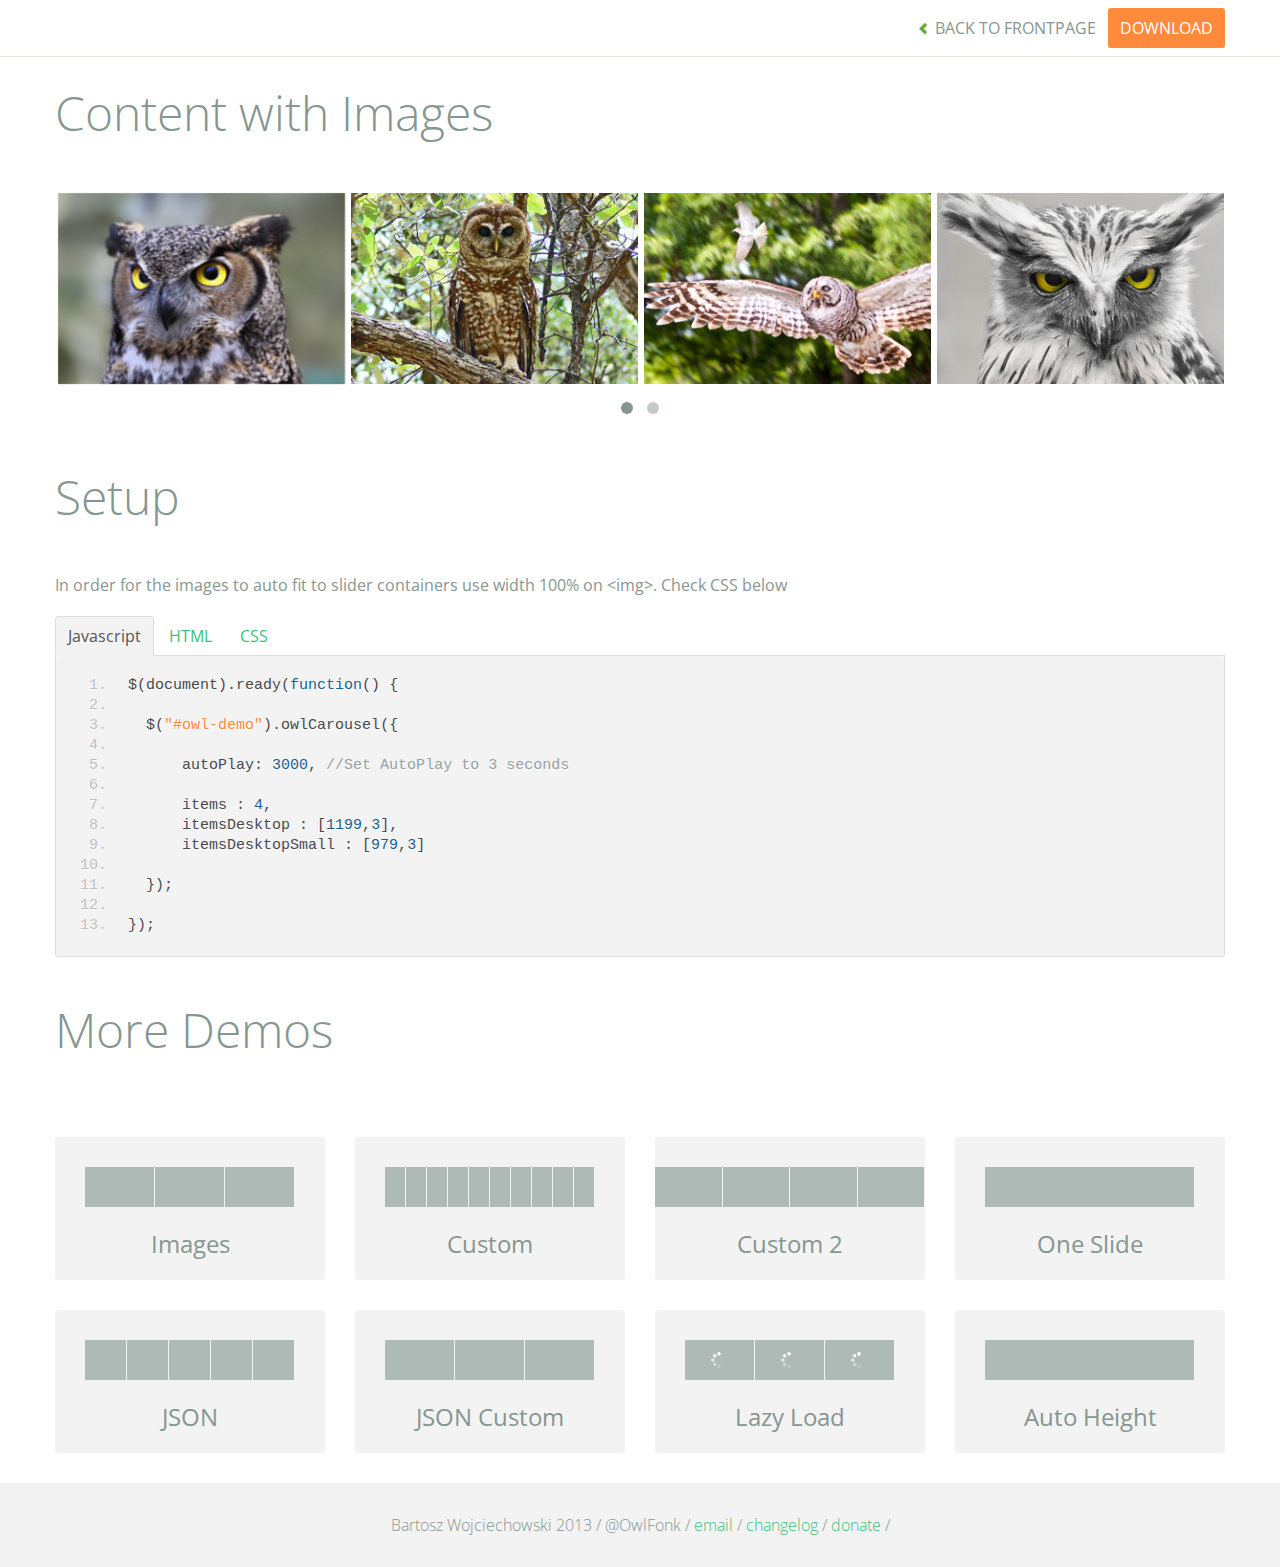
<file: images/Powerful-Customizable-jQuery-Carousel-Slider-OWL-Carousel/demos/images.html>
<!DOCTYPE html>
<html lang="en">
  <head>
    <meta charset="utf-8">
    <title>Owl Carousel - Images Demo</title>
    <meta name="viewport" content="width=device-width, initial-scale=1.0">
    <meta name="description" content="jQuery Responsive Carousel - Owl Carusel">
    <meta name="author" content="Bartosz Wojciechowski">
    
    <link href='http://fonts.googleapis.com/css?family=Open+Sans:400italic,400,300,600,700' rel='stylesheet' type='text/css'>
    <link href="../assets/css/bootstrapTheme.css" rel="stylesheet">
    <link href="../assets/css/custom.css" rel="stylesheet">

    <!-- Owl Carousel Assets -->
    <link href="../owl-carousel/owl.carousel.css" rel="stylesheet">
    <link href="../owl-carousel/owl.theme.css" rel="stylesheet">

    <!-- Prettify -->
    <link href="../assets/js/google-code-prettify/prettify.css" rel="stylesheet">
    

    <!-- Le fav and touch icons -->
    <link rel="apple-touch-icon-precomposed" sizes="144x144" href="../assets/ico/apple-touch-icon-144-precomposed.png">
    <link rel="apple-touch-icon-precomposed" sizes="114x114" href="../assets/ico/apple-touch-icon-114-precomposed.png">
      <link rel="apple-touch-icon-precomposed" sizes="72x72" href="../assets/ico/apple-touch-icon-72-precomposed.png">
                    <link rel="apple-touch-icon-precomposed" href="../assets/ico/apple-touch-icon-57-precomposed.png">
                                   <link rel="shortcut icon" href="../assets/ico/favicon.png">
  </head>
  <body>

      <div id="top-nav" class="navbar navbar-fixed-top">
        <div class="navbar-inner">
          <div class="container">
            <button type="button" class="btn btn-navbar" data-toggle="collapse" data-target=".nav-collapse">
            <span class="icon-bar"></span>
            <span class="icon-bar"></span>
            <span class="icon-bar"></span>
          </button>
            <div class="nav-collapse collapse">
            <ul class="nav pull-right">
              <li><a href="../index.html"><i class="icon-chevron-left"></i> Back to Frontpage</a></li>
              <li><a href="../owl.carousel.zip" class="download download-on" data-spy="affix" data-offset-top="450">Download</a></li>
            </ul>
            <ul class="nav pull-left">
              
            </ul>
            </div>
          </div>
        </div>
      </div>
   
    <div id="title">
      <div class="container">
        <div class="row">
          <div class="span12">
            <h1>Content with Images</h1>
          </div>
        </div>
      </div>
    </div>

      <div id="demo">
        <div class="container">
          <div class="row">
            <div class="span12">

              <div id="owl-demo" class="owl-carousel">
                <div class="item"><img src="assets/owl1.jpg" alt="Owl Image"></div>
                <div class="item"><img src="assets/owl2.jpg" alt="Owl Image"></div>
                <div class="item"><img src="assets/owl3.jpg" alt="Owl Image"></div>
                <div class="item"><img src="assets/owl4.jpg" alt="Owl Image"></div>
                <div class="item"><img src="assets/owl5.jpg" alt="Owl Image"></div>
                <div class="item"><img src="assets/owl6.jpg" alt="Owl Image"></div>
                <div class="item"><img src="assets/owl7.jpg" alt="Owl Image"></div>
                <div class="item"><img src="assets/owl8.jpg" alt="Owl Image"></div>
              </div>
              
            </div>
          </div>
        </div>

    </div>

    <div id="example-info">
      <div class="container">
        <div class="row">
          <div class="span12">
            <h1>Setup</h1>
            <p>In order for the images to auto fit to slider containers use width 100% on &lt;img&gt;. Check CSS below</p>
            <ul class="nav nav-tabs" id="myTab">
              <li class="active"><a href="#javascript">Javascript</a></li>
              <li><a href="#HTML">HTML</a></li>
              <li><a href="#CSS">CSS</a></li>
            </ul>
             
            <div class="tab-content">

              <div class="tab-pane active" id="javascript">
<pre class="pre-show prettyprint linenums">
$(document).ready(function() {

  $("#owl-demo").owlCarousel({

      autoPlay: 3000, //Set AutoPlay to 3 seconds

      items : 4,
      itemsDesktop : [1199,3],
      itemsDesktopSmall : [979,3]

  });

});
</pre>  

              </div>

              <div class="tab-pane" id="HTML">
<pre class="pre-show prettyprint linenums">
&lt;div id="owl-demo"&gt;
          
  &lt;div class="item"&gt;&lt;img src="assets/owl1.jpg" alt="Owl Image"&gt;&lt;/div&gt;
  &lt;div class="item"&gt;&lt;img src="assets/owl2.jpg" alt="Owl Image"&gt;&lt;/div&gt;
  &lt;div class="item"&gt;&lt;img src="assets/owl3.jpg" alt="Owl Image"&gt;&lt;/div&gt;
  &lt;div class="item"&gt;&lt;img src="assets/owl4.jpg" alt="Owl Image"&gt;&lt;/div&gt;
  &lt;div class="item"&gt;&lt;img src="assets/owl5.jpg" alt="Owl Image"&gt;&lt;/div&gt;
  &lt;div class="item"&gt;&lt;img src="assets/owl6.jpg" alt="Owl Image"&gt;&lt;/div&gt;
  &lt;div class="item"&gt;&lt;img src="assets/owl7.jpg" alt="Owl Image"&gt;&lt;/div&gt;
  &lt;div class="item"&gt;&lt;img src="assets/owl8.jpg" alt="Owl Image"&gt;&lt;/div&gt;

&lt;/div&gt;
</pre>
              </div>

              <div class="tab-pane" id="CSS">
<pre class="pre-show prettyprint linenums">
#owl-demo .item{
  margin: 3px;
}
#owl-demo .item img{
  display: block;
  width: 100%;
  height: auto;
}
</pre>
              </div>
            </div><!--End Tab Content-->

          </div>
        </div>
      </div>
    </div>

    <div id="more">
      <div class="container">

        <div class="row">
          <div class="span12">
            <h1>More Demos</h1>
          </div>
        </div>

        <div class="row demos-row">
          <div class="span3">
            <a href="images.html" class="demo-box">
              <div class="demo-wrapper demo-images clearfix">
                <div class="demo-slide"><div class="bg"></div></div>
                <div class="demo-slide"><div class="bg"></div></div>
                <div class="demo-slide"><div class="bg"></div></div>
              </div>
              <h3>Images</h3>
            </a>
          </div>

          <div class="span3">
            <a href="custom.html" class="demo-box">
              <div class="demo-wrapper demo-custom clearfix">
                <div class="demo-slide"><div class="bg"></div></div>
                <div class="demo-slide"><div class="bg"></div></div>
                <div class="demo-slide"><div class="bg"></div></div>
                <div class="demo-slide"><div class="bg"></div></div>
                <div class="demo-slide"><div class="bg"></div></div>
                <div class="demo-slide"><div class="bg"></div></div>
                <div class="demo-slide"><div class="bg"></div></div>
                <div class="demo-slide"><div class="bg"></div></div>
                <div class="demo-slide"><div class="bg"></div></div>
                <div class="demo-slide"><div class="bg"></div></div>
              </div>
              <h3>Custom</h3>
            </a>
          </div>

          <div class="span3">
            <a href="itemsCustom.html" class="demo-box">
              <div class="demo-wrapper demo-full clearfix">
                <div class="demo-slide"><div class="bg"></div></div>
                <div class="demo-slide"><div class="bg"></div></div>
                <div class="demo-slide"><div class="bg"></div></div>
                <div class="demo-slide"><div class="bg"></div></div>
              </div>
              <h3>Custom 2</h3>
            </a>
          </div>

          <div class="span3">
            <a href="one.html" class="demo-box">
              <div class="demo-wrapper demo-one clearfix">
                <div class="demo-slide"><div class="bg"></div></div>
              </div>
              <h3>One Slide</h3>
            </a>
          </div>

        </div>
        <div class="row demos-row">
          <div class="span3">
            <a href="json.html" class="demo-box">
              <div class="demo-wrapper demo-Json clearfix">
                <div class="demo-slide"><div class="bg"></div></div>
                <div class="demo-slide"><div class="bg"></div></div>
                <div class="demo-slide"><div class="bg"></div></div>
                <div class="demo-slide"><div class="bg"></div></div>
                <div class="demo-slide"><div class="bg"></div></div>
              </div>
              <h3>JSON</h3>
            </a>
          </div>

          <div class="span3">
            <a href="customJson.html" class="demo-box">
              <div class="demo-wrapper demo-Json-custom clearfix">
                <div class="demo-slide"><div class="bg"></div></div>
                <div class="demo-slide"><div class="bg"></div></div>
                <div class="demo-slide"><div class="bg"></div></div>
              </div>
              <h3>JSON Custom</h3>
            </a>
          </div>

          <div class="span3">
            <a href="lazyLoad.html" class="demo-box">
              <div class="demo-wrapper demo-lazy clearfix">
                <div class="demo-slide"><div class="bg"></div></div>
                <div class="demo-slide"><div class="bg"></div></div>
                <div class="demo-slide"><div class="bg"></div></div>
              </div>
              <h3>Lazy Load</h3>
            </a>
          </div>

          <div class="span3">
            <a href="autoHeight.html" class="demo-box">
              <div class="demo-wrapper demo-height clearfix">
                <div class="demo-slide"><div class="bg"></div></div>
              </div>
              <h3>Auto Height</h3>
            </a>
          </div>

        </div>
      </div>
    </div>


 
    <div id="footer">
      <div class="container">
        <div class="row">
          <div class="span12">
            <h5>Bartosz Wojciechowski 2013 / @OwlFonk / 
            <a href="mailto:owl@owlgraphic.com?subject=Hey Owl!">email</a> / 
            <a href="../changelog.html">changelog</a> /
            <a href="https://www.paypal.com/cgi-bin/webscr?cmd=_s-xclick&hosted_button_id=EFSGXZS7V2U9N">donate</a> / 
            <a href="https://twitter.com/share" class="twitter-share-button" data-url="http://owlgraphic.com/owlcarousel/" data-text="Awesome jQuery Owl Carousel Responsive Plugin" data-via="OwlFonk" data-count="none" data-hashtags="owlcarousel"></a>
            <script>
            var owldomain = window.location.hostname.indexOf("owlgraphic");
            if(owldomain !== -1){
              !function(d,s,id){var js,fjs=d.getElementsByTagName(s)[0],p=/^http:/.test(d.location)?'http':'https';if(!d.getElementById(id)){js=d.createElement(s);js.id=id;js.src=p+'://platform.twitter.com/widgets.js';fjs.parentNode.insertBefore(js,fjs);}}(document, 'script', 'twitter-wjs');
            }
            </script>
            </h5>
          </div>
        </div>
      </div>
    </div>


    <script src="../assets/js/jquery-1.9.1.min.js"></script> 
    <script src="../owl-carousel/owl.carousel.js"></script>


    <!-- Demo -->

    <style>
    #owl-demo .item{
        margin: 3px;
    }
    #owl-demo .item img{
        display: block;
        width: 100%;
        height: auto;
    }
    </style>


    <script>
    $(document).ready(function() {
      $("#owl-demo").owlCarousel({
        autoPlay: 3000,
        items : 4,
        itemsDesktop : [1199,3],
        itemsDesktopSmall : [979,3]
      });

    });
    </script>

    <script src="../assets/js/bootstrap-collapse.js"></script>
    <script src="../assets/js/bootstrap-transition.js"></script>
    <script src="../assets/js/bootstrap-tab.js"></script>

    <script src="../assets/js/google-code-prettify/prettify.js"></script>
	  <script src="../assets/js/application.js"></script>

  </body>
</html>
</file>
<file: images/Powerful-Customizable-jQuery-Carousel-Slider-OWL-Carousel/assets/js/google-code-prettify/prettify.css>
.com { color: #93a1a1; }
.lit { color: #195f91; }
.pun, .opn, .clo { color: #93a1a1; }
.fun { color: #dc322f; }
.str, .atv { color: #ff8a3c; }
.kwd, .prettyprint .tag { color: #195f91; }
.typ, .atn, .dec, .var { color: #3fbf79; }
.pln { color: #48484c; }
.pun{ color:#48484c; }
pre.prettyprint {
  padding: 20px;
  background-color: #f3f3f3;
  border: 0px solid #e1e1e8;
}


/* Specify class=linenums on a pre to get line numbering */
ol.linenums {
  margin: 0 0 0 40px; /* IE indents via margin-left */
}
ol.linenums li {
  padding-left: 12px;
  color: #bebec5;
  line-height: 20px;
  text-shadow: 0 1px 0 #fff;
}
</file>
<file: images/Powerful-Customizable-jQuery-Carousel-Slider-OWL-Carousel/assets/css/custom.css>
/* Owl Carousel Bootstrap Custom CSS */

/* Header Navigation */
#top-nav{
	border-bottom: 1px solid #e1e6dd;
	background: #FFF;
	-webkit-transform: translateZ(0)

}
#top-nav.navbar{
	margin-bottom: 0px;

}
#top-nav.navbar .nav{
	margin: 8px 0px;
}
	
#top-nav.navbar .nav > li > a {
	padding: 6px 12px;
	margin: 0px;
	text-transform: uppercase;
	font-weight: 400;

	-webkit-transition: background-color 200ms ease;
	-moz-transition: background-color 200ms ease;
	-o-transition: background-color 200ms ease;
	transition: background-color 200ms ease;
}
#top-nav.navbar .nav > li > a.download{
	-webkit-border-radius: 3px;
	-moz-border-radius: 3px;
	border-radius: 3px;
}

#top-nav.navbar .nav > li > a.download-on{
	background-color: #ff8a3c;
	color: #ffffff;
}
#top-nav.navbar .nav > li > a.download-on:hover{
	color: #ffffff;
	background-color: #ff7920;
}
.btn-navbar span.icon-bar{
	margin-top: 0px;
}

/* Header  */

#header{
	background: #f1f1f1;
	padding: 100px 0 100px;
}
#header h1{
	color: #7fc242;
	margin-bottom: 10px;
	margin-top: 40px;
}
#header h3{
	margin-bottom: 30px;
	width: 400px;
}
#header .btn-success {
	padding: 15px 30px;
	margin-bottom: 5px;
}
#header .logo{
	display: block;
	margin-top:60px;
	float: right
}
img.arrow-down{
	margin: 0 auto;
	display: block;
}
h1{
	margin-top: 80px;
}

pre.pre-show{
	margin: 40px 0px;

}
.tab-content pre.pre-show{
	margin: 0px 0px 0px 0px;
}
.nav-tabs{
	margin-top: 20px;
	margin-bottom: 0px;
	
}
.tab-content{
	border-left: 1px solid #ddd;
	border-right: 1px solid #ddd;
	border-bottom: 1px solid #ddd;
	-webkit-border-radius: 0px 0px 4px 4px;
	-moz-border-radius: 0px 0px 4px 4px;
	border-radius: 0px 0px 4px 4px;
	
}
/* Content */
.table th, .table td {
padding: 8px 12px;
}

/* Footer */

#footer{
	padding: 20px 0px;
	background: #f3f3f3;
	text-align: center
}
.twitter-share-button{
	top: 4px;
	position: relative;
}

/* Demo Slides */

#owl-example .item{
	padding: 30px 0px;
	margin: 10px;
	color: #FFF;
	-webkit-border-radius: 3px;
	-moz-border-radius: 3px;
	border-radius: 3px;
	text-align: center;
}
#owl-example .item img{
	width: auto;
	margin: 0 auto;
	display: block;
}
#owl-example .item h3{
	font-size: 28px;
	font-weight: 300;
	margin: 25px 0 0;
}
#owl-example .item h4{
	margin: 5px 0 0;
	font-size: 18px;
}
.item h1{
	margin: inherit;
}

.orange{
	background: #ff8a3c;
}
.darkCyan{
	background: #42bdc2;
}
.forestGreen{
	background: #7fc242;
}
.yellow {
	background: #ffd800;
}
.dodgerBlue {
	background: #388bd1;
}
.skyBlue {
	background: #a1def8;
}
.zombieGreen {
	background: #3fbf79;
}
.violet {
	background: #db6ac5;
}
.yellowLight {
	background: #fee664;
}
.steelGray {
	background: #cad3d0;
}

/* More Demo Box */

#example-info h1,
#more h1{
	margin-top: 40px;
}
.demos-row{
	margin-top: 30px;
	margin-bottom: 30px;
}
.demo-page{
	margin-top: 0px;
	margin-bottom: 100px;
}
.demo-box{
	display: block;
	background: #f3f3f3;
	text-align: center;
	font-size: 18px;
	-webkit-border-radius: 3px;
	-moz-border-radius: 3px;
	border-radius: 3px;
}
.demo-box h3{
	padding-bottom:20px;
	margin: 0px;
	color: #869690;
}
.demo-box:hover{
	text-decoration: none;
}
.demo-wrapper{
	padding: 30px 0px 20px 0px;
	padding-left: 30px;
	padding-right: 30px;
}
.demo-slide {
	float: left;
}
.demo-slide .bg{
	background: #aebab6;
	margin-right: 1px;
	height: 100%;
}
.demo-box:hover .demo-slide .bg{
	background: #7fc242;
}
/* Images */
.demo-images .demo-slide{
	height: 40px;
	width: 33.3333333%;
}

/* Full */
.demo-full {
	padding-left: 0px;
	padding-right: 0px;
}
.demo-full .demo-slide{
	height: 40px;
	width: 25%;
}

/* Custom */
.demo-custom .demo-slide{
	height: 40px;
	width: 10%;
}
/* One */
.demo-one .demo-slide{
	height: 40px;
	width: 100%;
}

/* json */

.demo-Json .demo-slide {
	height: 40px;
	width: 20%;
}
.demo-Json-custom .demo-slide{
	height: 40px;
	width: 33.3333333%;
}
/* loading icon */

.demo-lazy .demo-slide{
	height: 40px;
	width: 33.3333333%;
}
.demo-lazy .demo-slide .bg{
background: url('../img/AjaxLoader.gif') no-repeat center center #aebab6;
}

/* Auto Height */
.demo-height .demo-slide{
	height: 40px;
	width: 100%;
}

/* Changelog  */
#changelog{
	margin-bottom: 40px;
}
#changelog .label{
	margin-bottom:10px;
}
#changelog .log{
	margin-bottom: 30px;
	padding-bottom: 30px;
	border-bottom: 1px solid #e1e6dd;
}
/* Faq */
#faq dt {
	line-height: 26px;
}
#faq dd{
	line-height: 22px;
	margin-bottom: 20px;
}



/* Responsive Stuff */


@media (max-width: 979px) {
	.navbar-fixed-top .navbar-inner, .navbar-fixed-bottom .navbar-inner {
	padding: 0px;
	}
	.navbar-fixed-top, .navbar-fixed-bottom {
	position: fixed;
	}
}
@media (max-width: 768px) {
	.navbar.navbar-fixed-top{
		position: static;
	}
	.btn.btn-navbar{
		margin: 9px 20px 9px 8px;
		padding: 10px 10px;
	}
	.nav-collapse .nav > li{
		border-top: 1px solid #e1e6dd;
		text-align: center
	}
	#header .logo{
		margin-top:40px;
		margin: 20px auto 0px;
		float: none;
		height: 150px;
	}
	#header {
		text-align: center;
		padding: 60px 0px 30px;
	}
	#header h1{
		margin: 10px 0;
	}
	#header h3{
	margin-bottom: 10px;
	width: auto;
	padding: 0px 20px;
	}
	h1 {
		font-size: 38px;
		margin: 20px 0;
	}
	h2 {
		font-size: 24px;
	}
	h3 {
		font-size: 20px;
	}
	h4 {
		font-size: 16px;
	}
	h5 {
		font-size: 13px;
	}
	h6 {
		font-size: 12px;
	}

}


@media (max-width: 480px) {
	.navbar-fixed-top, .navbar-fixed-bottom {
	position: static;
	}
	#header {
		text-align: center;
		padding: 20px 0px 20px;
	}
	#header .logo{
		margin-top:0px;
	}

}

/*
NO MORE TABLES!! ;)
*/
@media (max-width: 767px) {

	.hp-table table, .hp-table thead, .hp-table .hp-table tbody, .hp-table th, .hp-table td, .hp-table tr { 
		display: block; 
	}
	.hp-table thead tr { 
		display: none;
	}
	.hp-table tr { border: 0px solid #ccc; margin-bottom: 10px; }
	
	.hp-table td:before { 
		top: 6px;
		left: 6px;
		width: 45%; 
		padding-right: 10px; 
		white-space: nowrap;
	}

	.hp-table td:nth-of-type(2):before { 
		content: "Default:";
		font-weight: bold;
	}
	.hp-table td:nth-of-type(3):before { 
		content: "Type:";
		font-weight: bold;
	}
	.hp-table td:nth-of-type(4):before { 
		content: "Description:";
		font-weight: bold;
	}
}
</file>
